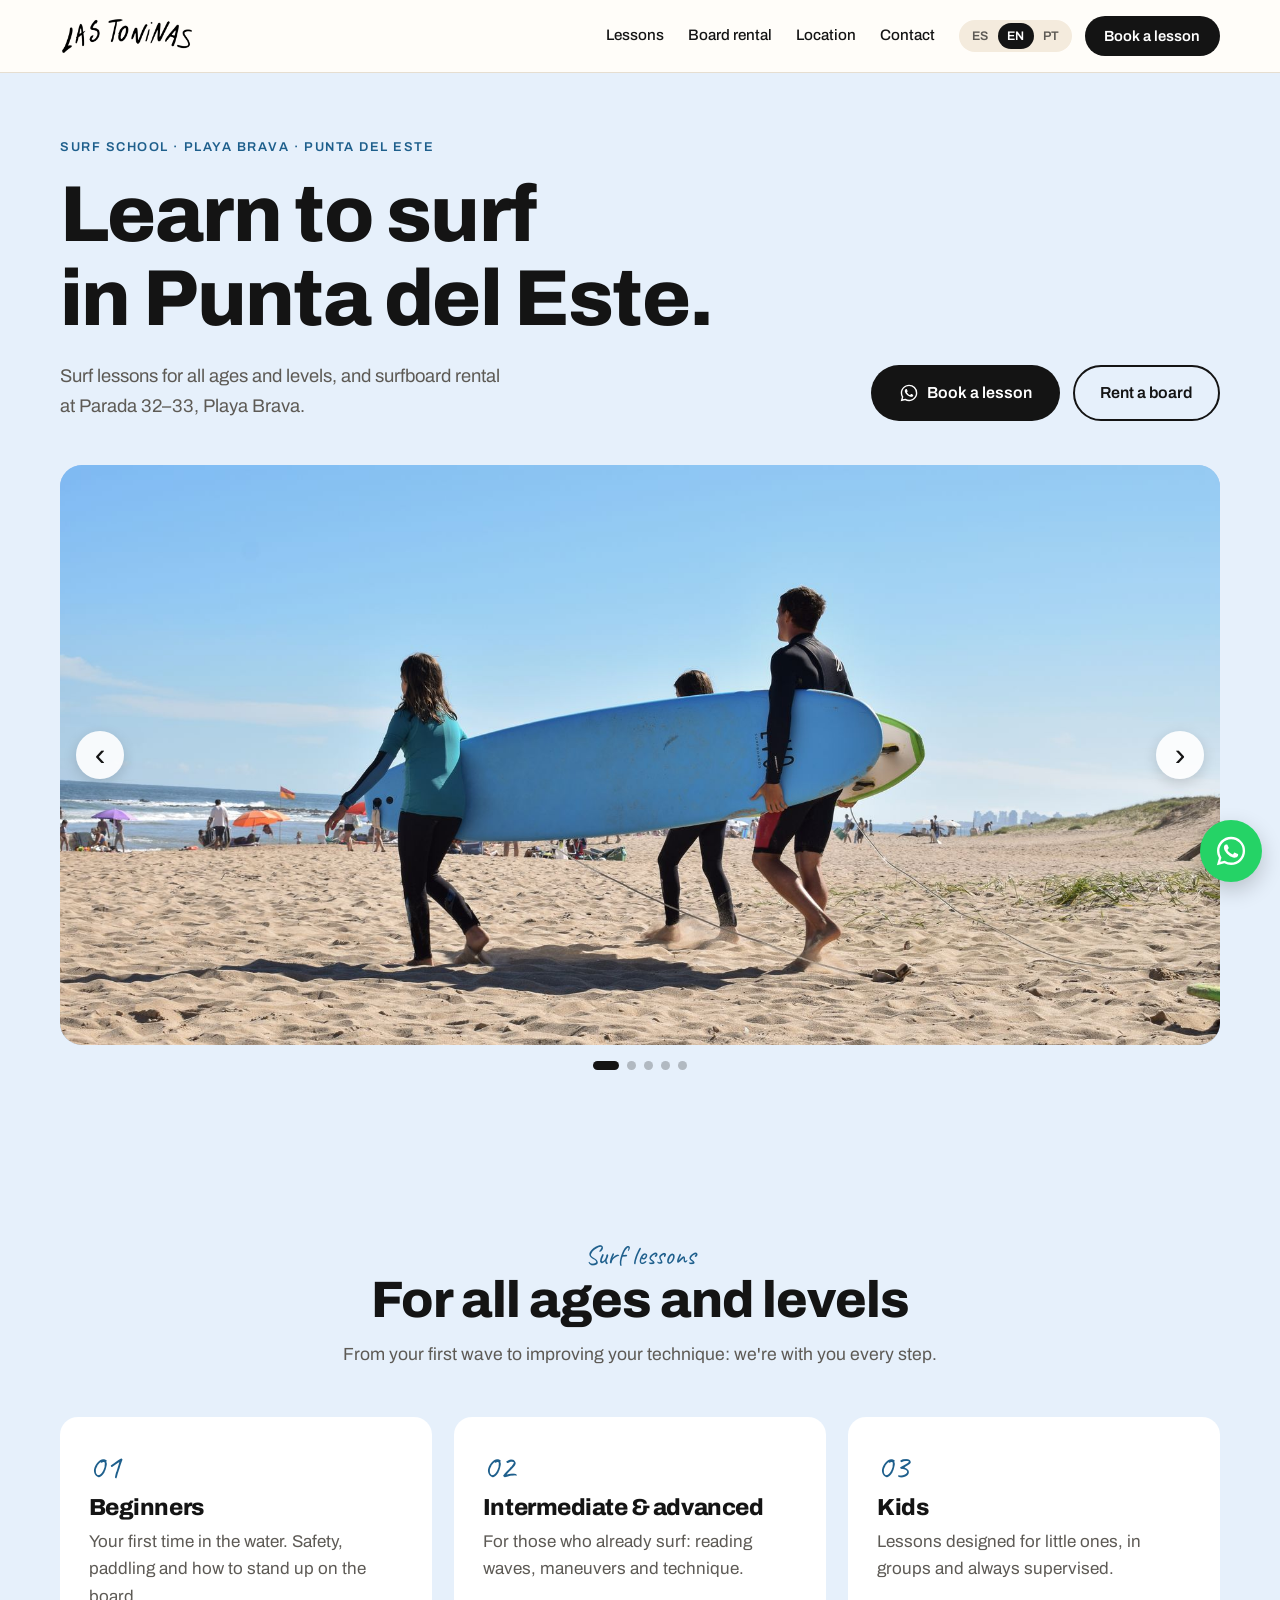
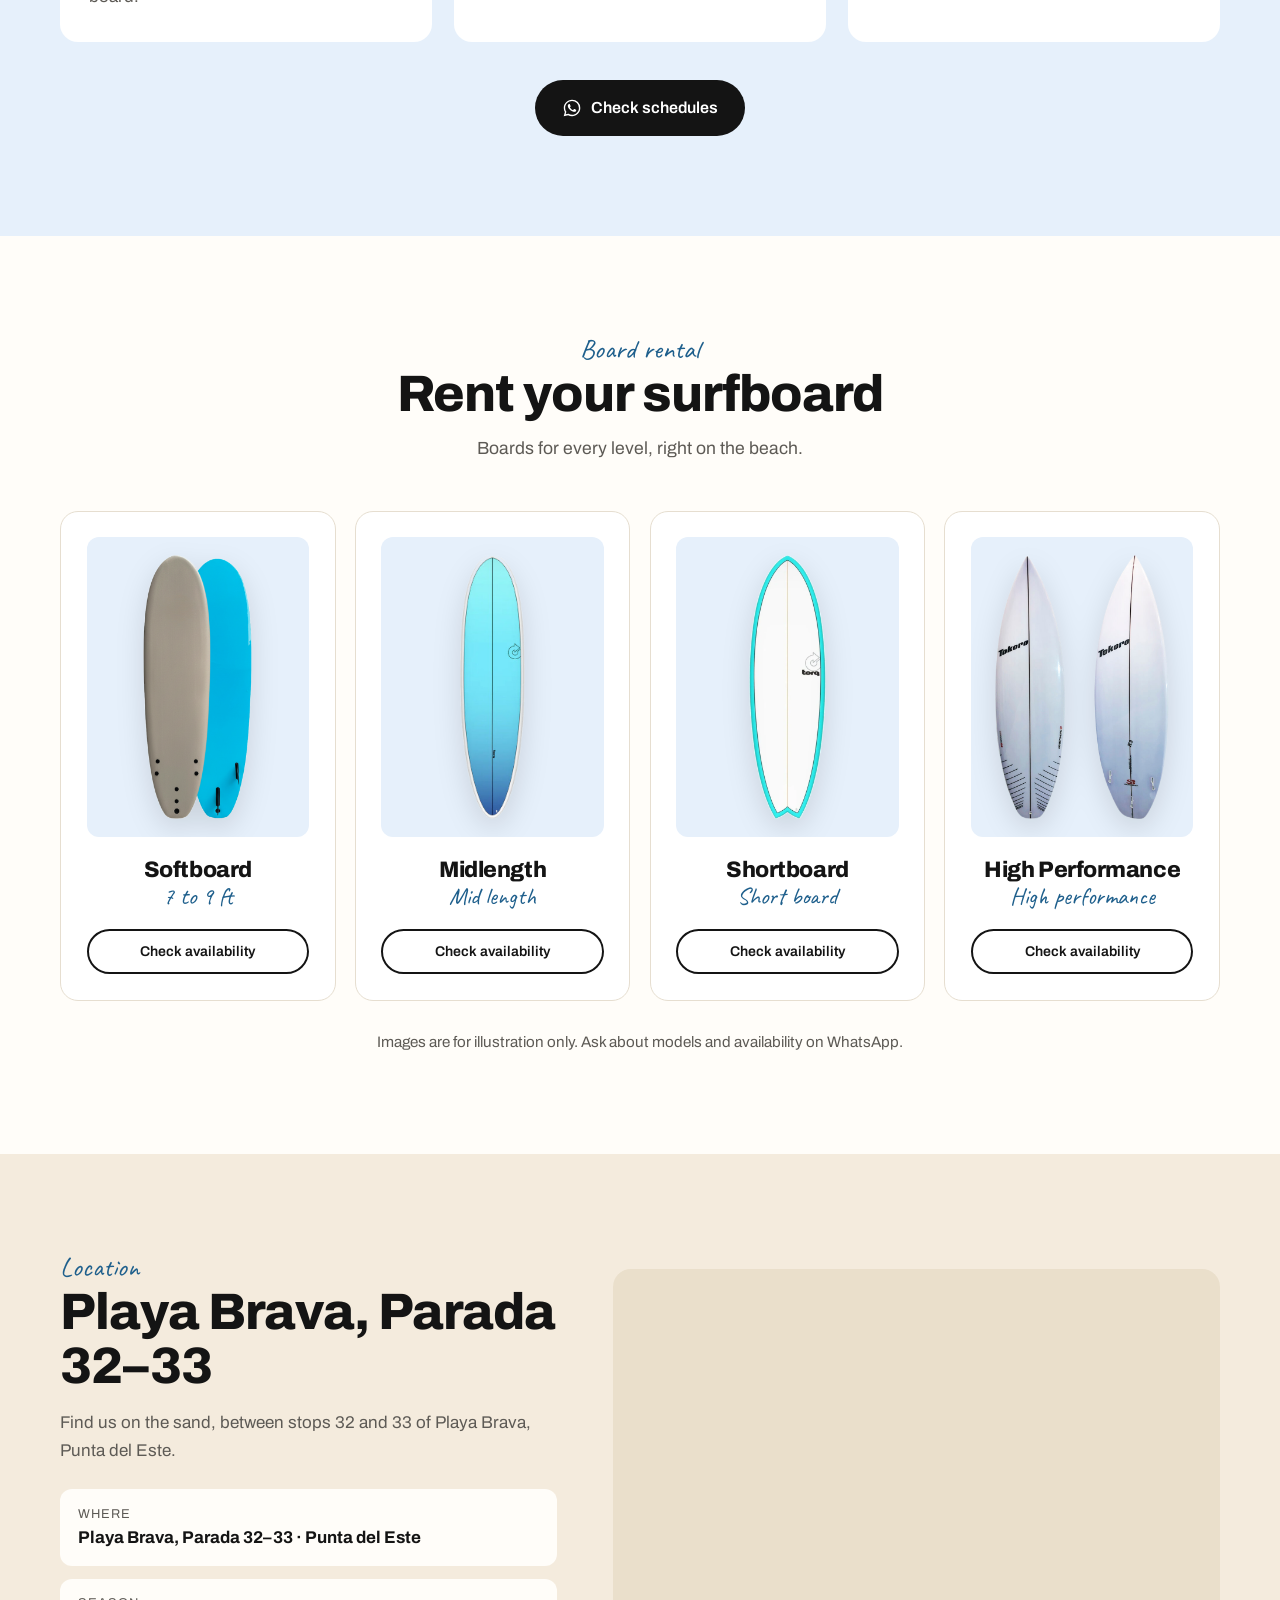
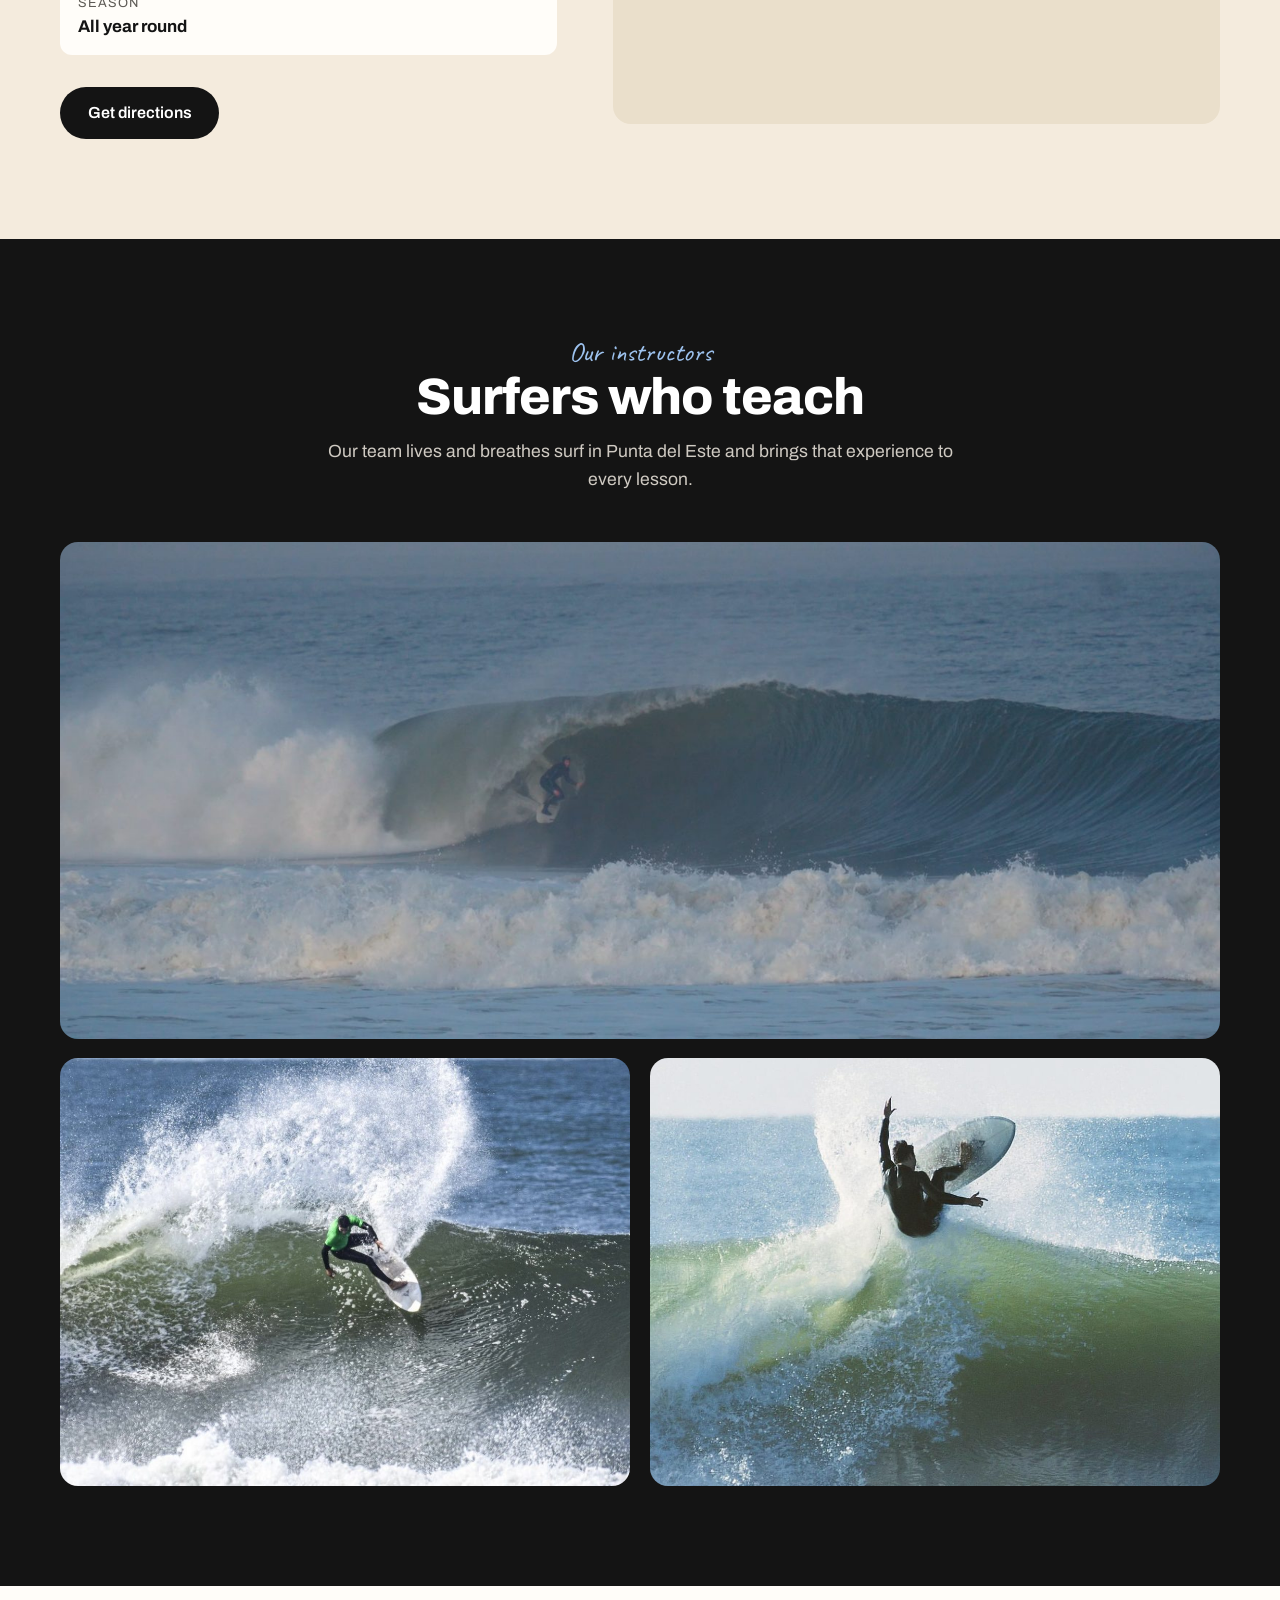
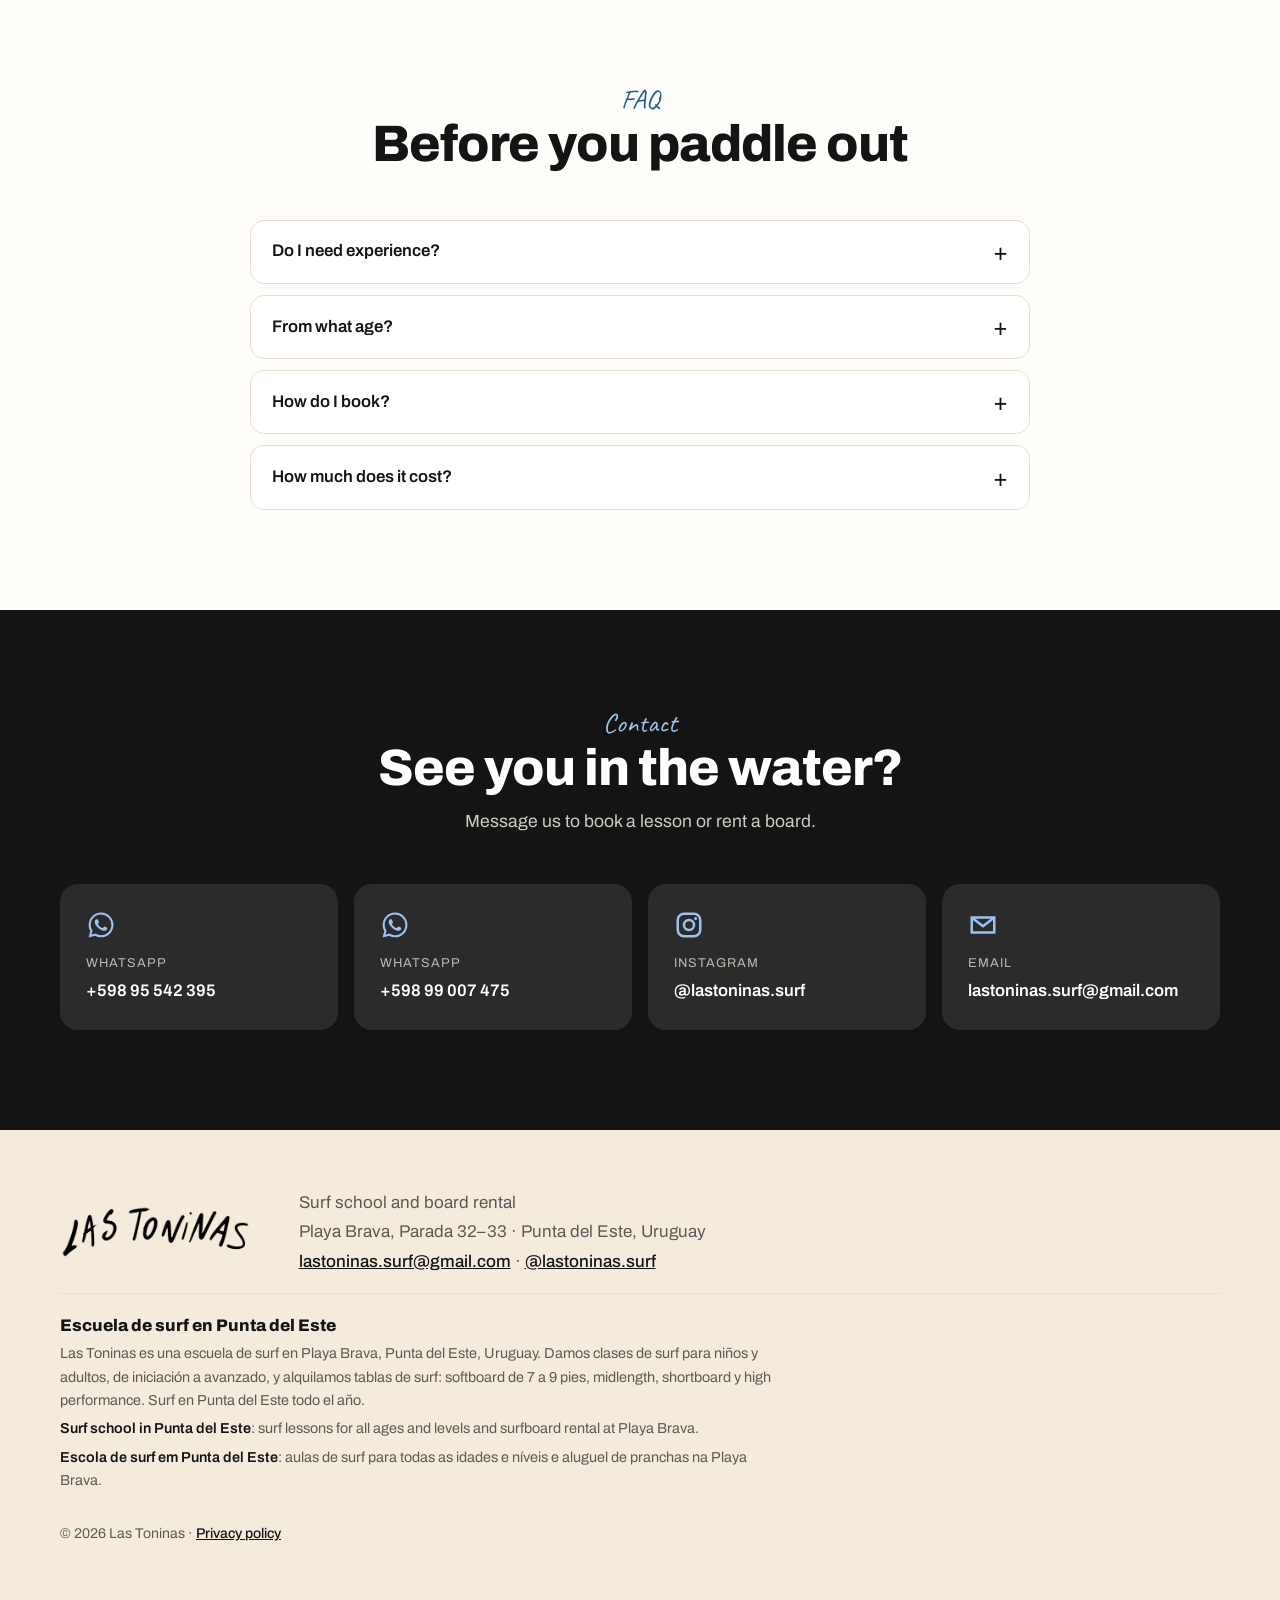
<file: index.html>
<!doctype html>
<html lang="es">
<head>
  <meta charset="utf-8">
  <meta name="viewport" content="width=device-width, initial-scale=1">
  <title>Escuela de Surf en Punta del Este | Clases y alquiler de tablas | Las Toninas</title>
  <meta name="description" content="Escuela de surf Las Toninas en Playa Brava, Parada 32-33, Punta del Este. Clases de surf para todas las edades y niveles y alquiler de tablas: softboard, midlength, shortboard y high performance. Surf school · aula de surf.">
  <link rel="canonical" href="https://lastoninassurf.com/">
  <meta name="robots" content="index, follow">
  <meta name="google-site-verification" content="YRKwHQlvH_8i4Ht92cx9D9zohZormgf0z20bgKpnIM8" />
  <meta name="theme-color" content="#9DC2EE">
  <meta property="og:title" content="Las Toninas | Escuela de surf en Punta del Este">
  <meta property="og:description" content="Clases de surf para todas las edades y niveles y alquiler de tablas en Playa Brava, Punta del Este.">
  <meta property="og:image" content="https://lastoninassurf.com/og-logo.jpg">
  <meta property="og:url" content="https://lastoninassurf.com/">
  <meta property="og:type" content="website">
  <meta property="og:locale" content="es_UY">
  <meta property="og:image:width" content="1200">
  <meta property="og:image:height" content="630">
  <meta name="twitter:card" content="summary_large_image">
  <link rel="icon" type="image/png" href="/favicon.png">
  <link rel="apple-touch-icon" href="/apple-touch-icon.png">
  <link rel="preconnect" href="https://fonts.googleapis.com">
  <link rel="preconnect" href="https://fonts.gstatic.com" crossorigin>
  <link href="https://fonts.googleapis.com/css2?family=Archivo:wght@400;500;600;800&family=Caveat:wght@600&display=swap" rel="stylesheet">
  <link rel="stylesheet" href="/styles.css">
  <script type="application/ld+json">
  {
    "@context": "https://schema.org",
    "@type": "SportsActivityLocation",
    "@id": "https://lastoninassurf.com/#escuela",
    "name": "Las Toninas · Escuela de Surf",
    "alternateName": "Escuela de Surf Las Toninas",
    "description": "Escuela de surf en Playa Brava, Punta del Este. Clases de surf para todas las edades y niveles y alquiler de tablas (softboard, midlength, shortboard y high performance).",
    "url": "https://lastoninassurf.com/",
    "image": "https://lastoninassurf.com/og-logo.jpg",
    "logo": "https://lastoninassurf.com/icon-512.png",
    "telephone": ["+59895542395", "+59899007475"],
    "email": "lastoninas.surf@gmail.com",
    "address": {"@type": "PostalAddress", "streetAddress": "Playa Brava, Parada 32-33", "addressLocality": "Punta del Este", "addressRegion": "Maldonado", "addressCountry": "UY"},
    "sameAs": ["https://instagram.com/lastoninas.surf"],
    "hasMap": "https://maps.app.goo.gl/BaxYKVi4D6pFLLkX6",
    "geo": {"@type": "GeoCoordinates", "latitude": -34.922517, "longitude": -54.874006},
    "knowsLanguage": ["es", "en", "pt"],
    "makesOffer": [
      {"@type": "Offer", "itemOffered": {"@type": "Service", "name": "Clases de surf para todos los niveles"}},
      {"@type": "Offer", "itemOffered": {"@type": "Service", "name": "Clases de surf para niños"}},
      {"@type": "Offer", "itemOffered": {"@type": "Service", "name": "Alquiler de tablas de surf"}}
    ]
  }
  </script>
  <script type="application/ld+json">
  {"@context":"https://schema.org","@type":"FAQPage","mainEntity":[
    {"@type":"Question","name":"¿Necesito experiencia para tomar una clase de surf?","acceptedAnswer":{"@type":"Answer","text":"No. La mayoría de nuestros alumnos se para en una tabla por primera vez con nosotros. Tenemos clases para todas las edades y niveles."}},
    {"@type":"Question","name":"¿Dónde está la escuela de surf?","acceptedAnswer":{"@type":"Answer","text":"En Playa Brava, Parada 32-33, Punta del Este, Uruguay."}},
    {"@type":"Question","name":"¿Qué tablas de surf alquilan?","acceptedAnswer":{"@type":"Answer","text":"Softboards de 7 a 9 pies, midlength, shortboard y high performance. Consultá disponibilidad por WhatsApp."}},
    {"@type":"Question","name":"¿Cuándo funciona la escuela?","acceptedAnswer":{"@type":"Answer","text":"Todo el año."}}
  ]}
  </script>
</head>
<body>

<header class="site-header" id="top">
  <div class="wrap header-inner">
    <a href="#top" class="brand" aria-label="Las Toninas, inicio"><img src="/logo.png" alt="Las Toninas" width="900" height="255"></a>
    <nav class="main-nav" id="mainNav" aria-label="Principal">
      <a href="#clases" data-i18n="nav.classes">Clases</a>
      <a href="#tablas" data-i18n="nav.boards">Alquiler de tablas</a>
      <a href="#ubicacion" data-i18n="nav.where">Ubicación</a>
      <a href="#contacto" data-i18n="nav.contact">Contacto</a>
    </nav>
    <div class="header-actions">
      <div class="lang" role="group" aria-label="Idioma">
        <button type="button" data-lang="es" aria-pressed="true">ES</button>
        <button type="button" data-lang="en">EN</button>
        <button type="button" data-lang="pt">PT</button>
      </div>
      <button class="btn btn-ink btn-sm hide-mobile" type="button" data-wa="clase" data-i18n="cta.book">Reservá tu clase</button>
      <button class="menu-toggle" type="button" aria-label="Menú" aria-expanded="false" aria-controls="mainNav"><span></span><span></span></button>
    </div>
  </div>
</header>

<main>

<section class="hero">
  <div class="wrap hero-content">
    <p class="eyebrow" data-i18n="hero.eyebrow">Escuela de surf · Playa Brava · Punta del Este</p>
    <h1 data-i18n-html="hero.title">Aprendé a surfear<br>en Punta del Este.</h1>
    <div class="hero-row">
      <p class="lead" data-i18n="hero.lead">Clases de surf para todas las edades y niveles, y alquiler de tablas en la Parada 32–33 de La Brava.</p>
      <div class="hero-ctas">
        <button class="btn btn-ink" type="button" data-wa="clase">
          <svg class="ico" viewBox="0 0 24 24" aria-hidden="true"><use href="#i-wa"/></svg>
          <span data-i18n="cta.book">Reservá tu clase</span>
        </button>
        <a class="btn btn-outline-ink" href="#tablas" data-i18n="cta.boards">Alquilar una tabla</a>
      </div>
    </div>
  </div>
  <div class="wrap">
    <div class="carousel" aria-roledescription="carrusel" aria-label="Fotos de Las Toninas">
      <div class="car-track">
        <div class="car-slide"><img src="/foto-playa.jpg" alt="Instructor y alumnas de Las Toninas caminando con una tabla de surf en Playa Brava" style="--pos:60% 62%;--pos-m:62% 70%"></div>
        <div class="car-slide"><img src="/alumnos-2.jpg" alt="Alumnos adultos de Las Toninas con tablas softboard en Playa Brava" style="--pos:50% 62%;--pos-m:50% 70%" loading="lazy"></div>
        <div class="car-slide"><img src="/alumna-ola.jpg" alt="Alumna de Las Toninas surfeando una ola en Playa Brava, Punta del Este" style="--pos:45% 60%;--pos-m:42% 60%" loading="lazy"></div>
        <div class="car-slide"><img src="/alumnos-3.jpg" alt="Alumna parándose en la tabla durante una clase de surf en Punta del Este" style="--pos:50% 66%;--pos-m:50% 68%" loading="lazy"></div>
        <div class="car-slide"><img src="/alumnos-1.jpg" alt="Alumnos de la escuela de surf Las Toninas con sus tablas en Playa Brava" style="--pos:50% 55%;--pos-m:50% 60%" loading="lazy"></div>
      </div>
      <button class="car-arrow car-prev" type="button" aria-label="Foto anterior">&#8249;</button>
      <button class="car-arrow car-next" type="button" aria-label="Foto siguiente">&#8250;</button>
    </div>
    <div class="car-dots" role="group" aria-label="Fotos">
        <button type="button" aria-label="Foto 1" aria-current="true"></button>
        <button type="button" aria-label="Foto 2"></button>
        <button type="button" aria-label="Foto 3"></button>
        <button type="button" aria-label="Foto 4"></button>
        <button type="button" aria-label="Foto 5"></button>
    </div>
  </div>
</section>


<section class="section section-sky" id="clases">
  <div class="wrap">
    <header class="section-head">
      <p class="kicker" data-i18n="cl.kicker">Clases de surf</p>
      <h2 data-i18n="cl.title">Para todas las edades y niveles</h2>
      <p data-i18n="cl.sub">De tu primera ola a mejorar tu técnica: te acompañamos en cada paso.</p>
    </header>
    <div class="class-cards">
      <article class="class-card">
        <span class="num">01</span>
        <h3 data-i18n="cl.c1t">Iniciación</h3>
        <p data-i18n="cl.c1">Tu primera vez en el agua. Seguridad, remada y cómo pararte en la tabla.</p>
      </article>
      <article class="class-card">
        <span class="num">02</span>
        <h3 data-i18n="cl.c2t">Intermedio y avanzado</h3>
        <p data-i18n="cl.c2">Para quienes ya surfean: lectura de olas, maniobras y mejorar la técnica.</p>
      </article>
      <article class="class-card">
        <span class="num">03</span>
        <h3 data-i18n="cl.c3t">Niños</h3>
        <p data-i18n="cl.c3">Clases pensadas para los más chicos, en grupo y siempre acompañados.</p>
      </article>
    </div>
    <div class="center"><button class="btn btn-ink" type="button" data-wa="clase">
      <svg class="ico" viewBox="0 0 24 24" aria-hidden="true"><use href="#i-wa"/></svg>
      <span data-i18n="cta.classInfo">Consultar horarios</span></button></div>
  </div>
</section>

<section class="section" id="tablas">
  <div class="wrap">
    <header class="section-head">
      <p class="kicker" data-i18n="bd.kicker">Alquiler de tablas</p>
      <h2 data-i18n="bd.title">Alquilá tu tabla de surf</h2>
      <p data-i18n="bd.sub">Tablas para cada nivel, en la playa.</p>
    </header>
    <div class="board-cards">
      <article class="board-card">
        <div class="board-img"><img src="/tabla-softboard.png" alt="Tabla de surf softboard" loading="lazy"></div>
        <h3>Softboard</h3>
        <p class="size" data-i18n="bd.b1s">7 a 9 pies</p>
        <button class="btn btn-outline" type="button" data-wa="softboard" data-i18n="cta.avail">Consultar disponibilidad</button>
      </article>
      <article class="board-card">
        <div class="board-img"><img src="/tabla-midlength.png" alt="Tabla de surf midlength" loading="lazy"></div>
        <h3>Midlength</h3>
        <p class="size" data-i18n="bd.b2s">Largo medio</p>
        <button class="btn btn-outline" type="button" data-wa="midlength" data-i18n="cta.avail">Consultar disponibilidad</button>
      </article>
      <article class="board-card">
        <div class="board-img"><img src="/tabla-shortboard.png" alt="Tabla de surf shortboard" loading="lazy"></div>
        <h3>Shortboard</h3>
        <p class="size" data-i18n="bd.b3s">Tabla corta</p>
        <button class="btn btn-outline" type="button" data-wa="shortboard" data-i18n="cta.avail">Consultar disponibilidad</button>
      </article>
      <article class="board-card">
        <div class="board-img"><img src="/tabla-highperformance.png" alt="Tabla de surf high performance" loading="lazy"></div>
        <h3>High Performance</h3>
        <p class="size" data-i18n="bd.b4s">Alto rendimiento</p>
        <button class="btn btn-outline" type="button" data-wa="highperformance" data-i18n="cta.avail">Consultar disponibilidad</button>
      </article>
    </div>
    <p class="note" data-i18n="bd.note">Las imágenes son ilustrativas. Consultá modelos y disponibilidad por WhatsApp.</p>
  </div>
</section>

<section class="section section-sand" id="ubicacion">
  <div class="wrap where-grid">
    <div>
      <p class="kicker" data-i18n="wh.kicker">Ubicación</p>
      <h2 data-i18n="wh.title">Playa Brava, Parada 32–33</h2>
      <p data-i18n="wh.p">Nos encontrás en la arena, entre las paradas 32 y 33 de la Playa Brava, en Punta del Este.</p>
      <ul class="info">
        <li><span data-i18n="wh.l1">Dónde</span><strong>Playa Brava, Parada 32–33 · Punta del Este</strong></li>
        <li><span data-i18n="wh.l2">Temporada</span><strong data-i18n="wh.season">Todo el año</strong></li>
      </ul>
      <a class="btn btn-ink" href="https://maps.app.goo.gl/BaxYKVi4D6pFLLkX6" target="_blank" rel="noopener" data-i18n="wh.map">Cómo llegar</a>
    </div>
    <div class="map">
      <iframe title="Mapa: Playa Brava, Parada 33, Punta del Este" loading="lazy" referrerpolicy="no-referrer-when-downgrade"
        src="https://www.google.com/maps?q=-34.922517,-54.874006&z=15&output=embed"></iframe>
    </div>
  </div>
</section>

<section class="section section-ink instructors" id="instructores">
  <div class="wrap">
    <header class="section-head on-dark">
      <p class="kicker" data-i18n="in.kicker">Nuestros instructores</p>
      <h2 data-i18n="in.title">Surfistas que enseñan</h2>
      <p data-i18n="in.sub">Nuestro equipo vive el surf en Punta del Este y comparte esa experiencia en cada clase.</p>
    </header>
    <div class="inst-grid">
      <figure class="inst-big"><img src="/instructor-tubo.jpg" alt="Instructor de Las Toninas surfeando un tubo en Punta del Este" width="1600" height="897" loading="lazy"></figure>
      <figure><img src="/instructor-maniobra.jpg" alt="Instructor de Las Toninas haciendo una maniobra en una ola" loading="lazy" style="object-position:45% 40%"></figure>
      <figure><img src="/instructor-aereo.jpg" alt="Instructor de Las Toninas haciendo un aéreo en Playa Brava" loading="lazy" style="object-position:50% 40%"></figure>
    </div>
  </div>
</section>

<section class="section" id="faq">
  <div class="wrap narrow">
    <header class="section-head">
      <p class="kicker" data-i18n="faq.kicker">Preguntas frecuentes</p>
      <h2 data-i18n="faq.title">Antes de meterte al agua</h2>
    </header>
    <div class="faq">
      <details><summary data-i18n="faq.q1">¿Necesito experiencia?</summary><p data-i18n="faq.a1">No. La mayoría de nuestros alumnos se para en una tabla por primera vez con nosotros.</p></details>
      <details><summary data-i18n="faq.q2">¿Desde qué edad pueden tomar clases?</summary><p data-i18n="faq.a2">Tenemos clases para chicos y grandes. Escribinos y te recomendamos la clase ideal.</p></details>
      <details><summary data-i18n="faq.q3">¿Cómo reservo?</summary><p data-i18n="faq.a3">Por WhatsApp: contanos cuántas personas son, el nivel y el día que te queda bien.</p></details>
      <details><summary data-i18n="faq.q4">¿Cuánto cuesta?</summary><p data-i18n="faq.a4">Escribinos y te pasamos las tarifas vigentes de clases y alquiler de tablas.</p></details>
    </div>
  </div>
</section>

<section class="section section-ink" id="contacto">
  <div class="wrap">
    <header class="section-head on-dark">
      <p class="kicker" data-i18n="ct.kicker">Contacto</p>
      <h2 data-i18n="ct.title">¿Nos vemos en el agua?</h2>
      <p data-i18n="ct.sub">Escribinos para reservar tu clase o alquilar una tabla.</p>
    </header>
    <div class="contact-grid">
      <a class="contact-card" href="https://wa.me/59895542395" data-wa-link="59895542395" target="_blank" rel="noopener">
        <svg class="ico" viewBox="0 0 24 24" aria-hidden="true"><use href="#i-wa"/></svg><span class="c-label">WhatsApp</span><span class="c-value">+598 95 542 395</span></a>
      <a class="contact-card" href="https://wa.me/59899007475" data-wa-link="59899007475" target="_blank" rel="noopener">
        <svg class="ico" viewBox="0 0 24 24" aria-hidden="true"><use href="#i-wa"/></svg><span class="c-label">WhatsApp</span><span class="c-value">+598 99 007 475</span></a>
      <a class="contact-card" href="https://instagram.com/lastoninas.surf" target="_blank" rel="noopener">
        <svg class="ico" viewBox="0 0 24 24" aria-hidden="true"><use href="#i-ig"/></svg><span class="c-label">Instagram</span><span class="c-value">@lastoninas.surf</span></a>
      <a class="contact-card" href="mailto:lastoninas.surf@gmail.com">
        <svg class="ico" viewBox="0 0 24 24" aria-hidden="true"><use href="#i-mail"/></svg><span class="c-label">Email</span><span class="c-value">lastoninas.surf@gmail.com</span></a>
    </div>
  </div>
</section>

</main>

<footer class="site-footer">
  <div class="wrap footer-inner">
    <img src="/logo.png" alt="Las Toninas" class="footer-logo" width="900" height="255">
    <div class="footer-info">
      <p data-i18n="ft.tag">Escuela de surf y alquiler de tablas</p>
      <p>Playa Brava, Parada 32–33 · Punta del Este, Uruguay</p>
      <p><a href="mailto:lastoninas.surf@gmail.com">lastoninas.surf@gmail.com</a> · <a href="https://instagram.com/lastoninas.surf" target="_blank" rel="noopener">@lastoninas.surf</a></p>
    </div>
    <div class="seo-block">
      <h2>Escuela de surf en Punta del Este</h2>
      <p>Las Toninas es una escuela de surf en Playa Brava, Punta del Este, Uruguay. Damos clases de surf para niños y adultos, de iniciación a avanzado, y alquilamos tablas de surf: softboard de 7 a 9 pies, midlength, shortboard y high performance. Surf en Punta del Este todo el año.</p>
      <p lang="en"><strong>Surf school in Punta del Este</strong>: surf lessons for all ages and levels and surfboard rental at Playa Brava.</p>
      <p lang="pt"><strong>Escola de surf em Punta del Este</strong>: aulas de surf para todas as idades e níveis e aluguel de pranchas na Playa Brava.</p>
    </div>
    <p class="legal">© <span id="year">2026</span> Las Toninas · <a href="/privacidad" data-i18n="ft.privacy">Política de privacidad</a></p>
  </div>
</footer>

<div class="wa-float">
  <div class="wa-panel" id="waPanel" hidden>
    <p data-i18n="wa.pick">¿Con quién querés hablar?</p>
    <a href="https://wa.me/59895542395" data-wa-link="59895542395" target="_blank" rel="noopener">+598 95 542 395</a>
    <a href="https://wa.me/59899007475" data-wa-link="59899007475" target="_blank" rel="noopener">+598 99 007 475</a>
  </div>
  <button class="wa-btn" type="button" aria-label="WhatsApp" aria-expanded="false" aria-controls="waPanel"><svg viewBox="0 0 24 24" aria-hidden="true"><use href="#i-wa"/></svg></button>
</div>

<svg width="0" height="0" style="position:absolute" aria-hidden="true">
  <symbol id="i-wa" viewBox="0 0 24 24"><path fill="currentColor" d="M12.04 2C6.58 2 2.13 6.45 2.13 11.91c0 1.75.46 3.45 1.32 4.95L2.05 22l5.25-1.38a9.9 9.9 0 0 0 4.74 1.21h.01c5.46 0 9.9-4.45 9.9-9.91A9.9 9.9 0 0 0 12.04 2Zm0 18.15h-.01a8.2 8.2 0 0 1-4.19-1.15l-.3-.18-3.12.82.83-3.04-.2-.31a8.23 8.23 0 0 1-1.26-4.38c0-4.54 3.7-8.24 8.25-8.24a8.24 8.24 0 0 1 8.24 8.25c0 4.54-3.7 8.23-8.24 8.23Zm4.52-6.16c-.25-.12-1.47-.72-1.69-.81-.23-.08-.39-.12-.56.13-.17.25-.64.81-.78.97-.14.17-.29.19-.54.06-.25-.12-1.05-.39-1.99-1.23-.74-.66-1.23-1.47-1.38-1.72-.14-.25-.02-.38.11-.51.11-.11.25-.29.37-.43.13-.15.17-.25.25-.42.08-.17.04-.31-.02-.43-.06-.12-.56-1.34-.76-1.84-.2-.48-.41-.42-.56-.43h-.48a.92.92 0 0 0-.67.31c-.23.25-.87.85-.87 2.07 0 1.22.89 2.4 1.02 2.57.12.17 1.75 2.67 4.23 3.74.59.26 1.05.41 1.41.52.59.19 1.13.16 1.56.1.48-.07 1.47-.6 1.67-1.18.21-.58.21-1.07.14-1.18-.06-.1-.22-.16-.47-.28Z"/></symbol>
  <symbol id="i-mail" viewBox="0 0 24 24"><path fill="none" stroke="currentColor" stroke-width="2" d="M3 6h18v12H3z M3 6l9 7 9-7"/></symbol>
  <symbol id="i-ig" viewBox="0 0 24 24"><rect x="3" y="3" width="18" height="18" rx="5" fill="none" stroke="currentColor" stroke-width="2"/><circle cx="12" cy="12" r="4" fill="none" stroke="currentColor" stroke-width="2"/><circle cx="17.3" cy="6.7" r="1.2" fill="currentColor"/></symbol>
</svg>

<script src="/script.js"></script>
</body>
</html>
</file>
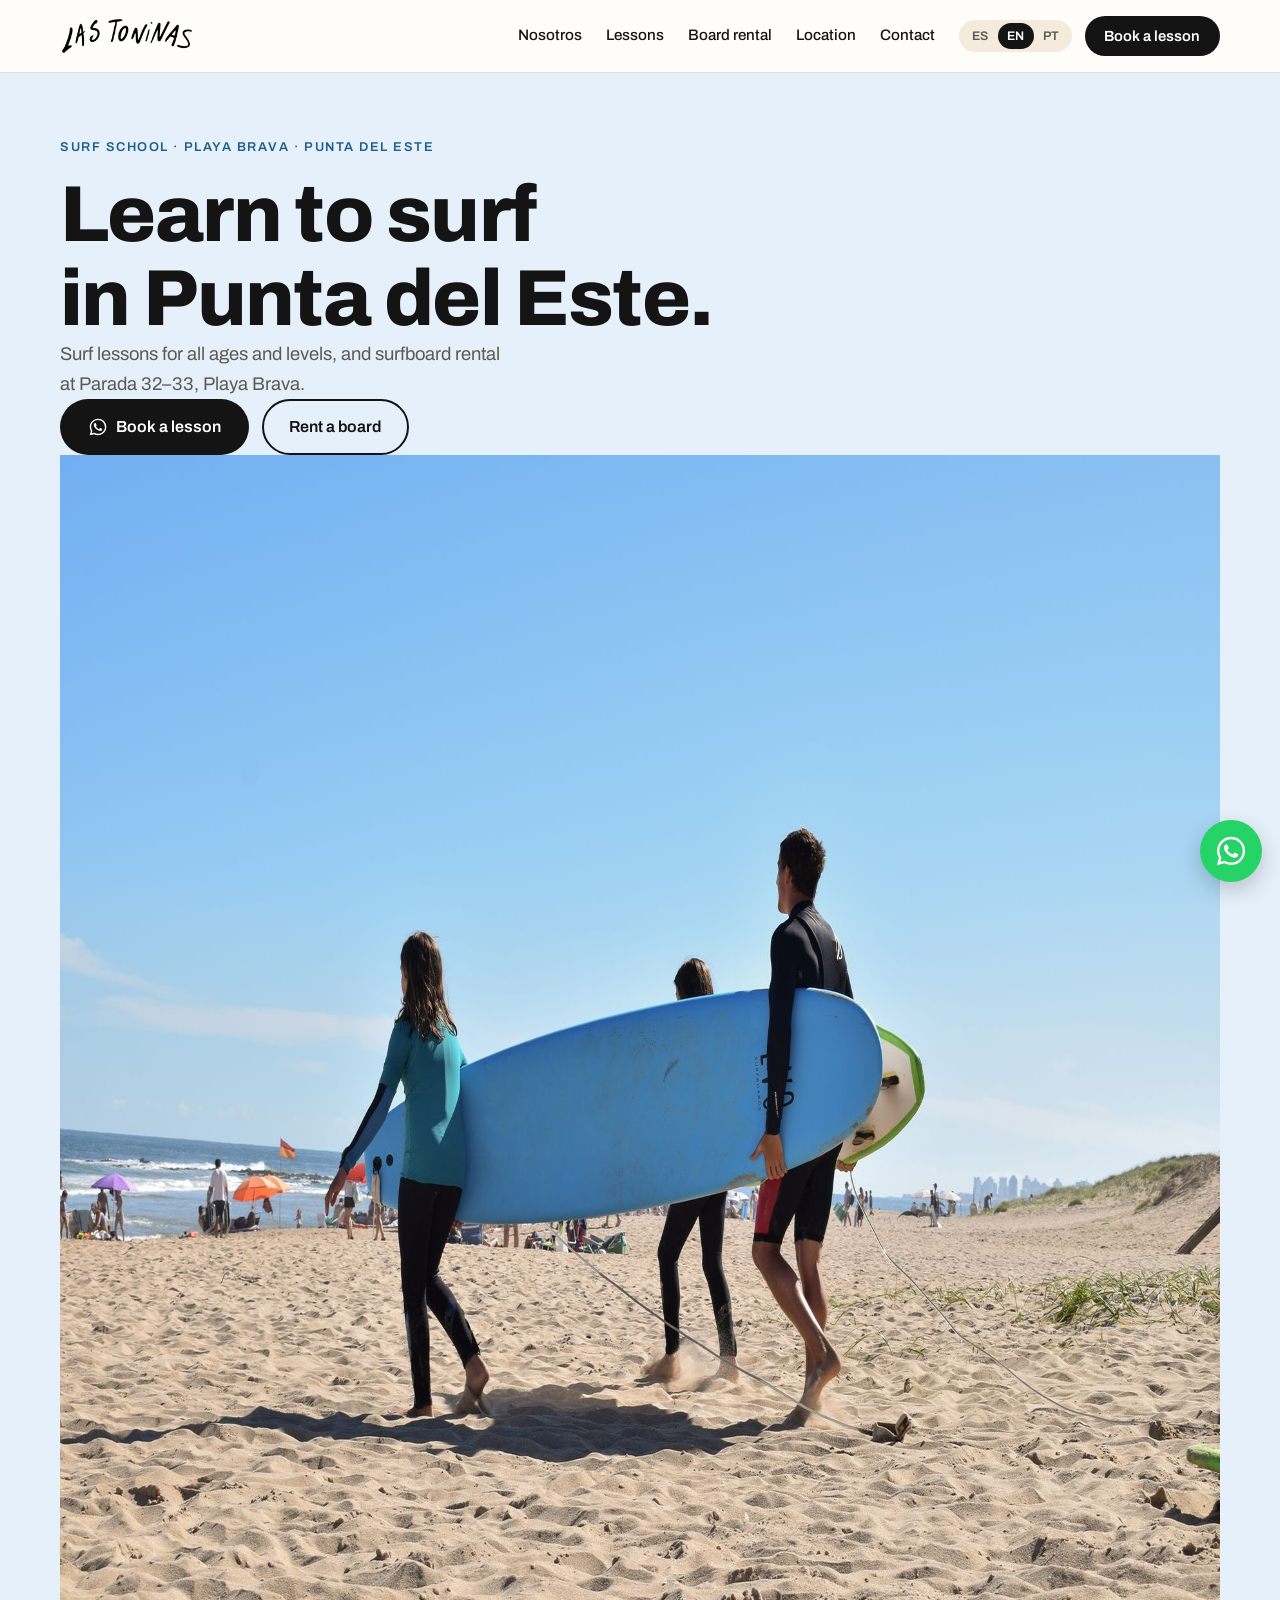
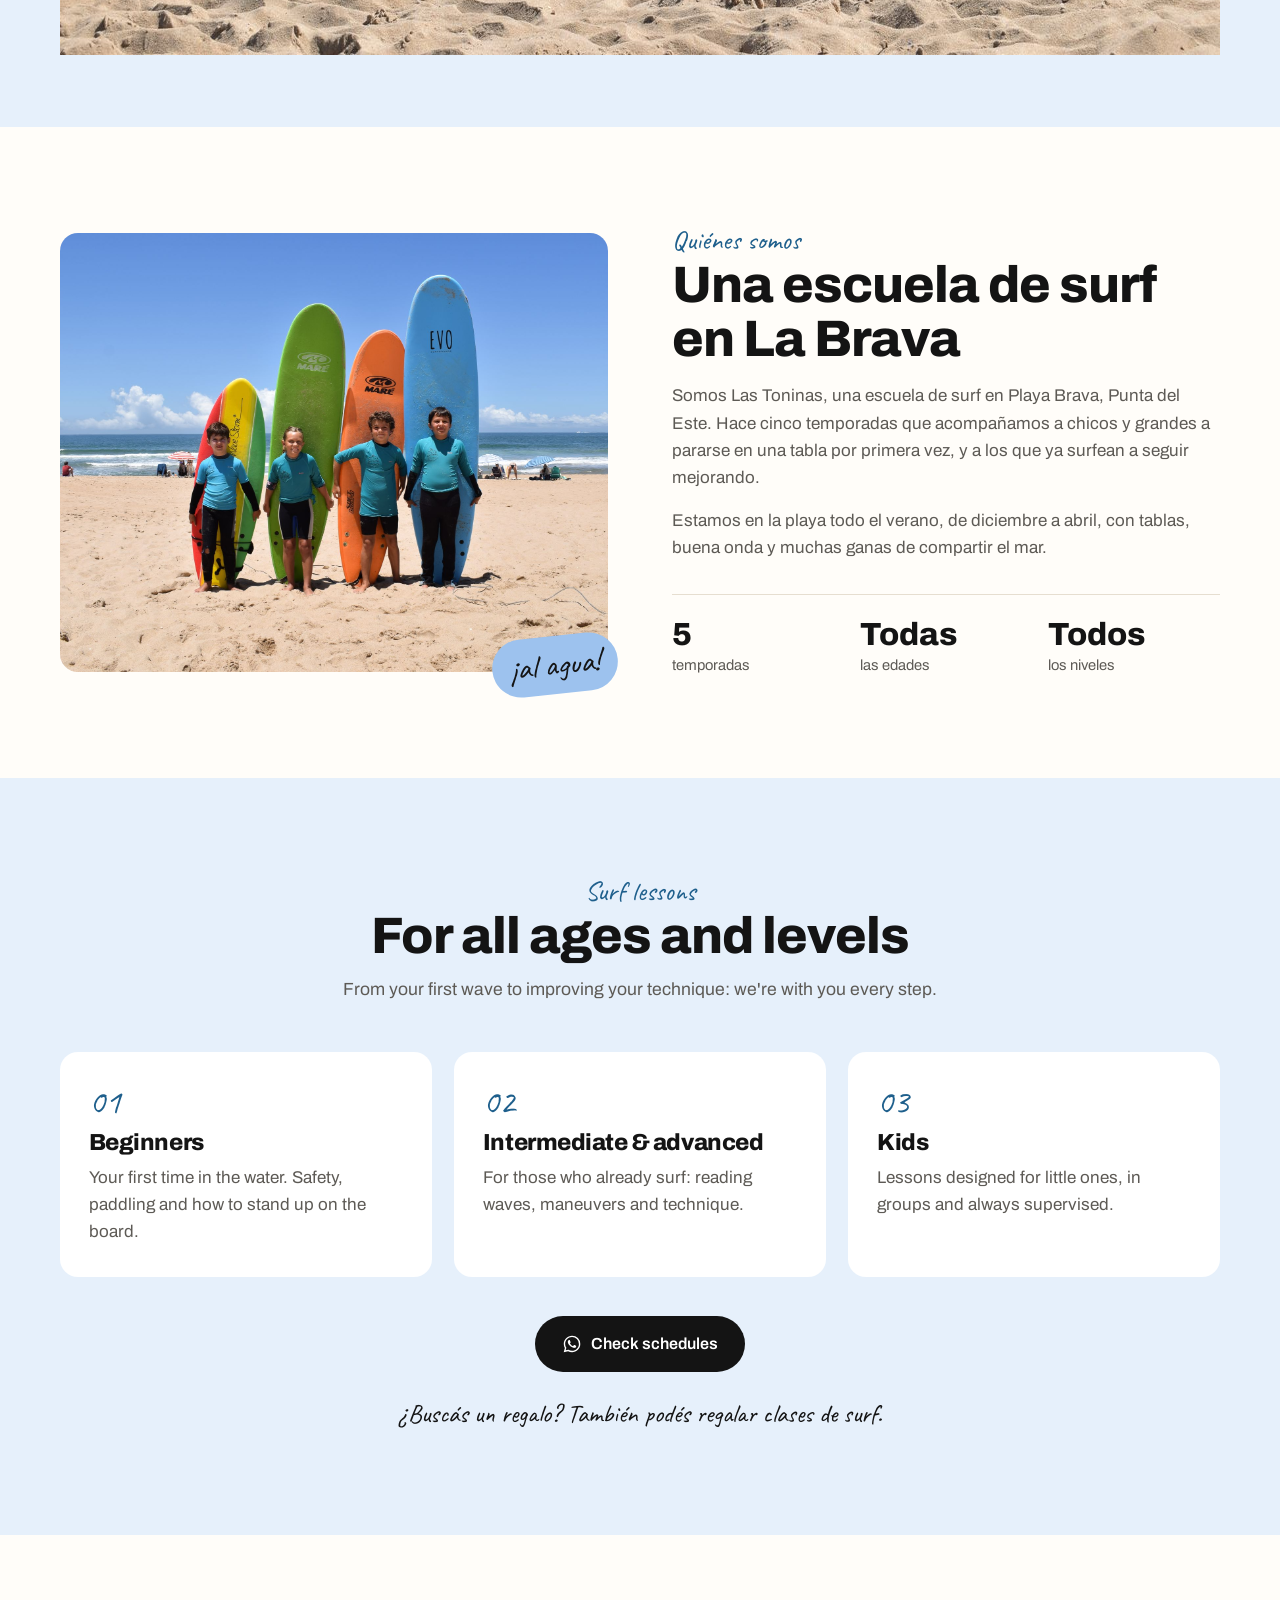
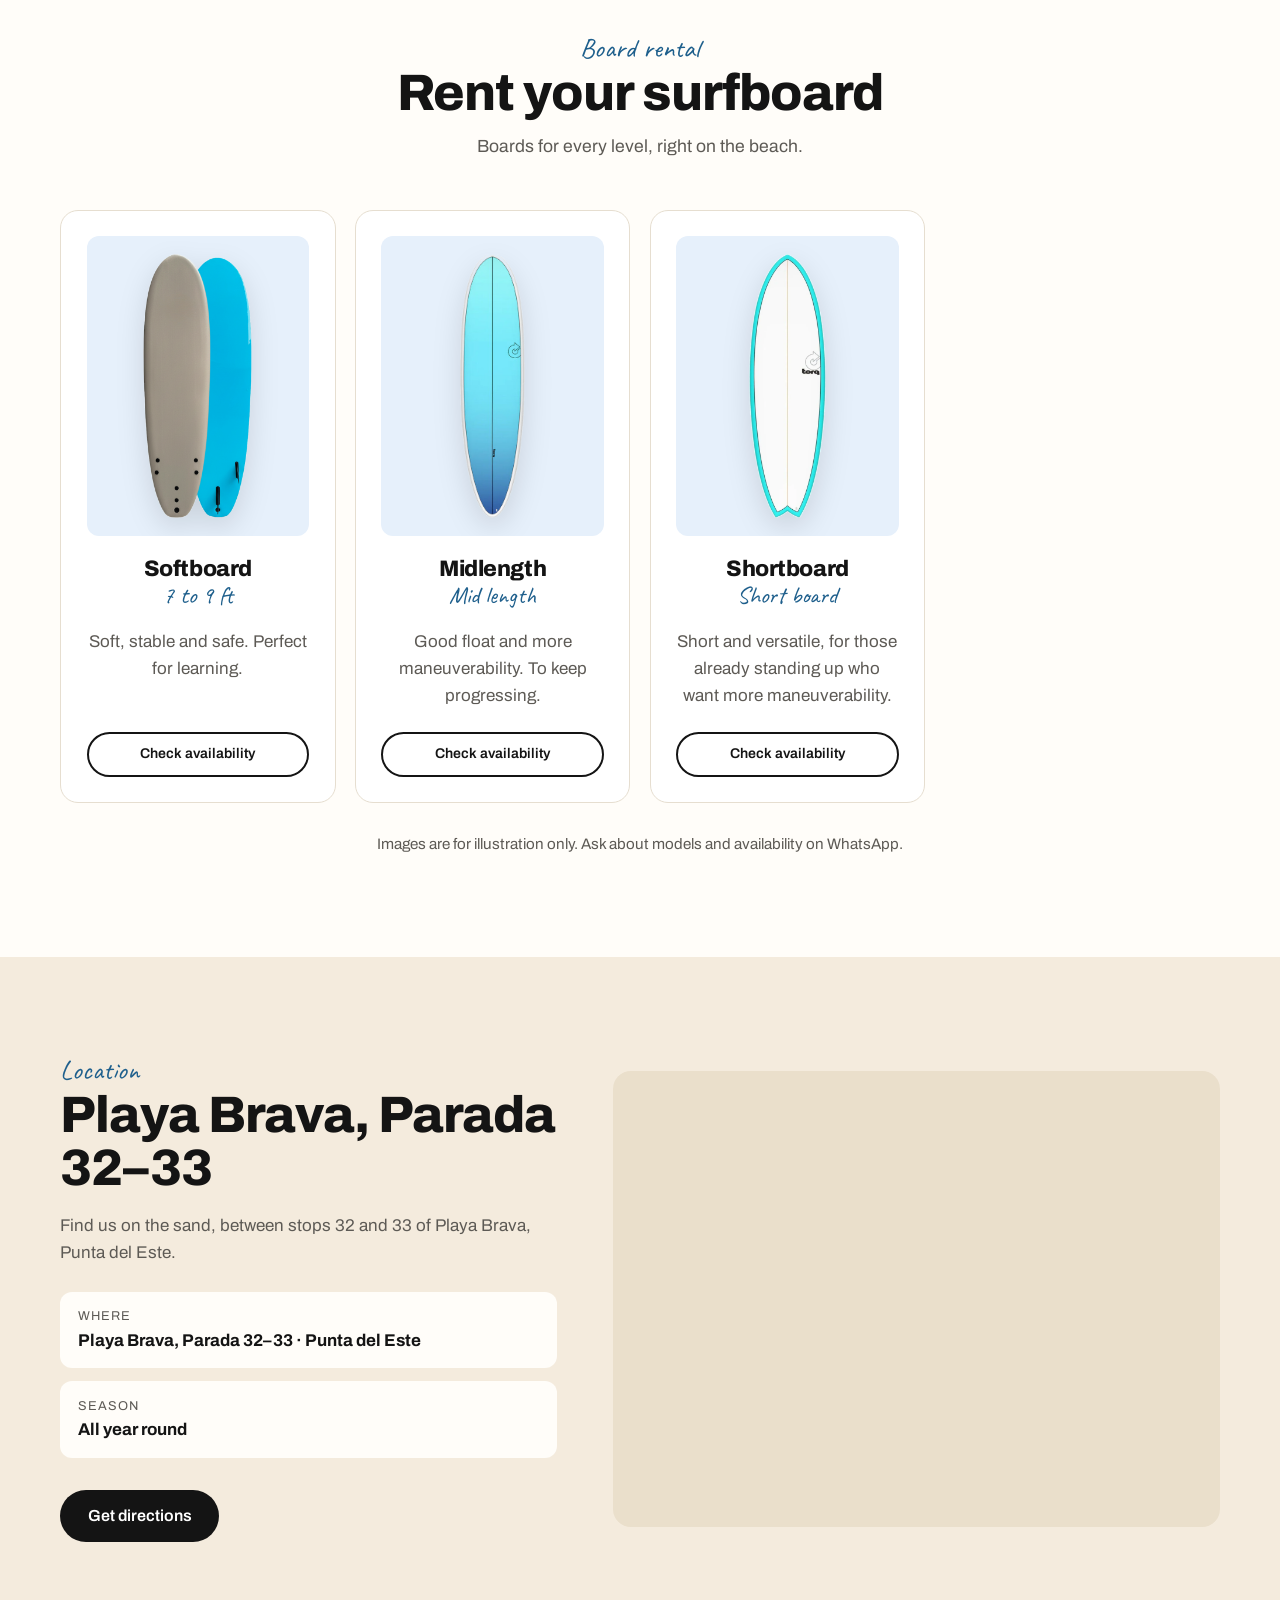
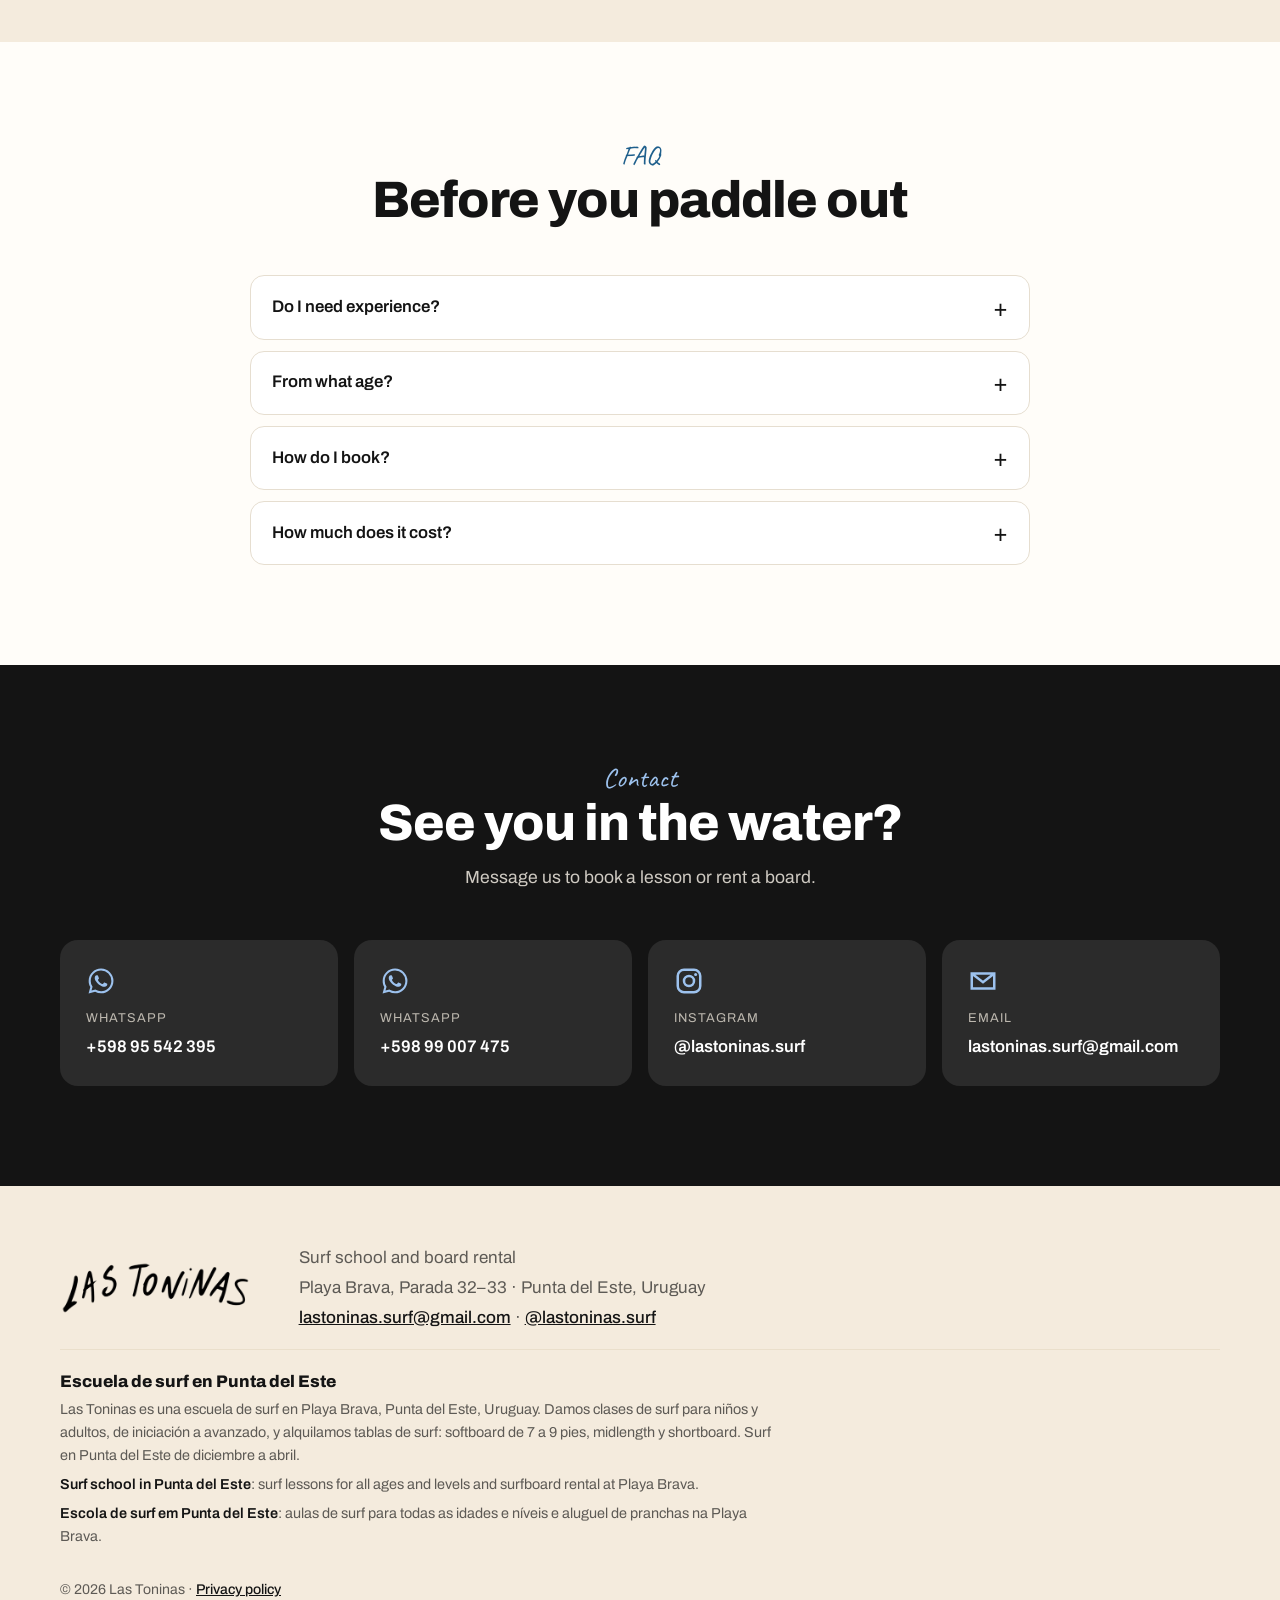
<file: index 5.html>
<!doctype html>
<html lang="es">
<head>
  <meta charset="utf-8">
  <meta name="viewport" content="width=device-width, initial-scale=1">
  <title>Escuela de Surf en Punta del Este | Clases y alquiler de tablas | Las Toninas</title>
  <meta name="description" content="Escuela de surf Las Toninas en Playa Brava, Parada 32-33, Punta del Este. Clases de surf para todas las edades y niveles y alquiler de tablas: softboard, midlength y shortboard. Surf school · aula de surf.">
  <link rel="canonical" href="https://lastoninassurf.com/">
  <meta name="robots" content="index, follow">
  <meta name="google-site-verification" content="YRKwHQlvH_8i4Ht92cx9D9zohZormgf0z20bgKpnIM8" />
  <meta name="theme-color" content="#9DC2EE">
  <meta property="og:title" content="Las Toninas | Escuela de surf en Punta del Este">
  <meta property="og:description" content="Clases de surf para todas las edades y niveles y alquiler de tablas en Playa Brava, Punta del Este.">
  <meta property="og:image" content="https://lastoninassurf.com/og.jpg">
  <meta property="og:url" content="https://lastoninassurf.com/">
  <meta property="og:type" content="website">
  <meta property="og:locale" content="es_UY">
  <meta name="twitter:card" content="summary_large_image">
  <link rel="icon" type="image/png" href="/favicon.png">
  <link rel="apple-touch-icon" href="/apple-touch-icon.png">
  <link rel="preconnect" href="https://fonts.googleapis.com">
  <link rel="preconnect" href="https://fonts.gstatic.com" crossorigin>
  <link href="https://fonts.googleapis.com/css2?family=Archivo:wght@400;500;600;800&family=Caveat:wght@600&display=swap" rel="stylesheet">
  <link rel="stylesheet" href="/styles.css">
  <script type="application/ld+json">
  {
    "@context": "https://schema.org",
    "@type": "SportsActivityLocation",
    "@id": "https://lastoninassurf.com/#escuela",
    "name": "Las Toninas · Escuela de Surf",
    "alternateName": "Escuela de Surf Las Toninas",
    "description": "Escuela de surf en Playa Brava, Punta del Este. Clases de surf para todas las edades y niveles y alquiler de tablas (softboard, midlength y shortboard).",
    "url": "https://lastoninassurf.com/",
    "image": "https://lastoninassurf.com/og.jpg",
    "logo": "https://lastoninassurf.com/icon-512.png",
    "telephone": ["+59895542395", "+59899007475"],
    "email": "lastoninas.surf@gmail.com",
    "address": {"@type": "PostalAddress", "streetAddress": "Playa Brava, Parada 32-33", "addressLocality": "Punta del Este", "addressRegion": "Maldonado", "addressCountry": "UY"},
    "sameAs": ["https://instagram.com/lastoninas.surf"],
    "knowsLanguage": ["es", "en", "pt"],
    "makesOffer": [
      {"@type": "Offer", "itemOffered": {"@type": "Service", "name": "Clases de surf para todos los niveles"}},
      {"@type": "Offer", "itemOffered": {"@type": "Service", "name": "Clases de surf para niños"}},
      {"@type": "Offer", "itemOffered": {"@type": "Service", "name": "Alquiler de tablas de surf"}}
    ]
  }
  </script>
  <script type="application/ld+json">
  {"@context":"https://schema.org","@type":"FAQPage","mainEntity":[
    {"@type":"Question","name":"¿Necesito experiencia para tomar una clase de surf?","acceptedAnswer":{"@type":"Answer","text":"No. La mayoría de nuestros alumnos se para en una tabla por primera vez con nosotros. Tenemos clases para todas las edades y niveles."}},
    {"@type":"Question","name":"¿Dónde está la escuela de surf?","acceptedAnswer":{"@type":"Answer","text":"En Playa Brava, Parada 32-33, Punta del Este, Uruguay."}},
    {"@type":"Question","name":"¿Qué tablas de surf alquilan?","acceptedAnswer":{"@type":"Answer","text":"Softboards de 7 a 9 pies, midlength y shortboard. Consultá disponibilidad por WhatsApp."}},
    {"@type":"Question","name":"¿Cuándo funciona la escuela?","acceptedAnswer":{"@type":"Answer","text":"Durante la temporada de verano, de diciembre a abril."}}
  ]}
  </script>
</head>
<body>

<header class="site-header" id="top">
  <div class="wrap header-inner">
    <a href="#top" class="brand" aria-label="Las Toninas, inicio"><img src="/logo.png" alt="Las Toninas" width="900" height="255"></a>
    <nav class="main-nav" id="mainNav" aria-label="Principal">
      <a href="#nosotros" data-i18n="nav.about">Nosotros</a>
      <a href="#clases" data-i18n="nav.classes">Clases</a>
      <a href="#tablas" data-i18n="nav.boards">Alquiler de tablas</a>
      <a href="#ubicacion" data-i18n="nav.where">Ubicación</a>
      <a href="#contacto" data-i18n="nav.contact">Contacto</a>
    </nav>
    <div class="header-actions">
      <div class="lang" role="group" aria-label="Idioma">
        <button type="button" data-lang="es" aria-pressed="true">ES</button>
        <button type="button" data-lang="en">EN</button>
        <button type="button" data-lang="pt">PT</button>
      </div>
      <button class="btn btn-ink btn-sm hide-mobile" type="button" data-wa="clase" data-i18n="cta.book">Reservá tu clase</button>
      <button class="menu-toggle" type="button" aria-label="Menú" aria-expanded="false" aria-controls="mainNav"><span></span><span></span></button>
    </div>
  </div>
</header>

<main>

<section class="hero">
  <div class="wrap hero-grid">
    <div class="hero-content">
      <p class="eyebrow" data-i18n="hero.eyebrow">Escuela de surf · Playa Brava · Punta del Este</p>
      <h1 data-i18n-html="hero.title">Aprendé a surfear<br>en Punta del Este.</h1>
      <p class="lead" data-i18n="hero.lead">Clases de surf para todas las edades y niveles, y alquiler de tablas en la Parada 32–33 de La Brava.</p>
      <div class="hero-ctas">
        <button class="btn btn-ink" type="button" data-wa="clase">
          <svg class="ico" viewBox="0 0 24 24" aria-hidden="true"><use href="#i-wa"/></svg>
          <span data-i18n="cta.book">Reservá tu clase</span>
        </button>
        <a class="btn btn-outline-ink" href="#tablas" data-i18n="cta.boards">Alquilar una tabla</a>
      </div>
    </div>
    <div class="hero-photo">
      <img src="/foto-playa.jpg" alt="Instructor y alumnas de Las Toninas caminando con una tabla de surf en Playa Brava, Punta del Este" width="1800" height="1200">
    </div>
  </div>
</section>

<section class="section" id="nosotros">
  <div class="wrap about-grid">
    <div class="about-photo">
      <img src="/foto-alumnos.jpg" alt="Alumnos de la escuela de surf Las Toninas con sus tablas en Playa Brava" width="2000" height="1333" loading="lazy">
      <span class="hand-note" data-i18n="about.note">¡al agua!</span>
    </div>
    <div>
      <p class="kicker" data-i18n="about.kicker">Quiénes somos</p>
      <h2 data-i18n="about.title">Una escuela de surf en La Brava</h2>
      <p data-i18n="about.p1">Somos Las Toninas, una escuela de surf en Playa Brava, Punta del Este. Hace cinco temporadas que acompañamos a chicos y grandes a pararse en una tabla por primera vez, y a los que ya surfean a seguir mejorando.</p>
      <p data-i18n="about.p2">Estamos en la playa todo el verano, de diciembre a abril, con tablas, buena onda y muchas ganas de compartir el mar.</p>
      <ul class="stats">
        <li><strong>5</strong><span data-i18n="about.s1">temporadas</span></li>
        <li><strong data-i18n="about.s2n">Todas</strong><span data-i18n="about.s2">las edades</span></li>
        <li><strong data-i18n="about.s3n">Todos</strong><span data-i18n="about.s3">los niveles</span></li>
      </ul>
    </div>
  </div>
</section>

<section class="section section-sky" id="clases">
  <div class="wrap">
    <header class="section-head">
      <p class="kicker" data-i18n="cl.kicker">Clases de surf</p>
      <h2 data-i18n="cl.title">Para todas las edades y niveles</h2>
      <p data-i18n="cl.sub">De tu primera ola a mejorar tu técnica: te acompañamos en cada paso.</p>
    </header>
    <div class="class-cards">
      <article class="class-card">
        <span class="num">01</span>
        <h3 data-i18n="cl.c1t">Iniciación</h3>
        <p data-i18n="cl.c1">Tu primera vez en el agua. Seguridad, remada y cómo pararte en la tabla.</p>
      </article>
      <article class="class-card">
        <span class="num">02</span>
        <h3 data-i18n="cl.c2t">Intermedio y avanzado</h3>
        <p data-i18n="cl.c2">Para quienes ya surfean: lectura de olas, maniobras y mejorar la técnica.</p>
      </article>
      <article class="class-card">
        <span class="num">03</span>
        <h3 data-i18n="cl.c3t">Niños</h3>
        <p data-i18n="cl.c3">Clases pensadas para los más chicos, en grupo y siempre acompañados.</p>
      </article>
    </div>
    <div class="center"><button class="btn btn-ink" type="button" data-wa="clase">
      <svg class="ico" viewBox="0 0 24 24" aria-hidden="true"><use href="#i-wa"/></svg>
      <span data-i18n="cta.classInfo">Consultar horarios</span></button></div>
    <p class="gift" data-i18n="cl.gift">¿Buscás un regalo? También podés regalar clases de surf.</p>
  </div>
</section>

<section class="section" id="tablas">
  <div class="wrap">
    <header class="section-head">
      <p class="kicker" data-i18n="bd.kicker">Alquiler de tablas</p>
      <h2 data-i18n="bd.title">Alquilá tu tabla de surf</h2>
      <p data-i18n="bd.sub">Tablas para cada nivel, en la playa.</p>
    </header>
    <div class="board-cards">
      <article class="board-card">
        <div class="board-img"><img src="/tabla-softboard.png" alt="Tabla de surf softboard" loading="lazy"></div>
        <h3>Softboard</h3>
        <p class="size" data-i18n="bd.b1s">7 a 9 pies</p>
        <p data-i18n="bd.b1">Tabla blanda, estable y segura. Ideal para aprender.</p>
        <button class="btn btn-outline" type="button" data-wa="softboard" data-i18n="cta.avail">Consultar disponibilidad</button>
      </article>
      <article class="board-card">
        <div class="board-img"><img src="/tabla-midlength.png" alt="Tabla de surf midlength" loading="lazy"></div>
        <h3>Midlength</h3>
        <p class="size" data-i18n="bd.b2s">Largo medio</p>
        <p data-i18n="bd.b2">Buena flotación y más maniobrabilidad. Para seguir progresando.</p>
        <button class="btn btn-outline" type="button" data-wa="midlength" data-i18n="cta.avail">Consultar disponibilidad</button>
      </article>
      <article class="board-card">
        <div class="board-img"><img src="/tabla-shortboard.png" alt="Tabla de surf shortboard" loading="lazy"></div>
        <h3>Shortboard</h3>
        <p class="size" data-i18n="bd.b3s">Tabla corta</p>
        <p data-i18n="bd.b3">Liviana y rápida, para surfistas con experiencia.</p>
        <button class="btn btn-outline" type="button" data-wa="shortboard" data-i18n="cta.avail">Consultar disponibilidad</button>
      </article>
    </div>
    <p class="note" data-i18n="bd.note">Las imágenes son ilustrativas. Consultá modelos y disponibilidad por WhatsApp.</p>
  </div>
</section>

<section class="section section-sand" id="ubicacion">
  <div class="wrap where-grid">
    <div>
      <p class="kicker" data-i18n="wh.kicker">Ubicación</p>
      <h2 data-i18n="wh.title">Playa Brava, Parada 32–33</h2>
      <p data-i18n="wh.p">Nos encontrás en la arena, entre las paradas 32 y 33 de la Playa Brava, en Punta del Este.</p>
      <ul class="info">
        <li><span data-i18n="wh.l1">Dónde</span><strong>Playa Brava, Parada 32–33 · Punta del Este</strong></li>
        <li><span data-i18n="wh.l2">Temporada</span><strong data-i18n="wh.season">Diciembre a abril</strong></li>
      </ul>
      <a class="btn btn-ink" href="https://www.google.com/maps/search/?api=1&query=Playa+Brava+Parada+33+Punta+del+Este" target="_blank" rel="noopener" data-i18n="wh.map">Cómo llegar</a>
    </div>
    <div class="map">
      <iframe title="Mapa: Playa Brava, Parada 33, Punta del Este" loading="lazy" referrerpolicy="no-referrer-when-downgrade"
        src="https://www.google.com/maps?q=Playa+Brava+Parada+33,+Punta+del+Este,+Uruguay&z=14&output=embed"></iframe>
    </div>
  </div>
</section>

<section class="section" id="faq">
  <div class="wrap narrow">
    <header class="section-head">
      <p class="kicker" data-i18n="faq.kicker">Preguntas frecuentes</p>
      <h2 data-i18n="faq.title">Antes de meterte al agua</h2>
    </header>
    <div class="faq">
      <details><summary data-i18n="faq.q1">¿Necesito experiencia?</summary><p data-i18n="faq.a1">No. La mayoría de nuestros alumnos se para en una tabla por primera vez con nosotros.</p></details>
      <details><summary data-i18n="faq.q2">¿Desde qué edad pueden tomar clases?</summary><p data-i18n="faq.a2">Tenemos clases para chicos y grandes. Escribinos y te recomendamos la clase ideal.</p></details>
      <details><summary data-i18n="faq.q3">¿Cómo reservo?</summary><p data-i18n="faq.a3">Por WhatsApp: contanos cuántas personas son, el nivel y el día que te queda bien.</p></details>
      <details><summary data-i18n="faq.q4">¿Cuánto cuesta?</summary><p data-i18n="faq.a4">Escribinos y te pasamos las tarifas vigentes de clases y alquiler de tablas.</p></details>
    </div>
  </div>
</section>

<section class="section section-ink" id="contacto">
  <div class="wrap">
    <header class="section-head on-dark">
      <p class="kicker" data-i18n="ct.kicker">Contacto</p>
      <h2 data-i18n="ct.title">¿Nos vemos en el agua?</h2>
      <p data-i18n="ct.sub">Escribinos para reservar tu clase o alquilar una tabla.</p>
    </header>
    <div class="contact-grid">
      <a class="contact-card" href="https://wa.me/59895542395" data-wa-link="59895542395" target="_blank" rel="noopener">
        <svg class="ico" viewBox="0 0 24 24" aria-hidden="true"><use href="#i-wa"/></svg><span class="c-label">WhatsApp</span><span class="c-value">+598 95 542 395</span></a>
      <a class="contact-card" href="https://wa.me/59899007475" data-wa-link="59899007475" target="_blank" rel="noopener">
        <svg class="ico" viewBox="0 0 24 24" aria-hidden="true"><use href="#i-wa"/></svg><span class="c-label">WhatsApp</span><span class="c-value">+598 99 007 475</span></a>
      <a class="contact-card" href="https://instagram.com/lastoninas.surf" target="_blank" rel="noopener">
        <svg class="ico" viewBox="0 0 24 24" aria-hidden="true"><use href="#i-ig"/></svg><span class="c-label">Instagram</span><span class="c-value">@lastoninas.surf</span></a>
      <a class="contact-card" href="mailto:lastoninas.surf@gmail.com">
        <svg class="ico" viewBox="0 0 24 24" aria-hidden="true"><use href="#i-mail"/></svg><span class="c-label">Email</span><span class="c-value">lastoninas.surf@gmail.com</span></a>
    </div>
  </div>
</section>

</main>

<footer class="site-footer">
  <div class="wrap footer-inner">
    <img src="/logo.png" alt="Las Toninas" class="footer-logo" width="900" height="255">
    <div class="footer-info">
      <p data-i18n="ft.tag">Escuela de surf y alquiler de tablas</p>
      <p>Playa Brava, Parada 32–33 · Punta del Este, Uruguay</p>
      <p><a href="mailto:lastoninas.surf@gmail.com">lastoninas.surf@gmail.com</a> · <a href="https://instagram.com/lastoninas.surf" target="_blank" rel="noopener">@lastoninas.surf</a></p>
    </div>
    <div class="seo-block">
      <h2>Escuela de surf en Punta del Este</h2>
      <p>Las Toninas es una escuela de surf en Playa Brava, Punta del Este, Uruguay. Damos clases de surf para niños y adultos, de iniciación a avanzado, y alquilamos tablas de surf: softboard de 7 a 9 pies, midlength y shortboard. Surf en Punta del Este de diciembre a abril.</p>
      <p lang="en"><strong>Surf school in Punta del Este</strong>: surf lessons for all ages and levels and surfboard rental at Playa Brava.</p>
      <p lang="pt"><strong>Escola de surf em Punta del Este</strong>: aulas de surf para todas as idades e níveis e aluguel de pranchas na Playa Brava.</p>
    </div>
    <p class="legal">© <span id="year">2026</span> Las Toninas · <a href="/privacidad" data-i18n="ft.privacy">Política de privacidad</a></p>
  </div>
</footer>

<div class="wa-float">
  <div class="wa-panel" id="waPanel" hidden>
    <p data-i18n="wa.pick">¿Con quién querés hablar?</p>
    <a href="https://wa.me/59895542395" data-wa-link="59895542395" target="_blank" rel="noopener">+598 95 542 395</a>
    <a href="https://wa.me/59899007475" data-wa-link="59899007475" target="_blank" rel="noopener">+598 99 007 475</a>
  </div>
  <button class="wa-btn" type="button" aria-label="WhatsApp" aria-expanded="false" aria-controls="waPanel"><svg viewBox="0 0 24 24" aria-hidden="true"><use href="#i-wa"/></svg></button>
</div>

<svg width="0" height="0" style="position:absolute" aria-hidden="true">
  <symbol id="i-wa" viewBox="0 0 24 24"><path fill="currentColor" d="M12.04 2C6.58 2 2.13 6.45 2.13 11.91c0 1.75.46 3.45 1.32 4.95L2.05 22l5.25-1.38a9.9 9.9 0 0 0 4.74 1.21h.01c5.46 0 9.9-4.45 9.9-9.91A9.9 9.9 0 0 0 12.04 2Zm0 18.15h-.01a8.2 8.2 0 0 1-4.19-1.15l-.3-.18-3.12.82.83-3.04-.2-.31a8.23 8.23 0 0 1-1.26-4.38c0-4.54 3.7-8.24 8.25-8.24a8.24 8.24 0 0 1 8.24 8.25c0 4.54-3.7 8.23-8.24 8.23Zm4.52-6.16c-.25-.12-1.47-.72-1.69-.81-.23-.08-.39-.12-.56.13-.17.25-.64.81-.78.97-.14.17-.29.19-.54.06-.25-.12-1.05-.39-1.99-1.23-.74-.66-1.23-1.47-1.38-1.72-.14-.25-.02-.38.11-.51.11-.11.25-.29.37-.43.13-.15.17-.25.25-.42.08-.17.04-.31-.02-.43-.06-.12-.56-1.34-.76-1.84-.2-.48-.41-.42-.56-.43h-.48a.92.92 0 0 0-.67.31c-.23.25-.87.85-.87 2.07 0 1.22.89 2.4 1.02 2.57.12.17 1.75 2.67 4.23 3.74.59.26 1.05.41 1.41.52.59.19 1.13.16 1.56.1.48-.07 1.47-.6 1.67-1.18.21-.58.21-1.07.14-1.18-.06-.1-.22-.16-.47-.28Z"/></symbol>
  <symbol id="i-mail" viewBox="0 0 24 24"><path fill="none" stroke="currentColor" stroke-width="2" d="M3 6h18v12H3z M3 6l9 7 9-7"/></symbol>
  <symbol id="i-ig" viewBox="0 0 24 24"><rect x="3" y="3" width="18" height="18" rx="5" fill="none" stroke="currentColor" stroke-width="2"/><circle cx="12" cy="12" r="4" fill="none" stroke="currentColor" stroke-width="2"/><circle cx="17.3" cy="6.7" r="1.2" fill="currentColor"/></symbol>
</svg>

<script src="/script.js"></script>
</body>
</html>
</file>
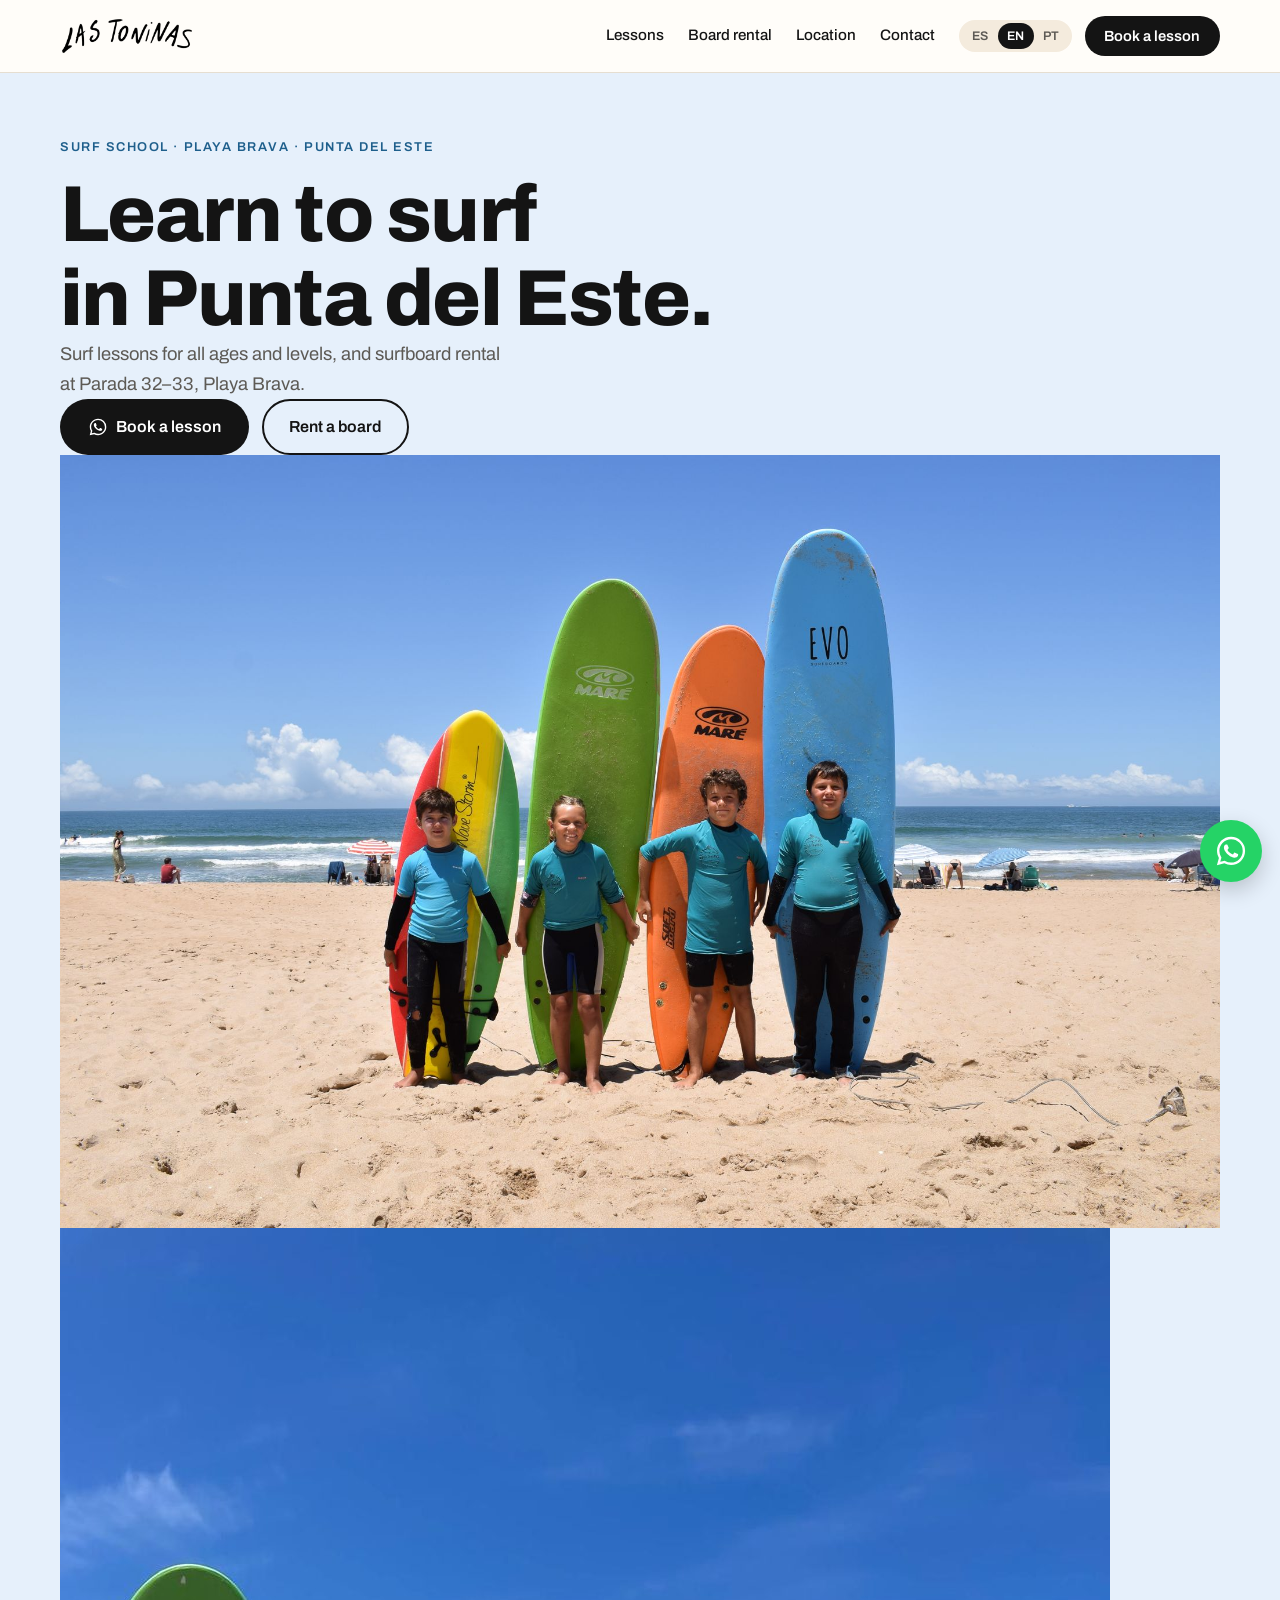
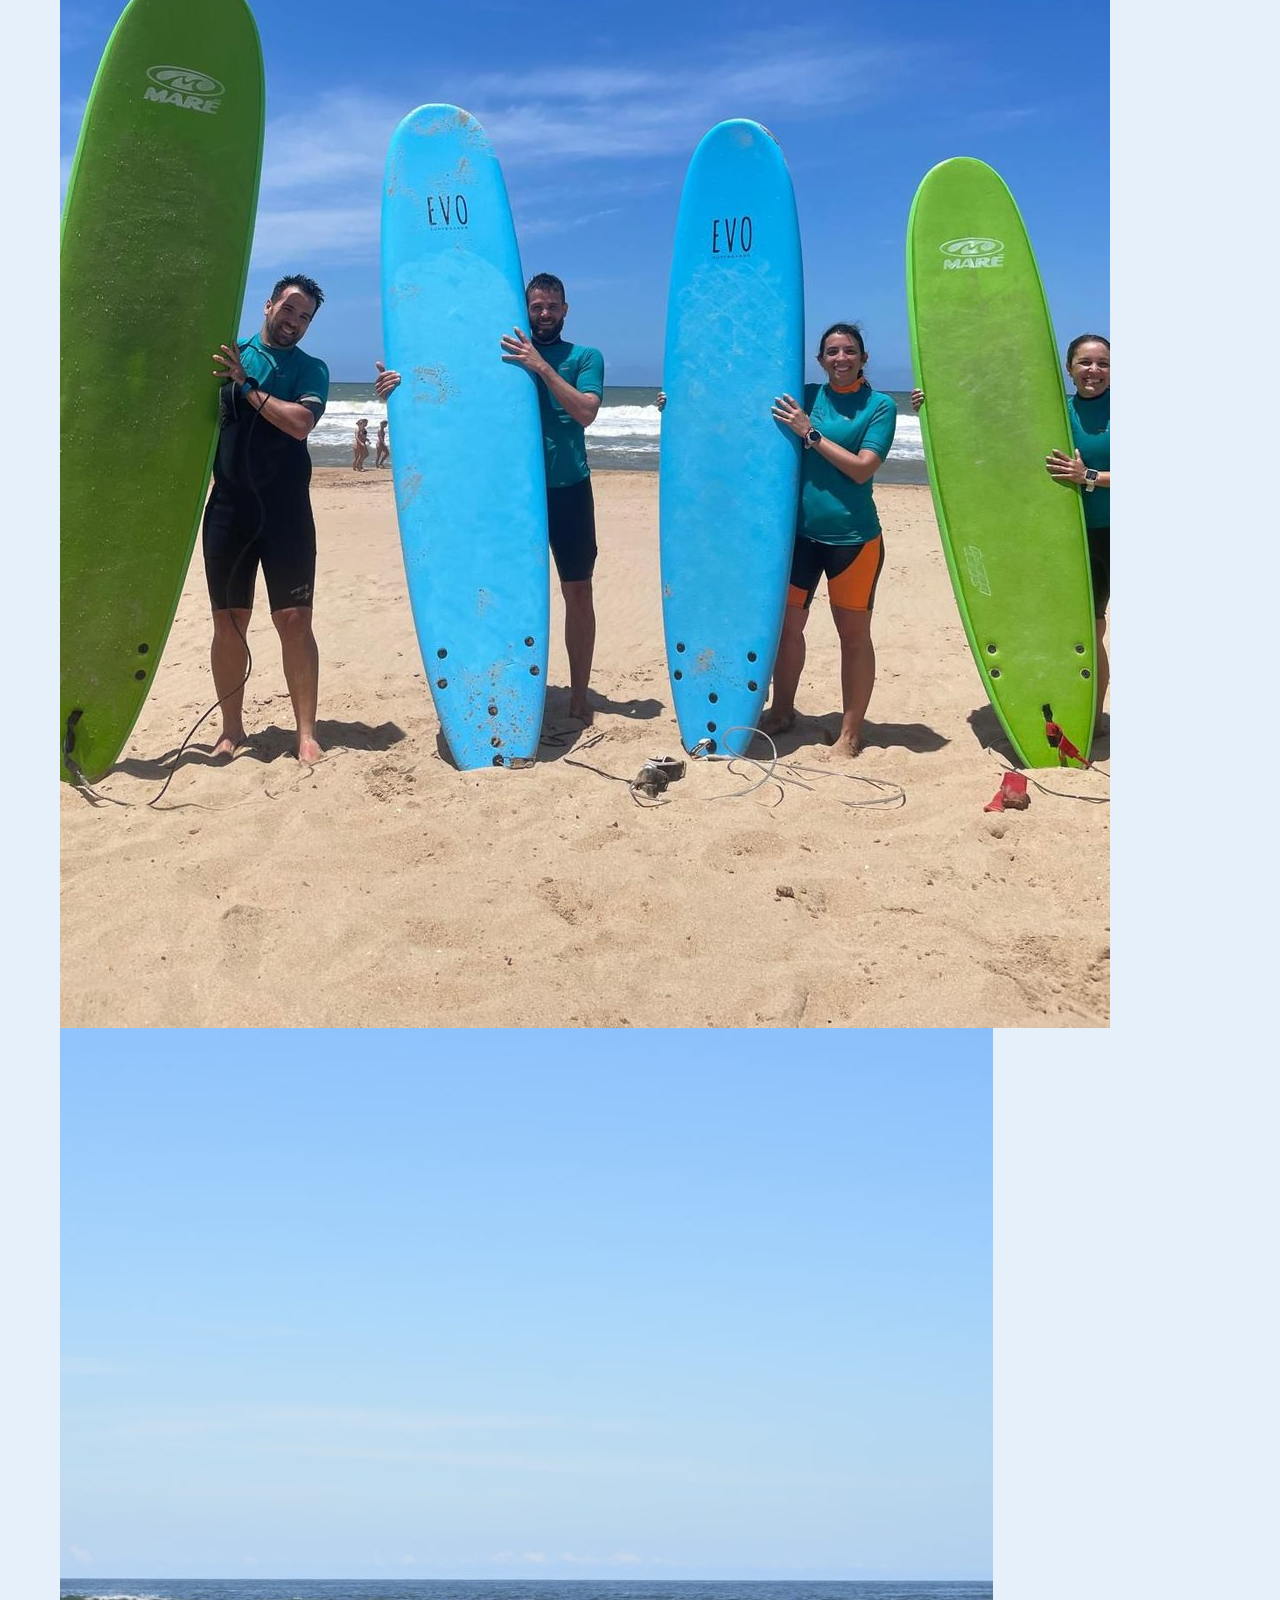
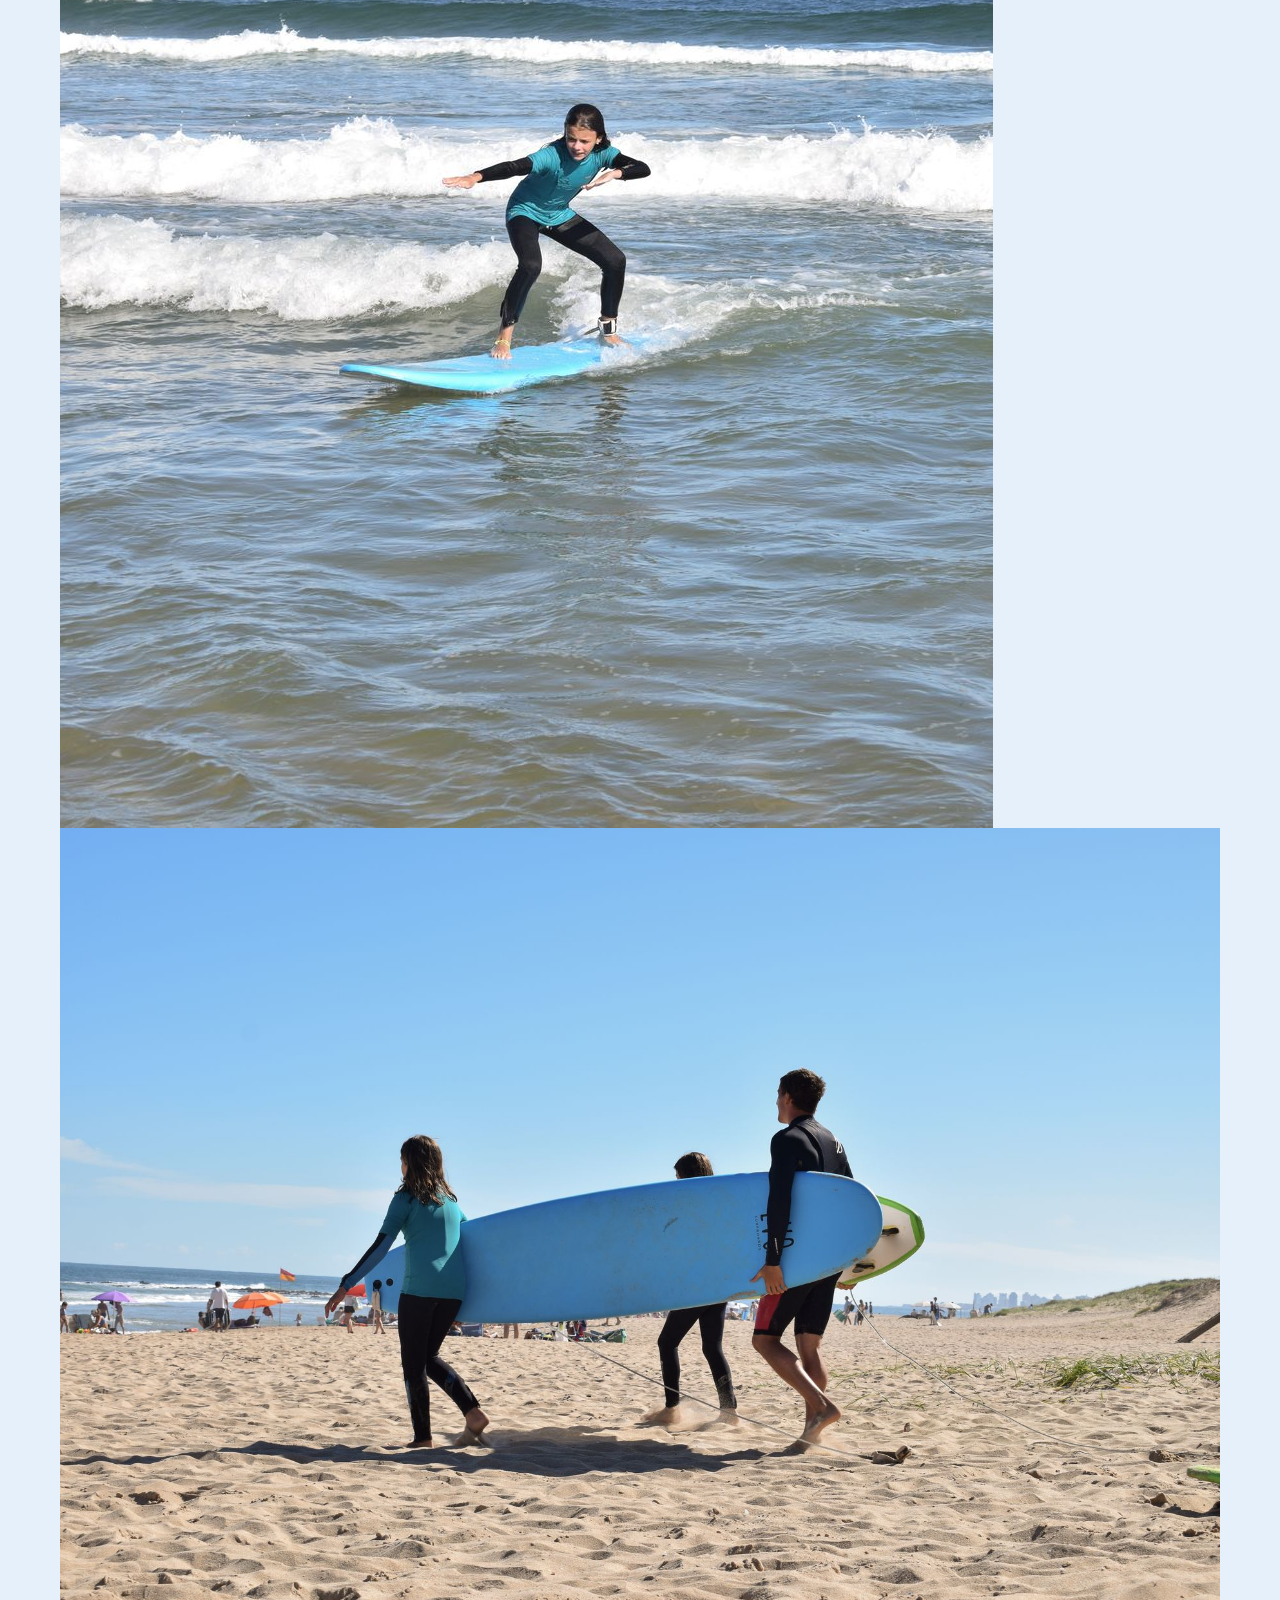
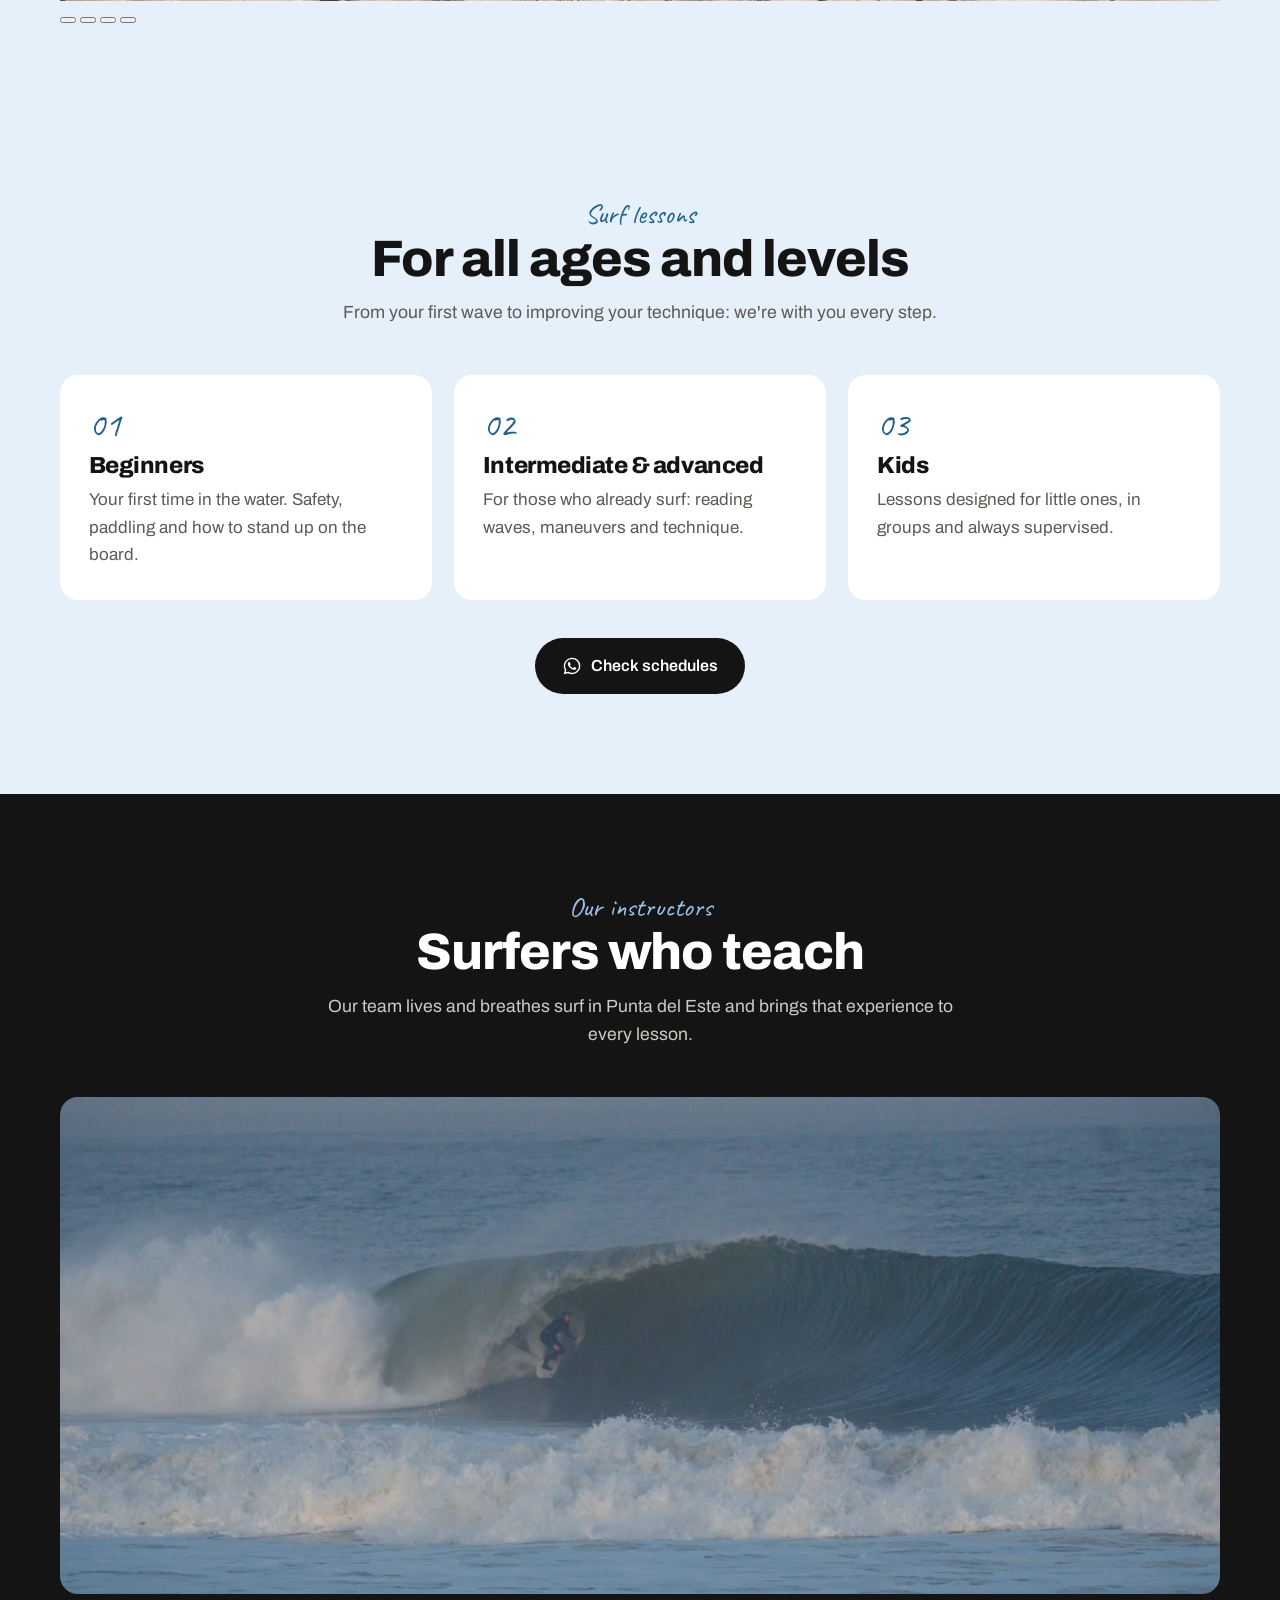
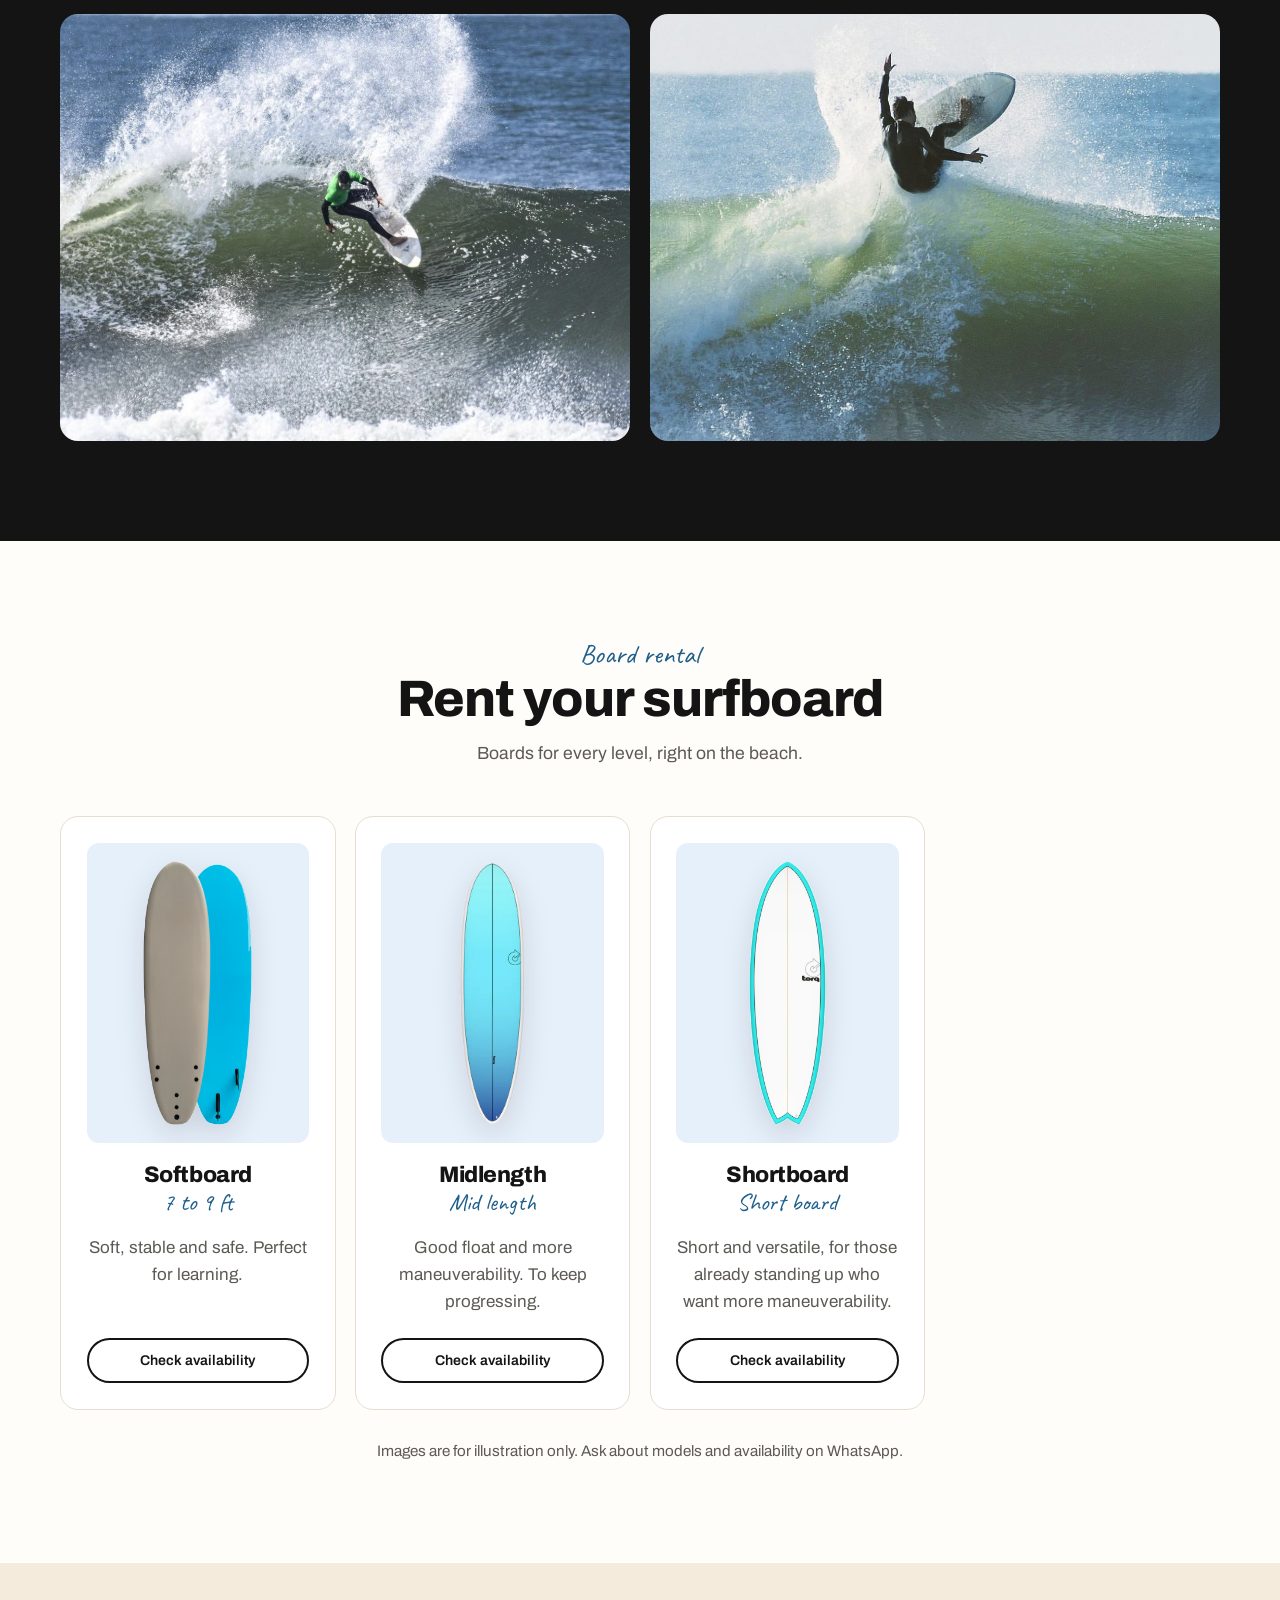
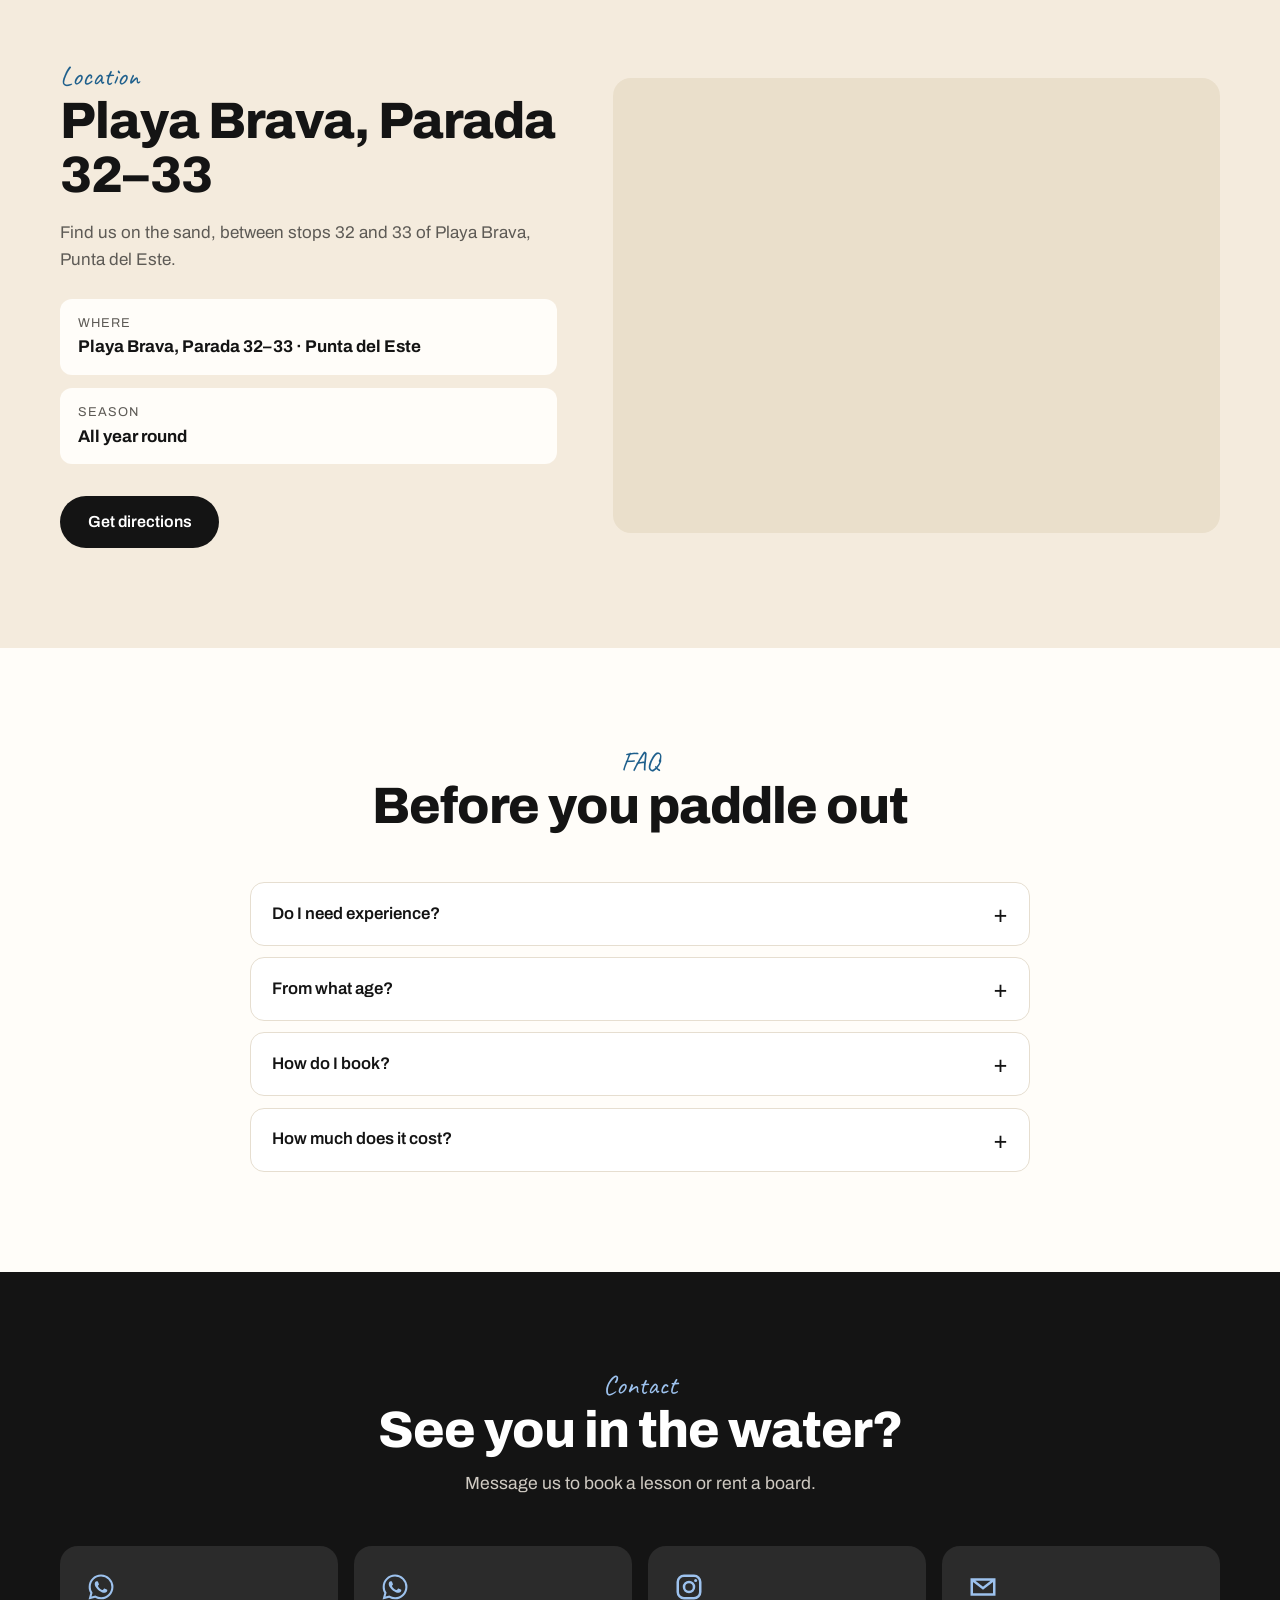
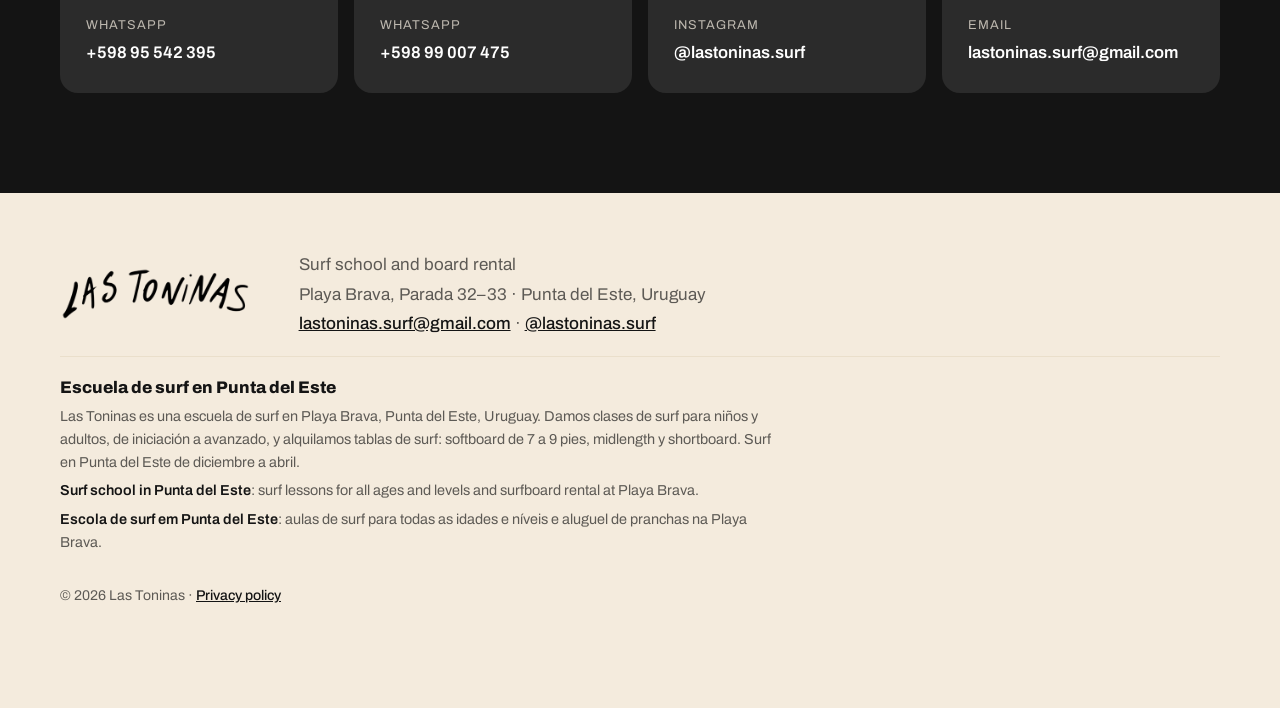
<file: index 6.html>
<!doctype html>
<html lang="es">
<head>
  <meta charset="utf-8">
  <meta name="viewport" content="width=device-width, initial-scale=1">
  <title>Escuela de Surf en Punta del Este | Clases y alquiler de tablas | Las Toninas</title>
  <meta name="description" content="Escuela de surf Las Toninas en Playa Brava, Parada 32-33, Punta del Este. Clases de surf para todas las edades y niveles y alquiler de tablas: softboard, midlength y shortboard. Surf school · aula de surf.">
  <link rel="canonical" href="https://lastoninassurf.com/">
  <meta name="robots" content="index, follow">
  <meta name="google-site-verification" content="YRKwHQlvH_8i4Ht92cx9D9zohZormgf0z20bgKpnIM8" />
  <meta name="theme-color" content="#9DC2EE">
  <meta property="og:title" content="Las Toninas | Escuela de surf en Punta del Este">
  <meta property="og:description" content="Clases de surf para todas las edades y niveles y alquiler de tablas en Playa Brava, Punta del Este.">
  <meta property="og:image" content="https://lastoninassurf.com/og.jpg">
  <meta property="og:url" content="https://lastoninassurf.com/">
  <meta property="og:type" content="website">
  <meta property="og:locale" content="es_UY">
  <meta name="twitter:card" content="summary_large_image">
  <link rel="icon" type="image/png" href="/favicon.png">
  <link rel="apple-touch-icon" href="/apple-touch-icon.png">
  <link rel="preconnect" href="https://fonts.googleapis.com">
  <link rel="preconnect" href="https://fonts.gstatic.com" crossorigin>
  <link href="https://fonts.googleapis.com/css2?family=Archivo:wght@400;500;600;800&family=Caveat:wght@600&display=swap" rel="stylesheet">
  <link rel="stylesheet" href="/styles.css">
  <script type="application/ld+json">
  {
    "@context": "https://schema.org",
    "@type": "SportsActivityLocation",
    "@id": "https://lastoninassurf.com/#escuela",
    "name": "Las Toninas · Escuela de Surf",
    "alternateName": "Escuela de Surf Las Toninas",
    "description": "Escuela de surf en Playa Brava, Punta del Este. Clases de surf para todas las edades y niveles y alquiler de tablas (softboard, midlength y shortboard).",
    "url": "https://lastoninassurf.com/",
    "image": "https://lastoninassurf.com/og.jpg",
    "logo": "https://lastoninassurf.com/icon-512.png",
    "telephone": ["+59895542395", "+59899007475"],
    "email": "lastoninas.surf@gmail.com",
    "address": {"@type": "PostalAddress", "streetAddress": "Playa Brava, Parada 32-33", "addressLocality": "Punta del Este", "addressRegion": "Maldonado", "addressCountry": "UY"},
    "sameAs": ["https://instagram.com/lastoninas.surf"],
    "hasMap": "https://maps.app.goo.gl/BaxYKVi4D6pFLLkX6",
    "geo": {"@type": "GeoCoordinates", "latitude": -34.922517, "longitude": -54.874006},
    "knowsLanguage": ["es", "en", "pt"],
    "makesOffer": [
      {"@type": "Offer", "itemOffered": {"@type": "Service", "name": "Clases de surf para todos los niveles"}},
      {"@type": "Offer", "itemOffered": {"@type": "Service", "name": "Clases de surf para niños"}},
      {"@type": "Offer", "itemOffered": {"@type": "Service", "name": "Alquiler de tablas de surf"}}
    ]
  }
  </script>
  <script type="application/ld+json">
  {"@context":"https://schema.org","@type":"FAQPage","mainEntity":[
    {"@type":"Question","name":"¿Necesito experiencia para tomar una clase de surf?","acceptedAnswer":{"@type":"Answer","text":"No. La mayoría de nuestros alumnos se para en una tabla por primera vez con nosotros. Tenemos clases para todas las edades y niveles."}},
    {"@type":"Question","name":"¿Dónde está la escuela de surf?","acceptedAnswer":{"@type":"Answer","text":"En Playa Brava, Parada 32-33, Punta del Este, Uruguay."}},
    {"@type":"Question","name":"¿Qué tablas de surf alquilan?","acceptedAnswer":{"@type":"Answer","text":"Softboards de 7 a 9 pies, midlength y shortboard. Consultá disponibilidad por WhatsApp."}},
    {"@type":"Question","name":"¿Cuándo funciona la escuela?","acceptedAnswer":{"@type":"Answer","text":"Durante la temporada de verano, de diciembre a abril."}}
  ]}
  </script>
</head>
<body>

<header class="site-header" id="top">
  <div class="wrap header-inner">
    <a href="#top" class="brand" aria-label="Las Toninas, inicio"><img src="/logo.png" alt="Las Toninas" width="900" height="255"></a>
    <nav class="main-nav" id="mainNav" aria-label="Principal">
      <a href="#clases" data-i18n="nav.classes">Clases</a>
      <a href="#tablas" data-i18n="nav.boards">Alquiler de tablas</a>
      <a href="#ubicacion" data-i18n="nav.where">Ubicación</a>
      <a href="#contacto" data-i18n="nav.contact">Contacto</a>
    </nav>
    <div class="header-actions">
      <div class="lang" role="group" aria-label="Idioma">
        <button type="button" data-lang="es" aria-pressed="true">ES</button>
        <button type="button" data-lang="en">EN</button>
        <button type="button" data-lang="pt">PT</button>
      </div>
      <button class="btn btn-ink btn-sm hide-mobile" type="button" data-wa="clase" data-i18n="cta.book">Reservá tu clase</button>
      <button class="menu-toggle" type="button" aria-label="Menú" aria-expanded="false" aria-controls="mainNav"><span></span><span></span></button>
    </div>
  </div>
</header>

<main>

<section class="hero">
  <div class="wrap hero-grid">
    <div class="hero-content">
      <p class="eyebrow" data-i18n="hero.eyebrow">Escuela de surf · Playa Brava · Punta del Este</p>
      <h1 data-i18n-html="hero.title">Aprendé a surfear<br>en Punta del Este.</h1>
      <p class="lead" data-i18n="hero.lead">Clases de surf para todas las edades y niveles, y alquiler de tablas en la Parada 32–33 de La Brava.</p>
      <div class="hero-ctas">
        <button class="btn btn-ink" type="button" data-wa="clase">
          <svg class="ico" viewBox="0 0 24 24" aria-hidden="true"><use href="#i-wa"/></svg>
          <span data-i18n="cta.book">Reservá tu clase</span>
        </button>
        <a class="btn btn-outline-ink" href="#tablas" data-i18n="cta.boards">Alquilar una tabla</a>
      </div>
    </div>
    <div class="hero-photo hero-art">
      <div class="hero-slides">
        <img src="/alumnos-1.jpg" alt="Alumnos de la escuela de surf Las Toninas con sus tablas en Playa Brava, Punta del Este" class="active" style="object-position:50% 55%">
        <img src="/alumnos-2.jpg" alt="Alumnos adultos de Las Toninas con tablas softboard en Playa Brava" loading="lazy" style="object-position:50% 62%">
        <img src="/alumnos-3.jpg" alt="Alumna parándose en la tabla durante una clase de surf en Punta del Este" loading="lazy" style="object-position:50% 64%">
        <img src="/foto-playa.jpg" alt="Instructor y alumnas de Las Toninas caminando con una tabla de surf en Playa Brava" loading="lazy" style="object-position:60% 60%">
      </div>
      <div class="slide-dots" role="group" aria-label="Fotos">
        <button type="button" aria-label="Foto 1" aria-current="true"></button>
        <button type="button" aria-label="Foto 2"></button>
        <button type="button" aria-label="Foto 3"></button>
        <button type="button" aria-label="Foto 4"></button>
      </div>
    </div>
  </div>
</section>


<section class="section section-sky" id="clases">
  <div class="wrap">
    <header class="section-head">
      <p class="kicker" data-i18n="cl.kicker">Clases de surf</p>
      <h2 data-i18n="cl.title">Para todas las edades y niveles</h2>
      <p data-i18n="cl.sub">De tu primera ola a mejorar tu técnica: te acompañamos en cada paso.</p>
    </header>
    <div class="class-cards">
      <article class="class-card">
        <span class="num">01</span>
        <h3 data-i18n="cl.c1t">Iniciación</h3>
        <p data-i18n="cl.c1">Tu primera vez en el agua. Seguridad, remada y cómo pararte en la tabla.</p>
      </article>
      <article class="class-card">
        <span class="num">02</span>
        <h3 data-i18n="cl.c2t">Intermedio y avanzado</h3>
        <p data-i18n="cl.c2">Para quienes ya surfean: lectura de olas, maniobras y mejorar la técnica.</p>
      </article>
      <article class="class-card">
        <span class="num">03</span>
        <h3 data-i18n="cl.c3t">Niños</h3>
        <p data-i18n="cl.c3">Clases pensadas para los más chicos, en grupo y siempre acompañados.</p>
      </article>
    </div>
    <div class="center"><button class="btn btn-ink" type="button" data-wa="clase">
      <svg class="ico" viewBox="0 0 24 24" aria-hidden="true"><use href="#i-wa"/></svg>
      <span data-i18n="cta.classInfo">Consultar horarios</span></button></div>
  </div>
</section>

<section class="section section-ink instructors" id="instructores">
  <div class="wrap">
    <header class="section-head on-dark">
      <p class="kicker" data-i18n="in.kicker">Nuestros instructores</p>
      <h2 data-i18n="in.title">Surfistas que enseñan</h2>
      <p data-i18n="in.sub">Nuestro equipo vive el surf en Punta del Este y comparte esa experiencia en cada clase.</p>
    </header>
    <div class="inst-grid">
      <figure class="inst-big"><img src="/instructor-tubo.jpg" alt="Instructor de Las Toninas surfeando un tubo en Punta del Este" width="1600" height="897" loading="lazy"></figure>
      <figure><img src="/instructor-maniobra.jpg" alt="Instructor de Las Toninas haciendo una maniobra en una ola" loading="lazy" style="object-position:45% 40%"></figure>
      <figure><img src="/instructor-aereo.jpg" alt="Instructor de Las Toninas haciendo un aéreo en Playa Brava" loading="lazy" style="object-position:50% 40%"></figure>
    </div>
  </div>
</section>

<section class="section" id="tablas">
  <div class="wrap">
    <header class="section-head">
      <p class="kicker" data-i18n="bd.kicker">Alquiler de tablas</p>
      <h2 data-i18n="bd.title">Alquilá tu tabla de surf</h2>
      <p data-i18n="bd.sub">Tablas para cada nivel, en la playa.</p>
    </header>
    <div class="board-cards">
      <article class="board-card">
        <div class="board-img"><img src="/tabla-softboard.png" alt="Tabla de surf softboard" loading="lazy"></div>
        <h3>Softboard</h3>
        <p class="size" data-i18n="bd.b1s">7 a 9 pies</p>
        <p data-i18n="bd.b1">Tabla blanda, estable y segura. Ideal para aprender.</p>
        <button class="btn btn-outline" type="button" data-wa="softboard" data-i18n="cta.avail">Consultar disponibilidad</button>
      </article>
      <article class="board-card">
        <div class="board-img"><img src="/tabla-midlength.png" alt="Tabla de surf midlength" loading="lazy"></div>
        <h3>Midlength</h3>
        <p class="size" data-i18n="bd.b2s">Largo medio</p>
        <p data-i18n="bd.b2">Buena flotación y más maniobrabilidad. Para seguir progresando.</p>
        <button class="btn btn-outline" type="button" data-wa="midlength" data-i18n="cta.avail">Consultar disponibilidad</button>
      </article>
      <article class="board-card">
        <div class="board-img"><img src="/tabla-shortboard.png" alt="Tabla de surf shortboard" loading="lazy"></div>
        <h3>Shortboard</h3>
        <p class="size" data-i18n="bd.b3s">Tabla corta</p>
        <p data-i18n="bd.b3">Liviana y rápida, para surfistas con experiencia.</p>
        <button class="btn btn-outline" type="button" data-wa="shortboard" data-i18n="cta.avail">Consultar disponibilidad</button>
      </article>
    </div>
    <p class="note" data-i18n="bd.note">Las imágenes son ilustrativas. Consultá modelos y disponibilidad por WhatsApp.</p>
  </div>
</section>

<section class="section section-sand" id="ubicacion">
  <div class="wrap where-grid">
    <div>
      <p class="kicker" data-i18n="wh.kicker">Ubicación</p>
      <h2 data-i18n="wh.title">Playa Brava, Parada 32–33</h2>
      <p data-i18n="wh.p">Nos encontrás en la arena, entre las paradas 32 y 33 de la Playa Brava, en Punta del Este.</p>
      <ul class="info">
        <li><span data-i18n="wh.l1">Dónde</span><strong>Playa Brava, Parada 32–33 · Punta del Este</strong></li>
        <li><span data-i18n="wh.l2">Temporada</span><strong data-i18n="wh.season">Diciembre a abril</strong></li>
      </ul>
      <a class="btn btn-ink" href="https://maps.app.goo.gl/BaxYKVi4D6pFLLkX6" target="_blank" rel="noopener" data-i18n="wh.map">Cómo llegar</a>
    </div>
    <div class="map">
      <iframe title="Mapa: Playa Brava, Parada 33, Punta del Este" loading="lazy" referrerpolicy="no-referrer-when-downgrade"
        src="https://www.google.com/maps?q=-34.922517,-54.874006&z=15&output=embed"></iframe>
    </div>
  </div>
</section>

<section class="section" id="faq">
  <div class="wrap narrow">
    <header class="section-head">
      <p class="kicker" data-i18n="faq.kicker">Preguntas frecuentes</p>
      <h2 data-i18n="faq.title">Antes de meterte al agua</h2>
    </header>
    <div class="faq">
      <details><summary data-i18n="faq.q1">¿Necesito experiencia?</summary><p data-i18n="faq.a1">No. La mayoría de nuestros alumnos se para en una tabla por primera vez con nosotros.</p></details>
      <details><summary data-i18n="faq.q2">¿Desde qué edad pueden tomar clases?</summary><p data-i18n="faq.a2">Tenemos clases para chicos y grandes. Escribinos y te recomendamos la clase ideal.</p></details>
      <details><summary data-i18n="faq.q3">¿Cómo reservo?</summary><p data-i18n="faq.a3">Por WhatsApp: contanos cuántas personas son, el nivel y el día que te queda bien.</p></details>
      <details><summary data-i18n="faq.q4">¿Cuánto cuesta?</summary><p data-i18n="faq.a4">Escribinos y te pasamos las tarifas vigentes de clases y alquiler de tablas.</p></details>
    </div>
  </div>
</section>

<section class="section section-ink" id="contacto">
  <div class="wrap">
    <header class="section-head on-dark">
      <p class="kicker" data-i18n="ct.kicker">Contacto</p>
      <h2 data-i18n="ct.title">¿Nos vemos en el agua?</h2>
      <p data-i18n="ct.sub">Escribinos para reservar tu clase o alquilar una tabla.</p>
    </header>
    <div class="contact-grid">
      <a class="contact-card" href="https://wa.me/59895542395" data-wa-link="59895542395" target="_blank" rel="noopener">
        <svg class="ico" viewBox="0 0 24 24" aria-hidden="true"><use href="#i-wa"/></svg><span class="c-label">WhatsApp</span><span class="c-value">+598 95 542 395</span></a>
      <a class="contact-card" href="https://wa.me/59899007475" data-wa-link="59899007475" target="_blank" rel="noopener">
        <svg class="ico" viewBox="0 0 24 24" aria-hidden="true"><use href="#i-wa"/></svg><span class="c-label">WhatsApp</span><span class="c-value">+598 99 007 475</span></a>
      <a class="contact-card" href="https://instagram.com/lastoninas.surf" target="_blank" rel="noopener">
        <svg class="ico" viewBox="0 0 24 24" aria-hidden="true"><use href="#i-ig"/></svg><span class="c-label">Instagram</span><span class="c-value">@lastoninas.surf</span></a>
      <a class="contact-card" href="mailto:lastoninas.surf@gmail.com">
        <svg class="ico" viewBox="0 0 24 24" aria-hidden="true"><use href="#i-mail"/></svg><span class="c-label">Email</span><span class="c-value">lastoninas.surf@gmail.com</span></a>
    </div>
  </div>
</section>

</main>

<footer class="site-footer">
  <div class="wrap footer-inner">
    <img src="/logo.png" alt="Las Toninas" class="footer-logo" width="900" height="255">
    <div class="footer-info">
      <p data-i18n="ft.tag">Escuela de surf y alquiler de tablas</p>
      <p>Playa Brava, Parada 32–33 · Punta del Este, Uruguay</p>
      <p><a href="mailto:lastoninas.surf@gmail.com">lastoninas.surf@gmail.com</a> · <a href="https://instagram.com/lastoninas.surf" target="_blank" rel="noopener">@lastoninas.surf</a></p>
    </div>
    <div class="seo-block">
      <h2>Escuela de surf en Punta del Este</h2>
      <p>Las Toninas es una escuela de surf en Playa Brava, Punta del Este, Uruguay. Damos clases de surf para niños y adultos, de iniciación a avanzado, y alquilamos tablas de surf: softboard de 7 a 9 pies, midlength y shortboard. Surf en Punta del Este de diciembre a abril.</p>
      <p lang="en"><strong>Surf school in Punta del Este</strong>: surf lessons for all ages and levels and surfboard rental at Playa Brava.</p>
      <p lang="pt"><strong>Escola de surf em Punta del Este</strong>: aulas de surf para todas as idades e níveis e aluguel de pranchas na Playa Brava.</p>
    </div>
    <p class="legal">© <span id="year">2026</span> Las Toninas · <a href="/privacidad" data-i18n="ft.privacy">Política de privacidad</a></p>
  </div>
</footer>

<div class="wa-float">
  <div class="wa-panel" id="waPanel" hidden>
    <p data-i18n="wa.pick">¿Con quién querés hablar?</p>
    <a href="https://wa.me/59895542395" data-wa-link="59895542395" target="_blank" rel="noopener">+598 95 542 395</a>
    <a href="https://wa.me/59899007475" data-wa-link="59899007475" target="_blank" rel="noopener">+598 99 007 475</a>
  </div>
  <button class="wa-btn" type="button" aria-label="WhatsApp" aria-expanded="false" aria-controls="waPanel"><svg viewBox="0 0 24 24" aria-hidden="true"><use href="#i-wa"/></svg></button>
</div>

<svg width="0" height="0" style="position:absolute" aria-hidden="true">
  <symbol id="i-wa" viewBox="0 0 24 24"><path fill="currentColor" d="M12.04 2C6.58 2 2.13 6.45 2.13 11.91c0 1.75.46 3.45 1.32 4.95L2.05 22l5.25-1.38a9.9 9.9 0 0 0 4.74 1.21h.01c5.46 0 9.9-4.45 9.9-9.91A9.9 9.9 0 0 0 12.04 2Zm0 18.15h-.01a8.2 8.2 0 0 1-4.19-1.15l-.3-.18-3.12.82.83-3.04-.2-.31a8.23 8.23 0 0 1-1.26-4.38c0-4.54 3.7-8.24 8.25-8.24a8.24 8.24 0 0 1 8.24 8.25c0 4.54-3.7 8.23-8.24 8.23Zm4.52-6.16c-.25-.12-1.47-.72-1.69-.81-.23-.08-.39-.12-.56.13-.17.25-.64.81-.78.97-.14.17-.29.19-.54.06-.25-.12-1.05-.39-1.99-1.23-.74-.66-1.23-1.47-1.38-1.72-.14-.25-.02-.38.11-.51.11-.11.25-.29.37-.43.13-.15.17-.25.25-.42.08-.17.04-.31-.02-.43-.06-.12-.56-1.34-.76-1.84-.2-.48-.41-.42-.56-.43h-.48a.92.92 0 0 0-.67.31c-.23.25-.87.85-.87 2.07 0 1.22.89 2.4 1.02 2.57.12.17 1.75 2.67 4.23 3.74.59.26 1.05.41 1.41.52.59.19 1.13.16 1.56.1.48-.07 1.47-.6 1.67-1.18.21-.58.21-1.07.14-1.18-.06-.1-.22-.16-.47-.28Z"/></symbol>
  <symbol id="i-mail" viewBox="0 0 24 24"><path fill="none" stroke="currentColor" stroke-width="2" d="M3 6h18v12H3z M3 6l9 7 9-7"/></symbol>
  <symbol id="i-ig" viewBox="0 0 24 24"><rect x="3" y="3" width="18" height="18" rx="5" fill="none" stroke="currentColor" stroke-width="2"/><circle cx="12" cy="12" r="4" fill="none" stroke="currentColor" stroke-width="2"/><circle cx="17.3" cy="6.7" r="1.2" fill="currentColor"/></symbol>
</svg>

<script src="/script.js"></script>
</body>
</html>
</file>
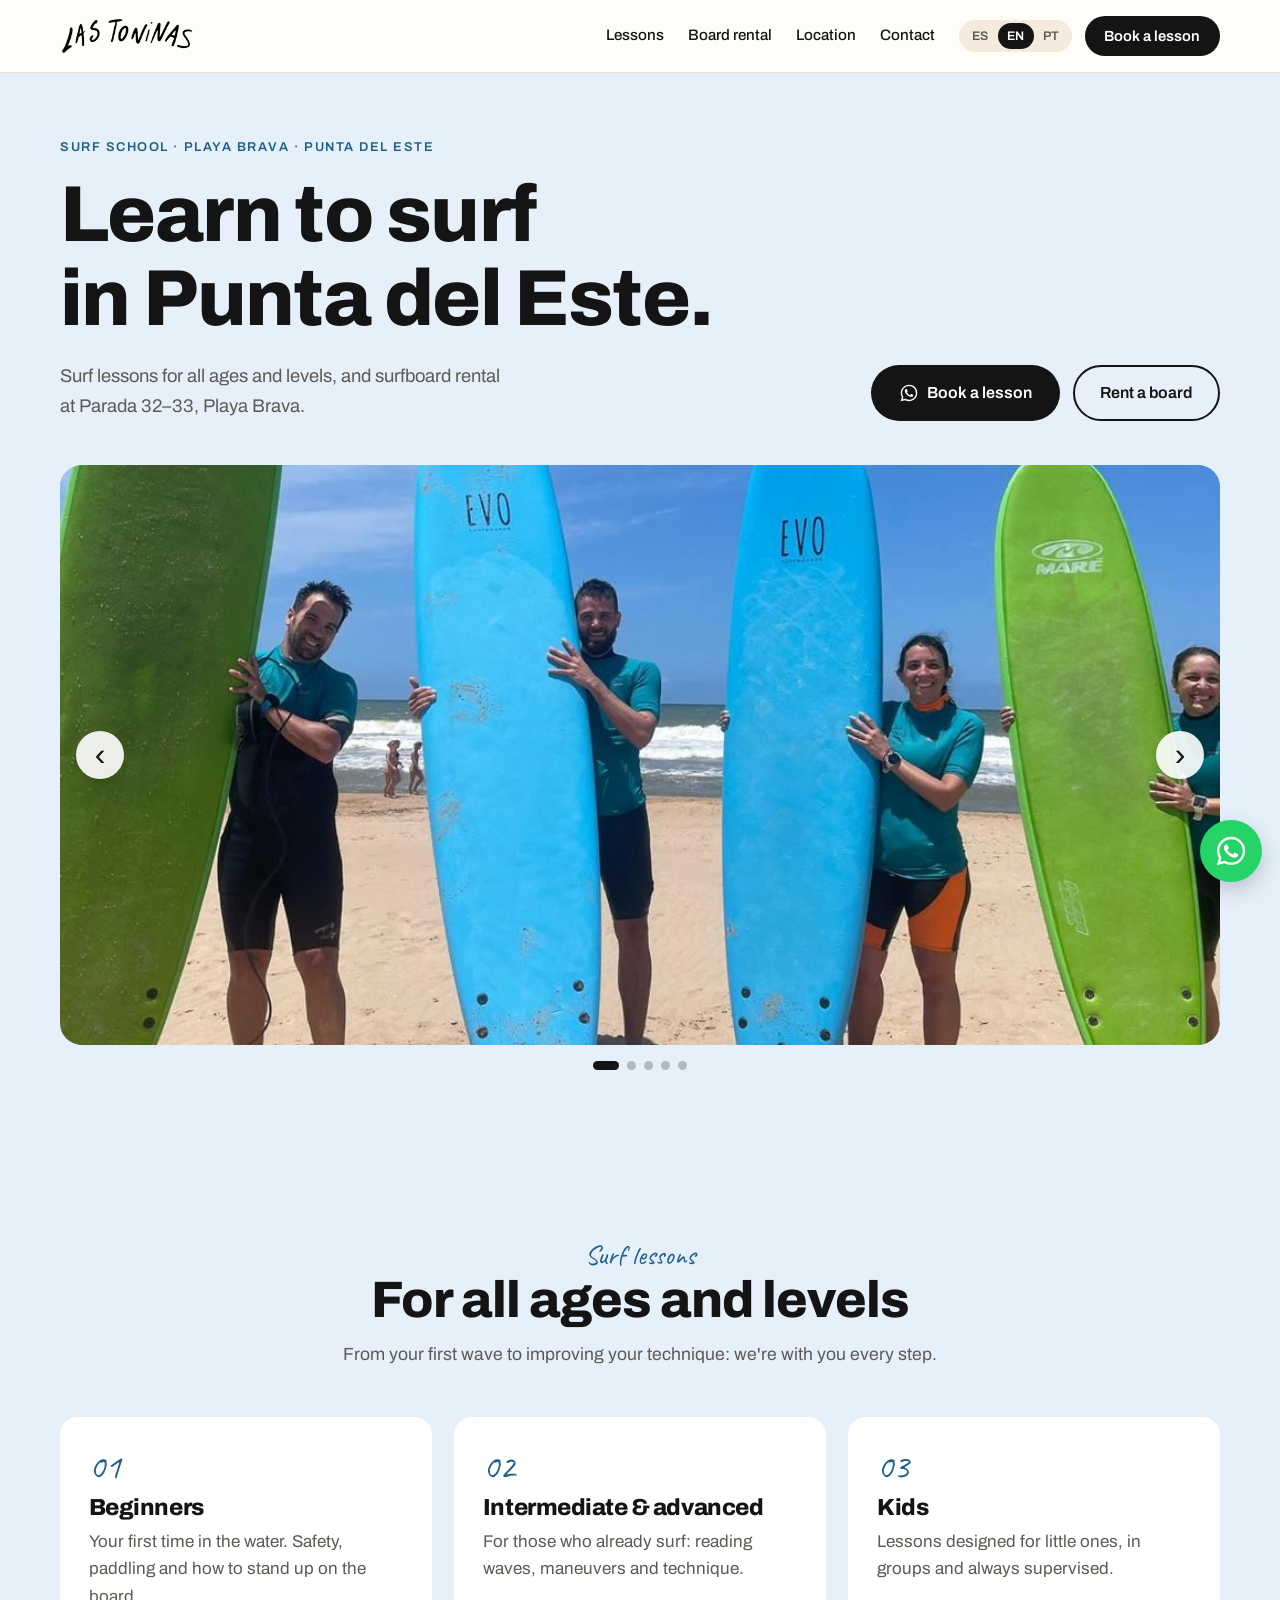
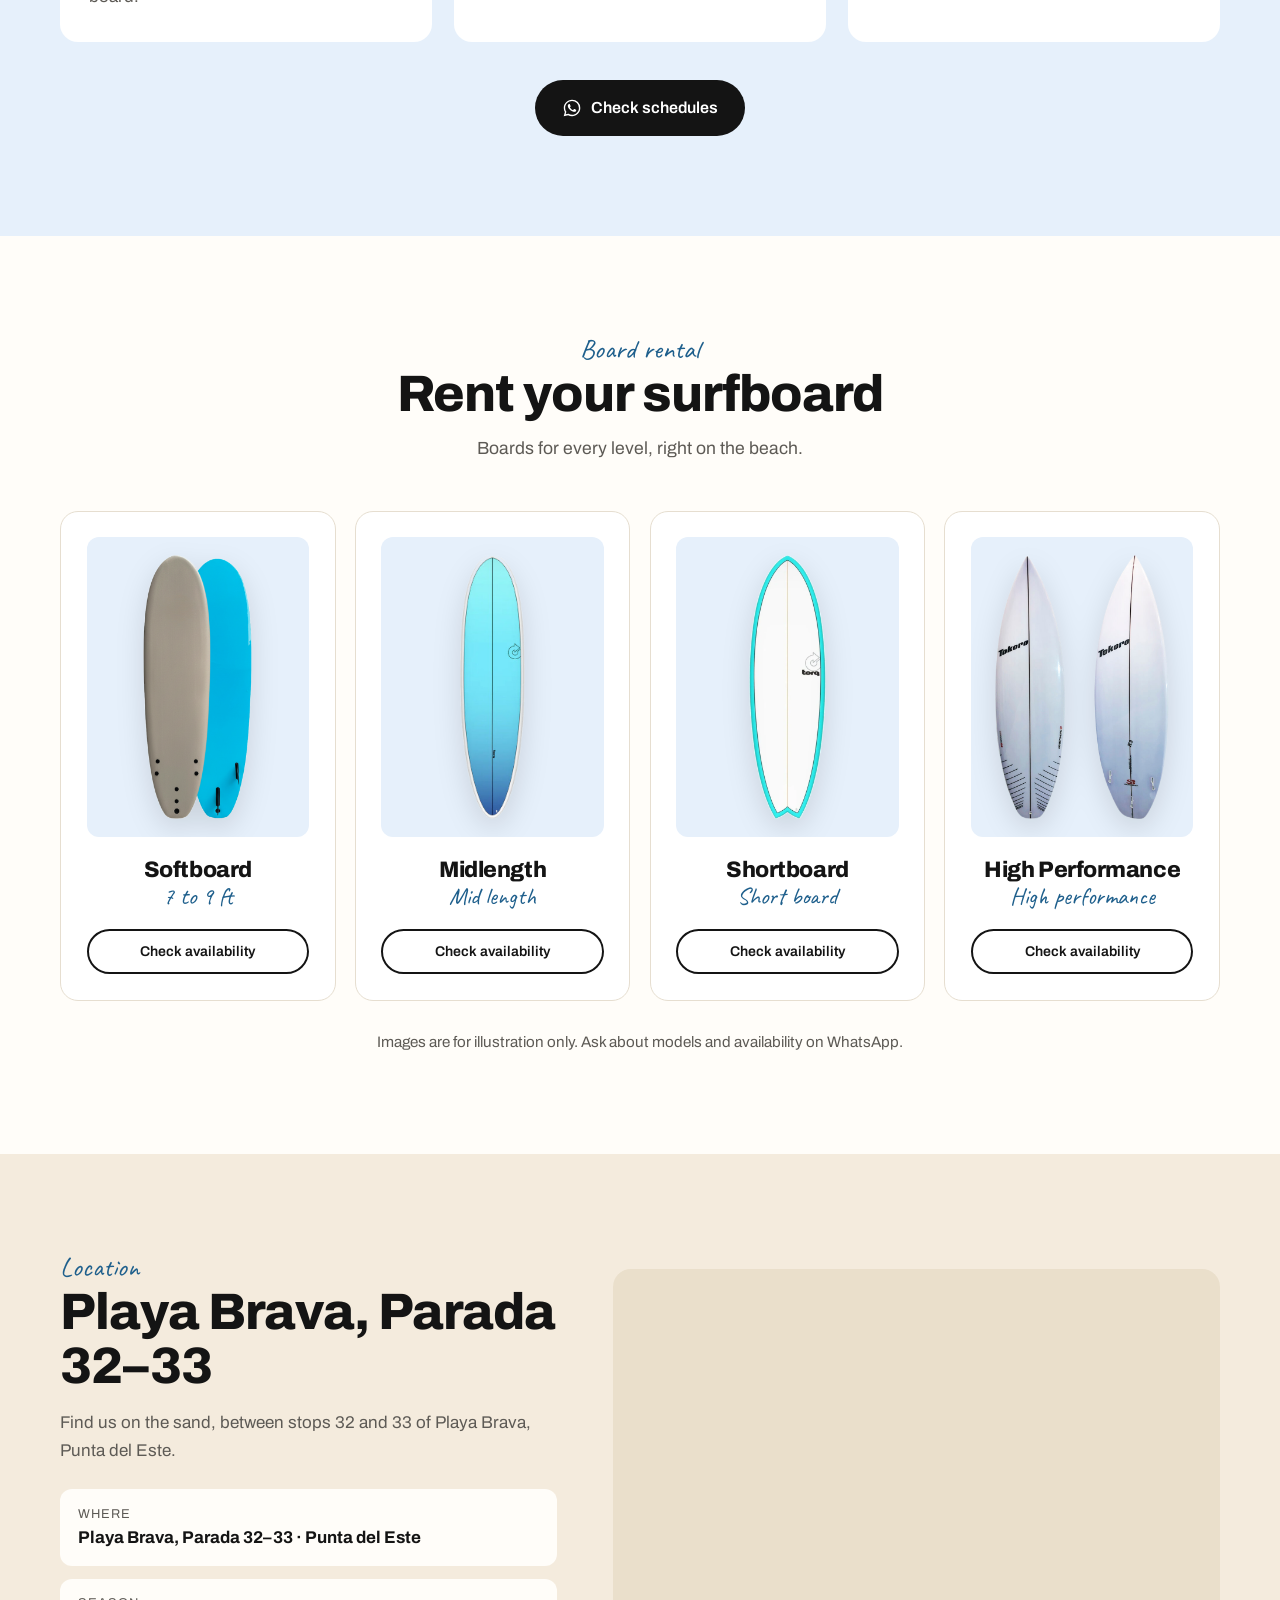
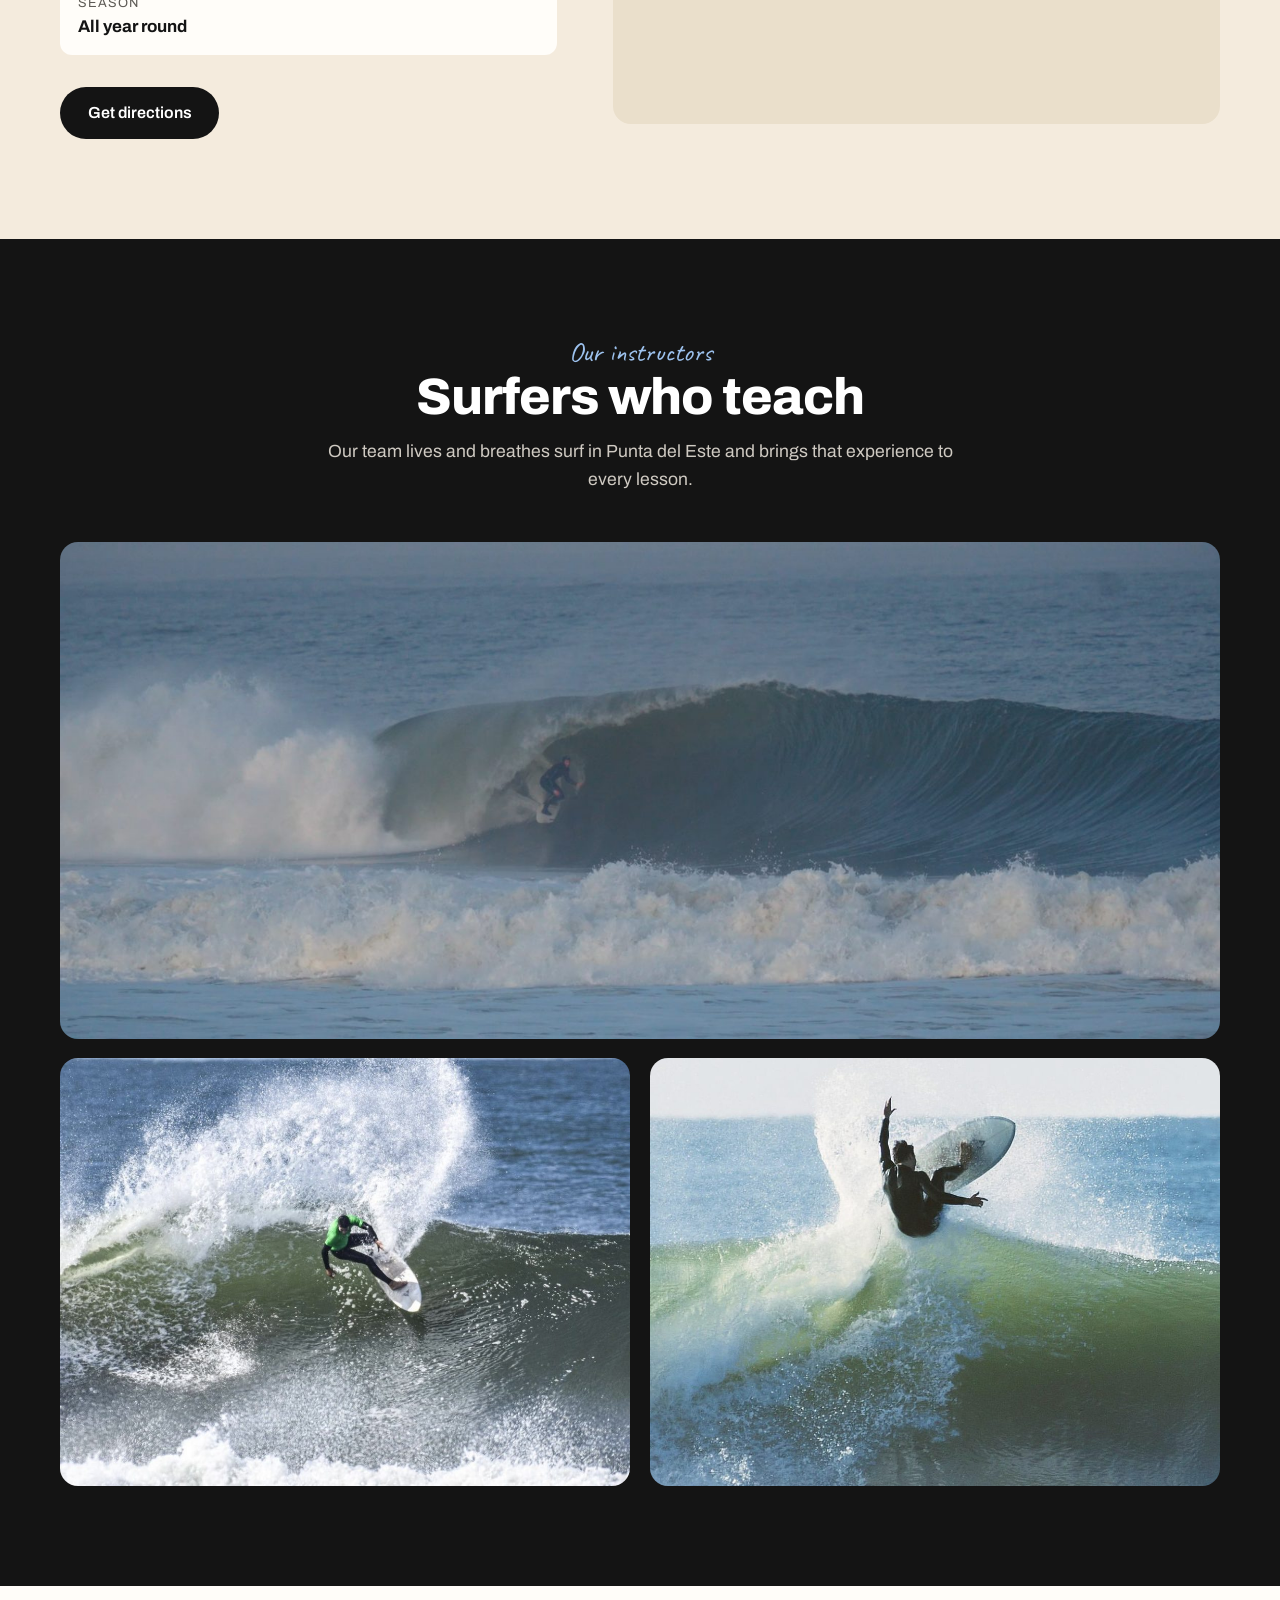
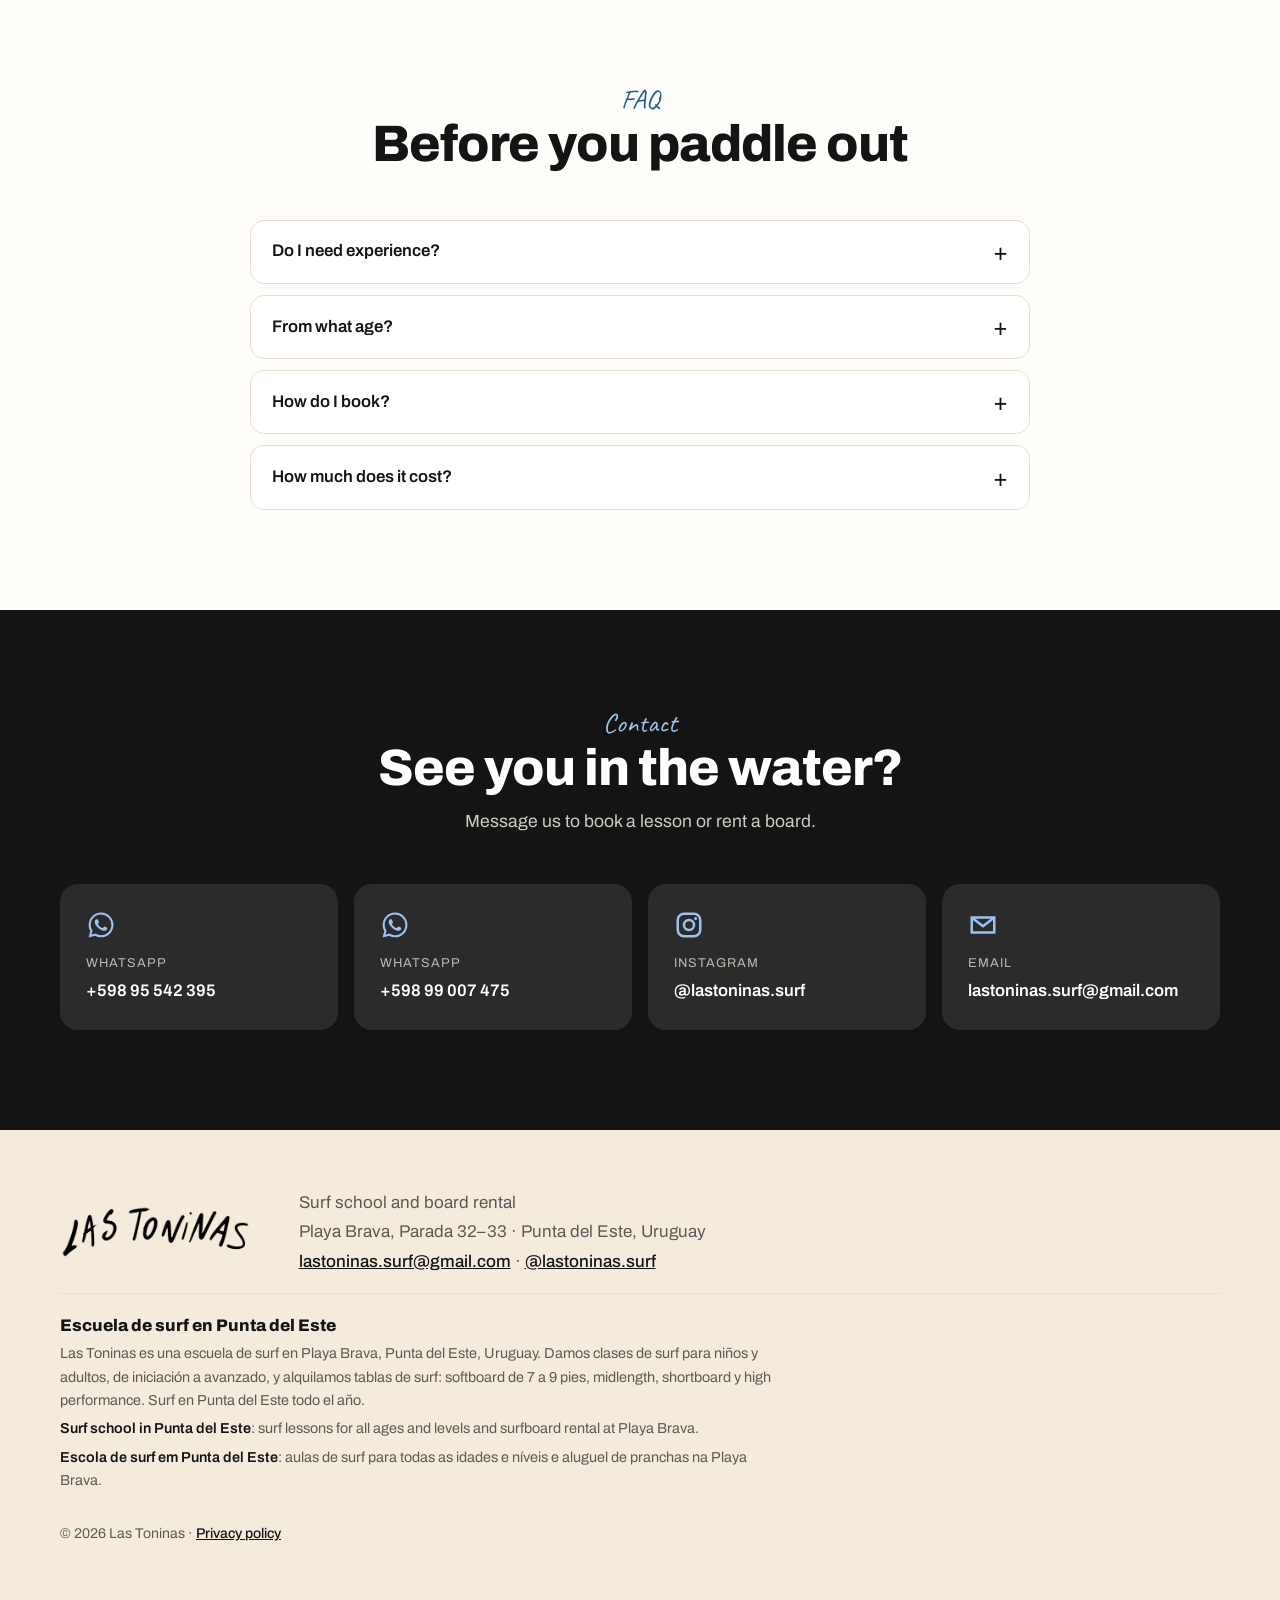
<file: index 7.html>
<!doctype html>
<html lang="es">
<head>
  <meta charset="utf-8">
  <meta name="viewport" content="width=device-width, initial-scale=1">
  <title>Escuela de Surf en Punta del Este | Clases y alquiler de tablas | Las Toninas</title>
  <meta name="description" content="Escuela de surf Las Toninas en Playa Brava, Parada 32-33, Punta del Este. Clases de surf para todas las edades y niveles y alquiler de tablas: softboard, midlength, shortboard y high performance. Surf school · aula de surf.">
  <link rel="canonical" href="https://lastoninassurf.com/">
  <meta name="robots" content="index, follow">
  <meta name="google-site-verification" content="YRKwHQlvH_8i4Ht92cx9D9zohZormgf0z20bgKpnIM8" />
  <meta name="theme-color" content="#9DC2EE">
  <meta property="og:title" content="Las Toninas | Escuela de surf en Punta del Este">
  <meta property="og:description" content="Clases de surf para todas las edades y niveles y alquiler de tablas en Playa Brava, Punta del Este.">
  <meta property="og:image" content="https://lastoninassurf.com/og-logo.jpg">
  <meta property="og:url" content="https://lastoninassurf.com/">
  <meta property="og:type" content="website">
  <meta property="og:locale" content="es_UY">
  <meta property="og:image:width" content="1200">
  <meta property="og:image:height" content="630">
  <meta name="twitter:card" content="summary_large_image">
  <link rel="icon" type="image/png" href="/favicon.png">
  <link rel="apple-touch-icon" href="/apple-touch-icon.png">
  <link rel="preconnect" href="https://fonts.googleapis.com">
  <link rel="preconnect" href="https://fonts.gstatic.com" crossorigin>
  <link href="https://fonts.googleapis.com/css2?family=Archivo:wght@400;500;600;800&family=Caveat:wght@600&display=swap" rel="stylesheet">
  <link rel="stylesheet" href="/styles.css">
  <script type="application/ld+json">
  {
    "@context": "https://schema.org",
    "@type": "SportsActivityLocation",
    "@id": "https://lastoninassurf.com/#escuela",
    "name": "Las Toninas · Escuela de Surf",
    "alternateName": "Escuela de Surf Las Toninas",
    "description": "Escuela de surf en Playa Brava, Punta del Este. Clases de surf para todas las edades y niveles y alquiler de tablas (softboard, midlength, shortboard y high performance).",
    "url": "https://lastoninassurf.com/",
    "image": "https://lastoninassurf.com/og-logo.jpg",
    "logo": "https://lastoninassurf.com/icon-512.png",
    "telephone": ["+59895542395", "+59899007475"],
    "email": "lastoninas.surf@gmail.com",
    "address": {"@type": "PostalAddress", "streetAddress": "Playa Brava, Parada 32-33", "addressLocality": "Punta del Este", "addressRegion": "Maldonado", "addressCountry": "UY"},
    "sameAs": ["https://instagram.com/lastoninas.surf"],
    "hasMap": "https://maps.app.goo.gl/BaxYKVi4D6pFLLkX6",
    "geo": {"@type": "GeoCoordinates", "latitude": -34.922517, "longitude": -54.874006},
    "knowsLanguage": ["es", "en", "pt"],
    "makesOffer": [
      {"@type": "Offer", "itemOffered": {"@type": "Service", "name": "Clases de surf para todos los niveles"}},
      {"@type": "Offer", "itemOffered": {"@type": "Service", "name": "Clases de surf para niños"}},
      {"@type": "Offer", "itemOffered": {"@type": "Service", "name": "Alquiler de tablas de surf"}}
    ]
  }
  </script>
  <script type="application/ld+json">
  {"@context":"https://schema.org","@type":"FAQPage","mainEntity":[
    {"@type":"Question","name":"¿Necesito experiencia para tomar una clase de surf?","acceptedAnswer":{"@type":"Answer","text":"No. La mayoría de nuestros alumnos se para en una tabla por primera vez con nosotros. Tenemos clases para todas las edades y niveles."}},
    {"@type":"Question","name":"¿Dónde está la escuela de surf?","acceptedAnswer":{"@type":"Answer","text":"En Playa Brava, Parada 32-33, Punta del Este, Uruguay."}},
    {"@type":"Question","name":"¿Qué tablas de surf alquilan?","acceptedAnswer":{"@type":"Answer","text":"Softboards de 7 a 9 pies, midlength, shortboard y high performance. Consultá disponibilidad por WhatsApp."}},
    {"@type":"Question","name":"¿Cuándo funciona la escuela?","acceptedAnswer":{"@type":"Answer","text":"Todo el año."}}
  ]}
  </script>
</head>
<body>

<header class="site-header" id="top">
  <div class="wrap header-inner">
    <a href="#top" class="brand" aria-label="Las Toninas, inicio"><img src="/logo.png" alt="Las Toninas" width="900" height="255"></a>
    <nav class="main-nav" id="mainNav" aria-label="Principal">
      <a href="#clases" data-i18n="nav.classes">Clases</a>
      <a href="#tablas" data-i18n="nav.boards">Alquiler de tablas</a>
      <a href="#ubicacion" data-i18n="nav.where">Ubicación</a>
      <a href="#contacto" data-i18n="nav.contact">Contacto</a>
    </nav>
    <div class="header-actions">
      <div class="lang" role="group" aria-label="Idioma">
        <button type="button" data-lang="es" aria-pressed="true">ES</button>
        <button type="button" data-lang="en">EN</button>
        <button type="button" data-lang="pt">PT</button>
      </div>
      <button class="btn btn-ink btn-sm hide-mobile" type="button" data-wa="clase" data-i18n="cta.book">Reservá tu clase</button>
      <button class="menu-toggle" type="button" aria-label="Menú" aria-expanded="false" aria-controls="mainNav"><span></span><span></span></button>
    </div>
  </div>
</header>

<main>

<section class="hero">
  <div class="wrap hero-content">
    <p class="eyebrow" data-i18n="hero.eyebrow">Escuela de surf · Playa Brava · Punta del Este</p>
    <h1 data-i18n-html="hero.title">Aprendé a surfear<br>en Punta del Este.</h1>
    <div class="hero-row">
      <p class="lead" data-i18n="hero.lead">Clases de surf para todas las edades y niveles, y alquiler de tablas en la Parada 32–33 de La Brava.</p>
      <div class="hero-ctas">
        <button class="btn btn-ink" type="button" data-wa="clase">
          <svg class="ico" viewBox="0 0 24 24" aria-hidden="true"><use href="#i-wa"/></svg>
          <span data-i18n="cta.book">Reservá tu clase</span>
        </button>
        <a class="btn btn-outline-ink" href="#tablas" data-i18n="cta.boards">Alquilar una tabla</a>
      </div>
    </div>
  </div>
  <div class="wrap">
    <div class="carousel" aria-roledescription="carrusel" aria-label="Fotos de Las Toninas">
      <div class="car-track">
        <div class="car-slide"><img src="/alumnos-2.jpg" alt="Alumnos adultos de Las Toninas con tablas softboard en Playa Brava" style="--pos:50% 62%;--pos-m:50% 70%"></div>
        <div class="car-slide"><img src="/alumna-ola.jpg" alt="Alumna de Las Toninas surfeando una ola en Playa Brava, Punta del Este" style="--pos:45% 60%;--pos-m:42% 60%" loading="lazy"></div>
        <div class="car-slide"><img src="/alumnos-3.jpg" alt="Alumna parándose en la tabla durante una clase de surf en Punta del Este" style="--pos:50% 66%;--pos-m:50% 68%" loading="lazy"></div>
        <div class="car-slide"><img src="/foto-playa.jpg" alt="Instructor y alumnas de Las Toninas caminando con una tabla de surf en Playa Brava" style="--pos:60% 62%;--pos-m:62% 70%" loading="lazy"></div>
        <div class="car-slide"><img src="/alumnos-1.jpg" alt="Alumnos de la escuela de surf Las Toninas con sus tablas en Playa Brava" style="--pos:50% 55%;--pos-m:50% 60%" loading="lazy"></div>
      </div>
      <button class="car-arrow car-prev" type="button" aria-label="Foto anterior">&#8249;</button>
      <button class="car-arrow car-next" type="button" aria-label="Foto siguiente">&#8250;</button>
    </div>
    <div class="car-dots" role="group" aria-label="Fotos">
        <button type="button" aria-label="Foto 1" aria-current="true"></button>
        <button type="button" aria-label="Foto 2"></button>
        <button type="button" aria-label="Foto 3"></button>
        <button type="button" aria-label="Foto 4"></button>
        <button type="button" aria-label="Foto 5"></button>
    </div>
  </div>
</section>


<section class="section section-sky" id="clases">
  <div class="wrap">
    <header class="section-head">
      <p class="kicker" data-i18n="cl.kicker">Clases de surf</p>
      <h2 data-i18n="cl.title">Para todas las edades y niveles</h2>
      <p data-i18n="cl.sub">De tu primera ola a mejorar tu técnica: te acompañamos en cada paso.</p>
    </header>
    <div class="class-cards">
      <article class="class-card">
        <span class="num">01</span>
        <h3 data-i18n="cl.c1t">Iniciación</h3>
        <p data-i18n="cl.c1">Tu primera vez en el agua. Seguridad, remada y cómo pararte en la tabla.</p>
      </article>
      <article class="class-card">
        <span class="num">02</span>
        <h3 data-i18n="cl.c2t">Intermedio y avanzado</h3>
        <p data-i18n="cl.c2">Para quienes ya surfean: lectura de olas, maniobras y mejorar la técnica.</p>
      </article>
      <article class="class-card">
        <span class="num">03</span>
        <h3 data-i18n="cl.c3t">Niños</h3>
        <p data-i18n="cl.c3">Clases pensadas para los más chicos, en grupo y siempre acompañados.</p>
      </article>
    </div>
    <div class="center"><button class="btn btn-ink" type="button" data-wa="clase">
      <svg class="ico" viewBox="0 0 24 24" aria-hidden="true"><use href="#i-wa"/></svg>
      <span data-i18n="cta.classInfo">Consultar horarios</span></button></div>
  </div>
</section>

<section class="section" id="tablas">
  <div class="wrap">
    <header class="section-head">
      <p class="kicker" data-i18n="bd.kicker">Alquiler de tablas</p>
      <h2 data-i18n="bd.title">Alquilá tu tabla de surf</h2>
      <p data-i18n="bd.sub">Tablas para cada nivel, en la playa.</p>
    </header>
    <div class="board-cards">
      <article class="board-card">
        <div class="board-img"><img src="/tabla-softboard.png" alt="Tabla de surf softboard" loading="lazy"></div>
        <h3>Softboard</h3>
        <p class="size" data-i18n="bd.b1s">7 a 9 pies</p>
        <button class="btn btn-outline" type="button" data-wa="softboard" data-i18n="cta.avail">Consultar disponibilidad</button>
      </article>
      <article class="board-card">
        <div class="board-img"><img src="/tabla-midlength.png" alt="Tabla de surf midlength" loading="lazy"></div>
        <h3>Midlength</h3>
        <p class="size" data-i18n="bd.b2s">Largo medio</p>
        <button class="btn btn-outline" type="button" data-wa="midlength" data-i18n="cta.avail">Consultar disponibilidad</button>
      </article>
      <article class="board-card">
        <div class="board-img"><img src="/tabla-shortboard.png" alt="Tabla de surf shortboard" loading="lazy"></div>
        <h3>Shortboard</h3>
        <p class="size" data-i18n="bd.b3s">Tabla corta</p>
        <button class="btn btn-outline" type="button" data-wa="shortboard" data-i18n="cta.avail">Consultar disponibilidad</button>
      </article>
      <article class="board-card">
        <div class="board-img"><img src="/tabla-highperformance.png" alt="Tabla de surf high performance" loading="lazy"></div>
        <h3>High Performance</h3>
        <p class="size" data-i18n="bd.b4s">Alto rendimiento</p>
        <button class="btn btn-outline" type="button" data-wa="highperformance" data-i18n="cta.avail">Consultar disponibilidad</button>
      </article>
    </div>
    <p class="note" data-i18n="bd.note">Las imágenes son ilustrativas. Consultá modelos y disponibilidad por WhatsApp.</p>
  </div>
</section>

<section class="section section-sand" id="ubicacion">
  <div class="wrap where-grid">
    <div>
      <p class="kicker" data-i18n="wh.kicker">Ubicación</p>
      <h2 data-i18n="wh.title">Playa Brava, Parada 32–33</h2>
      <p data-i18n="wh.p">Nos encontrás en la arena, entre las paradas 32 y 33 de la Playa Brava, en Punta del Este.</p>
      <ul class="info">
        <li><span data-i18n="wh.l1">Dónde</span><strong>Playa Brava, Parada 32–33 · Punta del Este</strong></li>
        <li><span data-i18n="wh.l2">Temporada</span><strong data-i18n="wh.season">Todo el año</strong></li>
      </ul>
      <a class="btn btn-ink" href="https://maps.app.goo.gl/BaxYKVi4D6pFLLkX6" target="_blank" rel="noopener" data-i18n="wh.map">Cómo llegar</a>
    </div>
    <div class="map">
      <iframe title="Mapa: Playa Brava, Parada 33, Punta del Este" loading="lazy" referrerpolicy="no-referrer-when-downgrade"
        src="https://www.google.com/maps?q=-34.922517,-54.874006&z=15&output=embed"></iframe>
    </div>
  </div>
</section>

<section class="section section-ink instructors" id="instructores">
  <div class="wrap">
    <header class="section-head on-dark">
      <p class="kicker" data-i18n="in.kicker">Nuestros instructores</p>
      <h2 data-i18n="in.title">Surfistas que enseñan</h2>
      <p data-i18n="in.sub">Nuestro equipo vive el surf en Punta del Este y comparte esa experiencia en cada clase.</p>
    </header>
    <div class="inst-grid">
      <figure class="inst-big"><img src="/instructor-tubo.jpg" alt="Instructor de Las Toninas surfeando un tubo en Punta del Este" width="1600" height="897" loading="lazy"></figure>
      <figure><img src="/instructor-maniobra.jpg" alt="Instructor de Las Toninas haciendo una maniobra en una ola" loading="lazy" style="object-position:45% 40%"></figure>
      <figure><img src="/instructor-aereo.jpg" alt="Instructor de Las Toninas haciendo un aéreo en Playa Brava" loading="lazy" style="object-position:50% 40%"></figure>
    </div>
  </div>
</section>

<section class="section" id="faq">
  <div class="wrap narrow">
    <header class="section-head">
      <p class="kicker" data-i18n="faq.kicker">Preguntas frecuentes</p>
      <h2 data-i18n="faq.title">Antes de meterte al agua</h2>
    </header>
    <div class="faq">
      <details><summary data-i18n="faq.q1">¿Necesito experiencia?</summary><p data-i18n="faq.a1">No. La mayoría de nuestros alumnos se para en una tabla por primera vez con nosotros.</p></details>
      <details><summary data-i18n="faq.q2">¿Desde qué edad pueden tomar clases?</summary><p data-i18n="faq.a2">Tenemos clases para chicos y grandes. Escribinos y te recomendamos la clase ideal.</p></details>
      <details><summary data-i18n="faq.q3">¿Cómo reservo?</summary><p data-i18n="faq.a3">Por WhatsApp: contanos cuántas personas son, el nivel y el día que te queda bien.</p></details>
      <details><summary data-i18n="faq.q4">¿Cuánto cuesta?</summary><p data-i18n="faq.a4">Escribinos y te pasamos las tarifas vigentes de clases y alquiler de tablas.</p></details>
    </div>
  </div>
</section>

<section class="section section-ink" id="contacto">
  <div class="wrap">
    <header class="section-head on-dark">
      <p class="kicker" data-i18n="ct.kicker">Contacto</p>
      <h2 data-i18n="ct.title">¿Nos vemos en el agua?</h2>
      <p data-i18n="ct.sub">Escribinos para reservar tu clase o alquilar una tabla.</p>
    </header>
    <div class="contact-grid">
      <a class="contact-card" href="https://wa.me/59895542395" data-wa-link="59895542395" target="_blank" rel="noopener">
        <svg class="ico" viewBox="0 0 24 24" aria-hidden="true"><use href="#i-wa"/></svg><span class="c-label">WhatsApp</span><span class="c-value">+598 95 542 395</span></a>
      <a class="contact-card" href="https://wa.me/59899007475" data-wa-link="59899007475" target="_blank" rel="noopener">
        <svg class="ico" viewBox="0 0 24 24" aria-hidden="true"><use href="#i-wa"/></svg><span class="c-label">WhatsApp</span><span class="c-value">+598 99 007 475</span></a>
      <a class="contact-card" href="https://instagram.com/lastoninas.surf" target="_blank" rel="noopener">
        <svg class="ico" viewBox="0 0 24 24" aria-hidden="true"><use href="#i-ig"/></svg><span class="c-label">Instagram</span><span class="c-value">@lastoninas.surf</span></a>
      <a class="contact-card" href="mailto:lastoninas.surf@gmail.com">
        <svg class="ico" viewBox="0 0 24 24" aria-hidden="true"><use href="#i-mail"/></svg><span class="c-label">Email</span><span class="c-value">lastoninas.surf@gmail.com</span></a>
    </div>
  </div>
</section>

</main>

<footer class="site-footer">
  <div class="wrap footer-inner">
    <img src="/logo.png" alt="Las Toninas" class="footer-logo" width="900" height="255">
    <div class="footer-info">
      <p data-i18n="ft.tag">Escuela de surf y alquiler de tablas</p>
      <p>Playa Brava, Parada 32–33 · Punta del Este, Uruguay</p>
      <p><a href="mailto:lastoninas.surf@gmail.com">lastoninas.surf@gmail.com</a> · <a href="https://instagram.com/lastoninas.surf" target="_blank" rel="noopener">@lastoninas.surf</a></p>
    </div>
    <div class="seo-block">
      <h2>Escuela de surf en Punta del Este</h2>
      <p>Las Toninas es una escuela de surf en Playa Brava, Punta del Este, Uruguay. Damos clases de surf para niños y adultos, de iniciación a avanzado, y alquilamos tablas de surf: softboard de 7 a 9 pies, midlength, shortboard y high performance. Surf en Punta del Este todo el año.</p>
      <p lang="en"><strong>Surf school in Punta del Este</strong>: surf lessons for all ages and levels and surfboard rental at Playa Brava.</p>
      <p lang="pt"><strong>Escola de surf em Punta del Este</strong>: aulas de surf para todas as idades e níveis e aluguel de pranchas na Playa Brava.</p>
    </div>
    <p class="legal">© <span id="year">2026</span> Las Toninas · <a href="/privacidad" data-i18n="ft.privacy">Política de privacidad</a></p>
  </div>
</footer>

<div class="wa-float">
  <div class="wa-panel" id="waPanel" hidden>
    <p data-i18n="wa.pick">¿Con quién querés hablar?</p>
    <a href="https://wa.me/59895542395" data-wa-link="59895542395" target="_blank" rel="noopener">+598 95 542 395</a>
    <a href="https://wa.me/59899007475" data-wa-link="59899007475" target="_blank" rel="noopener">+598 99 007 475</a>
  </div>
  <button class="wa-btn" type="button" aria-label="WhatsApp" aria-expanded="false" aria-controls="waPanel"><svg viewBox="0 0 24 24" aria-hidden="true"><use href="#i-wa"/></svg></button>
</div>

<svg width="0" height="0" style="position:absolute" aria-hidden="true">
  <symbol id="i-wa" viewBox="0 0 24 24"><path fill="currentColor" d="M12.04 2C6.58 2 2.13 6.45 2.13 11.91c0 1.75.46 3.45 1.32 4.95L2.05 22l5.25-1.38a9.9 9.9 0 0 0 4.74 1.21h.01c5.46 0 9.9-4.45 9.9-9.91A9.9 9.9 0 0 0 12.04 2Zm0 18.15h-.01a8.2 8.2 0 0 1-4.19-1.15l-.3-.18-3.12.82.83-3.04-.2-.31a8.23 8.23 0 0 1-1.26-4.38c0-4.54 3.7-8.24 8.25-8.24a8.24 8.24 0 0 1 8.24 8.25c0 4.54-3.7 8.23-8.24 8.23Zm4.52-6.16c-.25-.12-1.47-.72-1.69-.81-.23-.08-.39-.12-.56.13-.17.25-.64.81-.78.97-.14.17-.29.19-.54.06-.25-.12-1.05-.39-1.99-1.23-.74-.66-1.23-1.47-1.38-1.72-.14-.25-.02-.38.11-.51.11-.11.25-.29.37-.43.13-.15.17-.25.25-.42.08-.17.04-.31-.02-.43-.06-.12-.56-1.34-.76-1.84-.2-.48-.41-.42-.56-.43h-.48a.92.92 0 0 0-.67.31c-.23.25-.87.85-.87 2.07 0 1.22.89 2.4 1.02 2.57.12.17 1.75 2.67 4.23 3.74.59.26 1.05.41 1.41.52.59.19 1.13.16 1.56.1.48-.07 1.47-.6 1.67-1.18.21-.58.21-1.07.14-1.18-.06-.1-.22-.16-.47-.28Z"/></symbol>
  <symbol id="i-mail" viewBox="0 0 24 24"><path fill="none" stroke="currentColor" stroke-width="2" d="M3 6h18v12H3z M3 6l9 7 9-7"/></symbol>
  <symbol id="i-ig" viewBox="0 0 24 24"><rect x="3" y="3" width="18" height="18" rx="5" fill="none" stroke="currentColor" stroke-width="2"/><circle cx="12" cy="12" r="4" fill="none" stroke="currentColor" stroke-width="2"/><circle cx="17.3" cy="6.7" r="1.2" fill="currentColor"/></symbol>
</svg>

<script src="/script.js"></script>
</body>
</html>
</file>
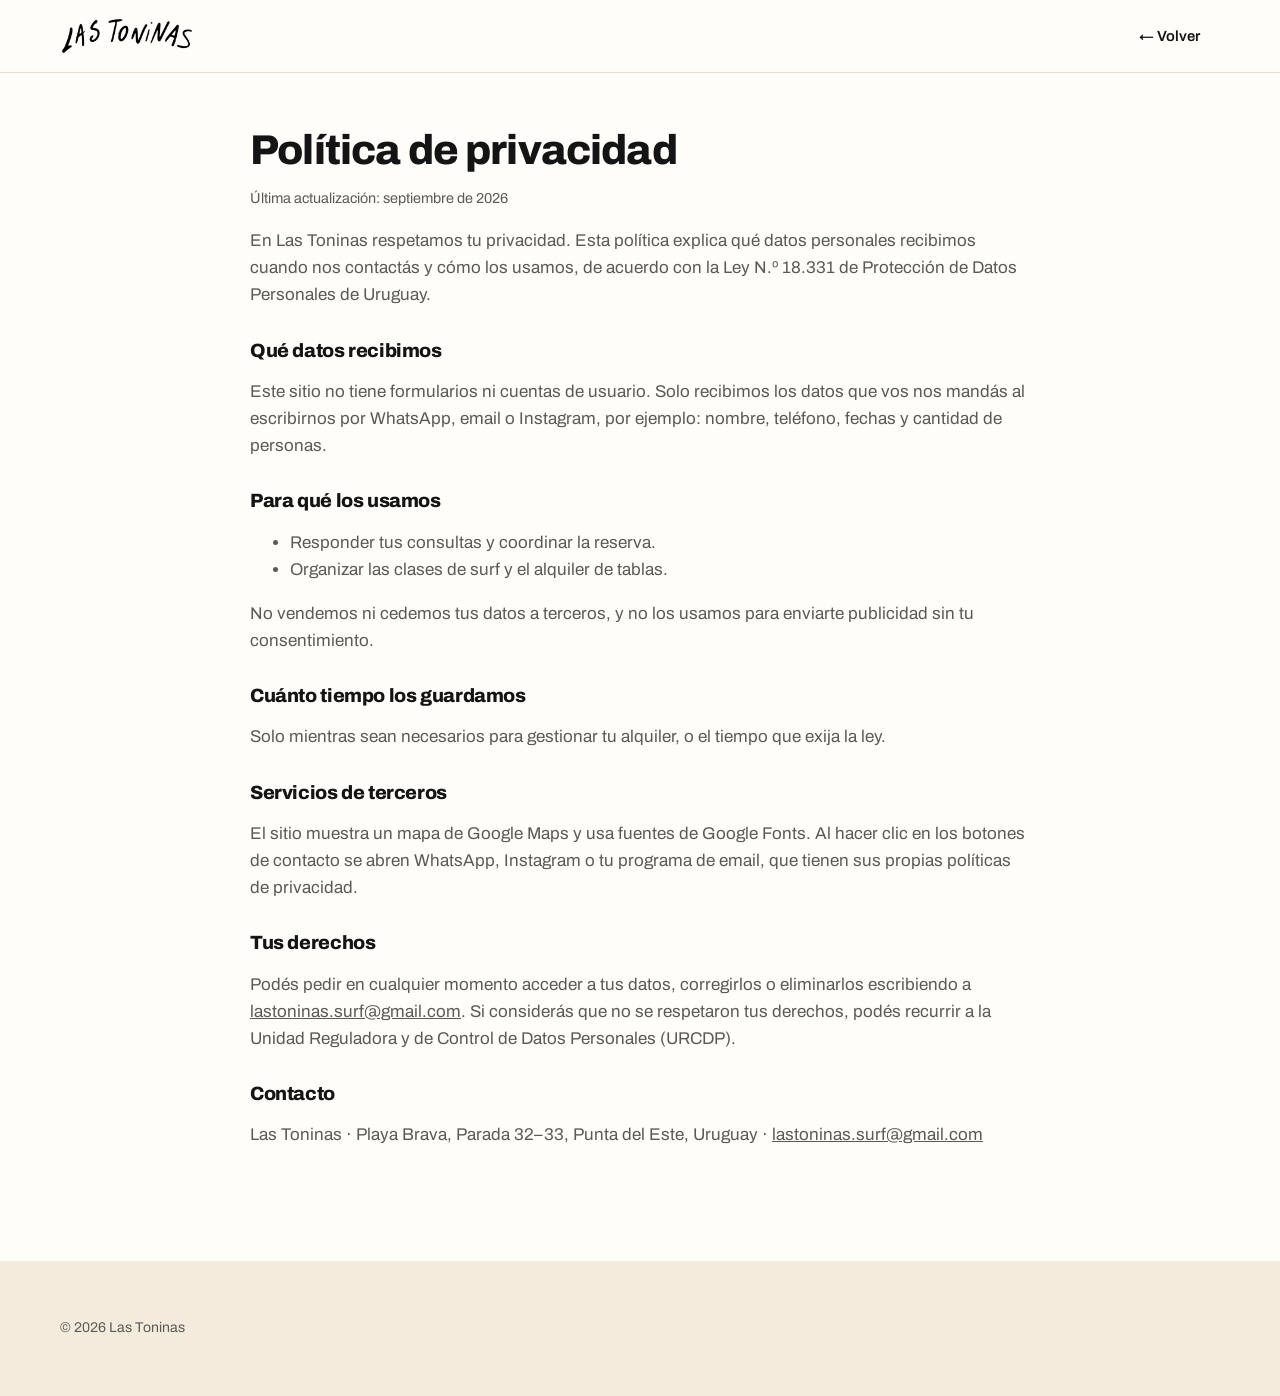
<file: privacidad.html>
<!doctype html>
<html lang="es">
<head>
  <meta charset="utf-8">
  <meta name="viewport" content="width=device-width, initial-scale=1">
  <title>Política de privacidad | Las Toninas</title>
  <meta name="robots" content="noindex">
  <link rel="icon" type="image/png" href="/favicon.png">
  <link href="https://fonts.googleapis.com/css2?family=Archivo:wght@400;500;600;800&family=Caveat:wght@600&display=swap" rel="stylesheet">
  <link rel="stylesheet" href="/styles.css">
  <style>
    .legal-page { padding: 56px 0 96px; }
    .legal-page h1 { color: var(--ink); font-size: clamp(2rem, 5vw, 2.6rem); margin-bottom: .4rem; }
    .legal-page h2 { color: var(--ink); font-size: 1.2rem; margin: 2rem 0 .5rem; }
    .legal-page p, .legal-page li { color: var(--muted); }
    .legal-page .updated { font-size: .9rem; }
  </style>
</head>
<body>
<header class="site-header">
  <div class="wrap header-inner">
    <a href="/" class="brand" aria-label="Volver al inicio"><img src="/logo.png" alt="Las Toninas" width="900" height="255"></a>
    <a href="/" class="btn btn-ghost btn-sm" style="margin-left:auto">← Volver</a>
  </div>
</header>
<main class="wrap narrow legal-page">
  <h1>Política de privacidad</h1>
  <p class="updated">Última actualización: septiembre de 2026</p>

  <p>En Las Toninas respetamos tu privacidad. Esta política explica qué datos personales recibimos cuando nos contactás y cómo los usamos, de acuerdo con la Ley N.º 18.331 de Protección de Datos Personales de Uruguay.</p>

  <h2>Qué datos recibimos</h2>
  <p>Este sitio no tiene formularios ni cuentas de usuario. Solo recibimos los datos que vos nos mandás al escribirnos por WhatsApp, email o Instagram, por ejemplo: nombre, teléfono, fechas y cantidad de personas.</p>

  <h2>Para qué los usamos</h2>
  <ul>
    <li>Responder tus consultas y coordinar la reserva.</li>
    <li>Organizar las clases de surf y el alquiler de tablas.</li>
  </ul>
  <p>No vendemos ni cedemos tus datos a terceros, y no los usamos para enviarte publicidad sin tu consentimiento.</p>

  <h2>Cuánto tiempo los guardamos</h2>
  <p>Solo mientras sean necesarios para gestionar tu alquiler, o el tiempo que exija la ley.</p>

  <h2>Servicios de terceros</h2>
  <p>El sitio muestra un mapa de Google Maps y usa fuentes de Google Fonts. Al hacer clic en los botones de contacto se abren WhatsApp, Instagram o tu programa de email, que tienen sus propias políticas de privacidad.</p>

  <h2>Tus derechos</h2>
  <p>Podés pedir en cualquier momento acceder a tus datos, corregirlos o eliminarlos escribiendo a <a href="mailto:lastoninas.surf@gmail.com">lastoninas.surf@gmail.com</a>. Si considerás que no se respetaron tus derechos, podés recurrir a la Unidad Reguladora y de Control de Datos Personales (URCDP).</p>

  <h2>Contacto</h2>
  <p>Las Toninas · Playa Brava, Parada 32–33, Punta del Este, Uruguay · <a href="mailto:lastoninas.surf@gmail.com">lastoninas.surf@gmail.com</a></p>
</main>
<footer class="site-footer" style="padding-bottom:56px">
  <div class="wrap"><p class="legal" style="border:0;margin:0;padding:0">© 2026 Las Toninas</p></div>
</footer>
</body>
</html>
</file>
<file: styles.css>
/* Las Toninas — escuela de surf */
:root {
  --ink: #141414;
  --ink-2: #2b2b2b;
  --sky: #9DC2EE;
  --sky-soft: #E6F0FB;
  --sea: #1E5F8C;
  --sand: #F4EBDD;
  --sand-2: #EADFCB;
  --paper: #FFFDF9;
  --muted: #5d5a55;
  --line: #E6DED0;
  --radius: 18px;
  --font: "Archivo", system-ui, -apple-system, "Segoe UI", sans-serif;
  --hand: "Caveat", "Segoe Print", cursive;
}
* { box-sizing: border-box; }
html { scroll-behavior: smooth; scroll-padding-top: 80px; -webkit-text-size-adjust: 100%; }
body { margin: 0; font-family: var(--font); color: var(--ink); background: var(--paper); line-height: 1.6; font-size: 17px; overflow-x: hidden; }
img { max-width: 100%; display: block; }
a { color: inherit; }
h1, h2, h3 { margin: 0; line-height: 1.05; letter-spacing: -.02em; font-weight: 800; }
.wrap { width: min(1160px, 100% - 32px); margin-inline: auto; }
.narrow { width: min(780px, 100% - 32px); }
.center { text-align: center; margin-top: 2.4rem; }

/* Botones */
.btn { display: inline-flex; align-items: center; justify-content: center; gap: .55rem; font: 600 1rem/1 var(--font); padding: 1rem 1.6rem; border-radius: 999px; border: 2px solid transparent; cursor: pointer; text-decoration: none; transition: transform .15s ease, background .15s ease, color .15s ease; }
.btn:hover { transform: translateY(-2px); }
.btn:focus-visible, .lang button:focus-visible, .wa-btn:focus-visible, summary:focus-visible { outline: 3px solid var(--sea); outline-offset: 3px; }
.btn-ink { background: var(--ink); color: #fff; }
.btn-ink:hover { background: var(--sea); }
.btn-sky { background: var(--sky); color: var(--ink); }
.btn-sky:hover { background: #fff; }
.btn-outline { border-color: var(--ink); color: var(--ink); background: transparent; width: 100%; }
.btn-outline:hover { background: var(--ink); color: #fff; }
.btn-outline-light { border-color: #fff; color: #fff; }
.btn-outline-light:hover { background: #fff; color: var(--ink); }
.btn-sm { padding: .65rem 1.1rem; font-size: .92rem; }
.ico { width: 1.25em; height: 1.25em; flex: none; }

/* Header */
.site-header { position: sticky; top: 0; z-index: 50; background: rgba(255,253,249,.94); backdrop-filter: blur(10px); -webkit-backdrop-filter: blur(10px); border-bottom: 1px solid var(--line); }
.header-inner { display: flex; align-items: center; gap: 1.5rem; height: 72px; }
.brand img { height: 38px; width: auto; }
.main-nav { display: flex; gap: 1.5rem; margin-left: auto; }
.main-nav a { text-decoration: none; font-weight: 500; font-size: .95rem; padding: .3rem 0; border-bottom: 2px solid transparent; }
.main-nav a:hover { border-color: var(--sky); }
.header-actions { display: flex; align-items: center; gap: .8rem; }
.lang { display: flex; background: var(--sand); border-radius: 999px; padding: 3px; }
.lang button { font: 600 .78rem/1 var(--font); border: 0; background: transparent; color: var(--muted); padding: .45rem .6rem; border-radius: 999px; cursor: pointer; }
.lang button[aria-pressed="true"] { background: var(--ink); color: #fff; }
.menu-toggle { display: none; width: 44px; height: 44px; border: 0; background: transparent; cursor: pointer; position: relative; }
.menu-toggle span { position: absolute; left: 10px; right: 10px; height: 3px; background: var(--ink); border-radius: 2px; transition: transform .2s ease, top .2s ease; }
.menu-toggle span:first-child { top: 16px; }
.menu-toggle span:last-child { top: 25px; }
.menu-toggle[aria-expanded="true"] span:first-child { top: 20px; transform: rotate(45deg); }
.menu-toggle[aria-expanded="true"] span:last-child { top: 20px; transform: rotate(-45deg); }

/* Hero */
.hero { background: var(--sky-soft); padding: 64px 0 72px; overflow: hidden; }
.eyebrow { font-weight: 600; font-size: .8rem; letter-spacing: .12em; text-transform: uppercase; margin: 0 0 1rem; color: var(--sea); }
.hero h1 { font-size: clamp(2.5rem, 6.2vw, 5rem); }
.hero-row { display: flex; flex-wrap: wrap; align-items: flex-end; justify-content: space-between; gap: 1.4rem 3rem; margin-top: 1.4rem; }
.lead { font-size: 1.15rem; color: var(--muted); max-width: 40ch; margin: 0; }
.hero-ctas { display: flex; flex-wrap: wrap; gap: .8rem; }
.btn-outline-ink { border-color: var(--ink); color: var(--ink); background: transparent; }
.btn-outline-ink:hover { background: var(--ink); color: #fff; }
.carousel { position: relative; margin-top: 44px; border-radius: 22px; overflow: hidden; aspect-ratio: 16 / 8; background: var(--sky); touch-action: pan-y; }
.car-track { display: flex; height: 100%; transition: transform .6s cubic-bezier(.4,0,.2,1); }
.car-slide { flex: 0 0 100%; height: 100%; }
.car-slide img { width: 100%; height: 100%; object-fit: cover; object-position: var(--pos, 50% 50%); display: block; }
.car-arrow { position: absolute; top: 50%; transform: translateY(-50%); width: 48px; height: 48px; border-radius: 50%; border: 0; background: rgba(255,255,255,.9); color: var(--ink); font-size: 2rem; line-height: 1; cursor: pointer; display: grid; place-items: center; padding-bottom: 4px; box-shadow: 0 4px 14px rgba(0,0,0,.15); transition: background .15s ease; }
.car-arrow:hover { background: #fff; }
.car-prev { left: 16px; } .car-next { right: 16px; }
.car-dots { display: flex; justify-content: center; gap: 8px; margin-top: 16px; }
.car-dots button { width: 9px; height: 9px; border-radius: 999px; border: 0; padding: 0; background: rgba(20,20,20,.25); cursor: pointer; transition: width .2s ease, background .2s ease; }
.car-dots button[aria-current="true"] { width: 26px; background: var(--ink); }

/* Secciones */
.section { padding: 100px 0; }
.section-sky { background: var(--sky-soft); }
.section-sand { background: var(--sand); }
.section-ink { background: var(--ink); color: #fff; }
.section-head { max-width: 640px; margin: 0 auto 3rem; text-align: center; }
.section-head h2, .about-grid h2, .where-grid h2 { font-size: clamp(2rem, 4.4vw, 3.2rem); }
.section-head p:not(.kicker) { color: var(--muted); font-size: 1.1rem; margin: .8rem 0 0; }
.section-head.on-dark p:not(.kicker) { color: #cfcac2; }
.kicker { font-family: var(--hand); font-size: 1.7rem; color: var(--sea); margin: 0 0 .3rem; line-height: 1; }
.section-ink .kicker { color: var(--sky); }

/* Nosotros */
.about-grid { display: grid; grid-template-columns: 1fr 1fr; gap: 4rem; align-items: center; }
.about-photo { position: relative; }
.about-photo img { border-radius: var(--radius); aspect-ratio: 4 / 3.2; object-fit: cover; width: 100%; height: auto; }
.hand-note { position: absolute; right: -10px; bottom: -22px; background: var(--sky); font-family: var(--hand); font-size: 2rem; padding: .2rem 1.1rem; border-radius: 999px; transform: rotate(-6deg); }
.about-grid p:not(.kicker) { color: var(--muted); margin: 1rem 0 0; }
.stats { list-style: none; padding: 0; margin: 2rem 0 0; display: grid; grid-template-columns: repeat(3, 1fr); gap: 1rem; border-top: 1px solid var(--line); padding-top: 1.5rem; }
.stats strong { display: block; font-size: 2rem; font-weight: 800; line-height: 1; }
.stats span { color: var(--muted); font-size: .92rem; }

/* Clases */
.class-cards { display: grid; grid-template-columns: repeat(3, 1fr); gap: 1.4rem; }
.class-card { background: #fff; border-radius: var(--radius); padding: 2rem 1.8rem; }
.class-card .num { font-family: var(--hand); font-size: 2.2rem; color: var(--sea); line-height: 1; }
.class-card h3 { font-size: 1.45rem; margin: .6rem 0 .5rem; }
.class-card p { color: var(--muted); margin: 0; }
.gift { text-align: center; margin: 1.4rem 0 0; font-family: var(--hand); font-size: 1.6rem; }

/* Instructores */
.inst-grid { display: grid; grid-template-columns: 1fr 1fr; gap: 1.2rem; }
.inst-grid figure { margin: 0; border-radius: var(--radius); overflow: hidden; }
.inst-grid img { width: 100%; height: 100%; object-fit: cover; aspect-ratio: 4 / 3; }
.inst-grid .inst-big { grid-column: 1 / -1; }
.inst-grid .inst-big img { aspect-ratio: 21 / 9; object-position: 45% 55%; }
@media (max-width: 860px) { .inst-grid { grid-template-columns: 1fr; } .inst-grid .inst-big img { aspect-ratio: 4 / 3; } }

/* Tablas */
.board-cards { display: grid; grid-template-columns: repeat(4, 1fr); gap: 1.2rem; }
.board-card { border: 1px solid var(--line); border-radius: var(--radius); padding: 1.6rem; display: flex; flex-direction: column; align-items: center; text-align: center; background: #fff; }
.board-img { height: 300px; overflow: hidden; width: 100%; background: var(--sky-soft); border-radius: 12px; display: grid; place-items: center; padding: 18px; margin-bottom: 1.3rem; }
.board-img img { height: 100%; max-width: 100%; width: auto; min-height: 0; object-fit: contain; filter: drop-shadow(0 10px 14px rgba(0,0,0,.12)); }
.board-card h3 { font-size: 1.5rem; }
.board-card .size { font-family: var(--hand); font-size: 1.5rem; color: var(--sea); margin: .1rem 0 .4rem; line-height: 1.1; }
.board-card p:not(.size) { color: var(--muted); margin: 0 0 1.4rem; flex: 1; }
.board-card .size { margin-bottom: 1.2rem; }
.board-card .btn { margin-top: auto; padding: .85rem .7rem; font-size: .88rem; white-space: nowrap; }
.board-card h3 { font-size: 1.4rem; }
.note { text-align: center; color: var(--muted); font-size: .95rem; margin: 1.8rem 0 0; }

/* Ubicación */
.where-grid { display: grid; grid-template-columns: .9fr 1.1fr; gap: 3.5rem; align-items: center; }
.where-grid > div > p:not(.kicker) { color: var(--muted); margin: 1rem 0 0; }
.info { list-style: none; padding: 0; margin: 1.6rem 0 2rem; display: grid; gap: .8rem; }
.info li { background: var(--paper); border-radius: 12px; padding: .9rem 1.1rem; display: grid; }
.info span { font-size: .8rem; text-transform: uppercase; letter-spacing: .08em; color: var(--muted); }
.map { border-radius: var(--radius); overflow: hidden; aspect-ratio: 4 / 3; background: var(--sand-2); }
.map iframe { width: 100%; height: 100%; border: 0; display: block; }

/* FAQ */
.faq { display: grid; gap: .7rem; }
.faq details { border: 1px solid var(--line); border-radius: 14px; background: #fff; }
.faq details[open] { border-color: var(--ink); }
.faq summary { list-style: none; cursor: pointer; font-weight: 600; font-size: 1.05rem; padding: 1.1rem 3rem 1.1rem 1.3rem; position: relative; }
.faq summary::-webkit-details-marker { display: none; }
.faq summary::after { content: "+"; position: absolute; right: 1.3rem; top: 50%; transform: translateY(-50%); font-size: 1.5rem; font-weight: 400; }
.faq details[open] summary::after { content: "–"; }
.faq details p { margin: 0; padding: 0 1.3rem 1.2rem; color: var(--muted); }

/* Contacto */
.contact-grid { display: grid; grid-template-columns: repeat(4, 1fr); gap: 1rem; }
.contact-card { display: flex; flex-direction: column; gap: .3rem; text-decoration: none; background: var(--ink-2); border-radius: var(--radius); padding: 1.6rem; transition: background .15s ease, transform .15s ease; }
.contact-card:hover { background: var(--sea); transform: translateY(-3px); }
.contact-card .ico { width: 30px; height: 30px; color: var(--sky); margin-bottom: .5rem; }
.c-label { font-size: .8rem; text-transform: uppercase; letter-spacing: .08em; color: #bdb8af; }
.c-value { font-weight: 600; font-size: 1.05rem; word-break: break-word; }

/* Footer */
.site-footer { background: var(--sand); padding: 56px 0 100px; }
.footer-inner { display: grid; grid-template-columns: auto 1fr; gap: 1rem 3rem; align-items: center; }
.footer-logo { height: 54px; width: auto; }
.footer-info p { margin: .15rem 0; color: var(--muted); }
.footer-info a, .legal a { color: var(--ink); font-weight: 500; }
.seo-block { grid-column: 1 / -1; border-top: 1px solid var(--sand-2); padding-top: 1.4rem; }
.seo-block h2 { font-size: 1.05rem; margin: 0 0 .5rem; letter-spacing: 0; }
.seo-block p { font-size: .9rem; color: var(--muted); margin: .35rem 0; max-width: 90ch; }
.seo-block strong { color: var(--ink); font-weight: 600; }
.legal { grid-column: 1 / -1; font-size: .88rem; color: var(--muted); margin: .6rem 0 0; }

/* WhatsApp flotante */
.wa-float { position: fixed; right: 18px; bottom: 18px; z-index: 60; display: flex; flex-direction: column; align-items: flex-end; gap: .7rem; }
.wa-btn { width: 62px; height: 62px; border-radius: 50%; border: 0; background: #25D366; color: #fff; cursor: pointer; display: grid; place-items: center; box-shadow: 0 8px 22px rgba(0,0,0,.2); }
.wa-btn svg { width: 34px; height: 34px; }
.wa-panel { background: #fff; border-radius: 16px; padding: 1rem; box-shadow: 0 12px 34px rgba(0,0,0,.2); min-width: 230px; display: grid; gap: .5rem; }
.wa-panel[hidden] { display: none; }
.wa-panel p { margin: 0 0 .2rem; font-weight: 600; font-size: .95rem; }
.wa-panel a { text-decoration: none; font-weight: 600; background: var(--sand); padding: .7rem 1rem; border-radius: 10px; }
.wa-panel a:hover { background: var(--sky); }

/* Responsive */
@media (max-width: 1020px) {
  .board-cards { grid-template-columns: repeat(2, 1fr); max-width: 760px; margin-inline: auto; }
  .main-nav { gap: 1rem; } .main-nav a { font-size: .88rem; }
  .hide-mobile { display: none; }
  .contact-grid { grid-template-columns: repeat(2, 1fr); }
}
@media (max-width: 860px) {
  .menu-toggle { display: block; }
  .main-nav { position: absolute; left: 0; right: 0; top: 72px; flex-direction: column; gap: 0; background: var(--paper); border-bottom: 1px solid var(--line); padding: .5rem 16px 1rem; display: none; }
  .main-nav.open { display: flex; }
  .main-nav a { font-size: 1.05rem; padding: .85rem 0; border-bottom: 1px solid var(--line); }
  .header-actions { margin-left: auto; }
  .hero { padding: 36px 0 48px; }
  .carousel { margin-top: 28px; aspect-ratio: 4 / 3.6; }
  .about-grid, .where-grid { grid-template-columns: 1fr; gap: 2.5rem; }
  .class-cards, .board-cards { grid-template-columns: 1fr; }
  .board-cards { max-width: 460px; margin-inline: auto; }
  .section { padding: 72px 0; }
}
@media (max-width: 520px) {
  .brand img { height: 30px; }
  .lang button { padding: .4rem .45rem; }
  .hero-ctas .btn { width: 100%; }
  .contact-grid { grid-template-columns: 1fr; }
  .footer-inner { grid-template-columns: 1fr; }
  .hand-note { right: 8px; }
  .board-img { height: 240px; }
}

/* ---------- Celular: ajustes finos ---------- */
@media (max-width: 600px) {
  body { font-size: 16px; }
  .header-inner { height: 62px; }
  .main-nav { top: 62px; }
  html { scroll-padding-top: 70px; }
  .hero { padding: 26px 0 36px; }
  .eyebrow { font-size: .7rem; letter-spacing: .1em; margin-bottom: .7rem; }
  .hero h1 { font-size: 2.35rem; line-height: 1.04; }
  .hero-row { margin-top: 1rem; gap: 1.2rem; }
  .lead { font-size: 1rem; }
  .hero-ctas { width: 100%; display: grid; grid-template-columns: 1fr; gap: .6rem; }
  .hero-ctas .btn { width: 100%; padding: .9rem .6rem; font-size: .92rem; }
  .carousel { margin-top: 22px; aspect-ratio: 4 / 4.4; border-radius: 16px; }
  .car-slide img { object-position: var(--pos-m, 50% 50%); }
  .car-arrow { width: 38px; height: 38px; font-size: 1.6rem; }
  .car-prev { left: 10px; } .car-next { right: 10px; }
  .section { padding: 56px 0; }
  .section-head { margin-bottom: 2rem; }
  .section-head h2, .where-grid h2 { font-size: 1.9rem; }
  .kicker { font-size: 1.45rem; }
  .class-cards { gap: .8rem; }
  .class-card { padding: 1.3rem 1.3rem; display: grid; grid-template-columns: 44px 1fr; column-gap: .9rem; }
  .class-card .num { font-size: 1.8rem; grid-row: span 2; }
  .class-card h3 { font-size: 1.2rem; margin: .1rem 0 .3rem; }
  .center { margin-top: 1.6rem; }
  .board-cards { gap: .9rem; }
  .board-card { padding: 1rem; display: grid; grid-template-columns: 110px 1fr; column-gap: 1rem; text-align: left; align-items: center; }
  .board-img { height: 150px; margin: 0; grid-row: span 2; padding: 10px; }
  .board-card h3 { align-self: end; }
  .board-card .size { align-self: start; }
  .board-card h3 { font-size: 1.25rem; }
  .board-card .size { font-size: 1.3rem; margin: 0 0 .2rem; }
  .board-card p:not(.size) { font-size: .92rem; margin: 0 0 .8rem; }
  .board-card p:not(.size) { margin-bottom: 0; }
  .board-card .size { margin-bottom: 0; }
  .board-card .btn { grid-column: 1 / -1; margin-top: .9rem; padding: .75rem .8rem; font-size: .9rem; }
  .where-grid { gap: 1.6rem; }
  .info { margin: 1.2rem 0 1.4rem; }
  .inst-grid { grid-template-columns: 1fr 1fr; gap: .6rem; }
  .inst-grid .inst-big img, .inst-grid img { aspect-ratio: 1 / 1; }
  .inst-grid .inst-big img { aspect-ratio: 16 / 10; }
  .contact-grid { gap: .7rem; }
  .contact-card { padding: 1.1rem 1.2rem; display: grid; grid-template-columns: 34px 1fr; column-gap: .8rem; align-items: center; }
  .contact-card .ico { margin: 0; grid-row: span 2; width: 26px; height: 26px; }
  .wa-float { right: 14px; bottom: 14px; }
  .wa-btn { width: 54px; height: 54px; }
  .wa-btn svg { width: 30px; height: 30px; }
}

@media (prefers-reduced-motion: reduce) { .car-track { transition: none; } * { transition: none !important; scroll-behavior: auto !important; } }
</file>
